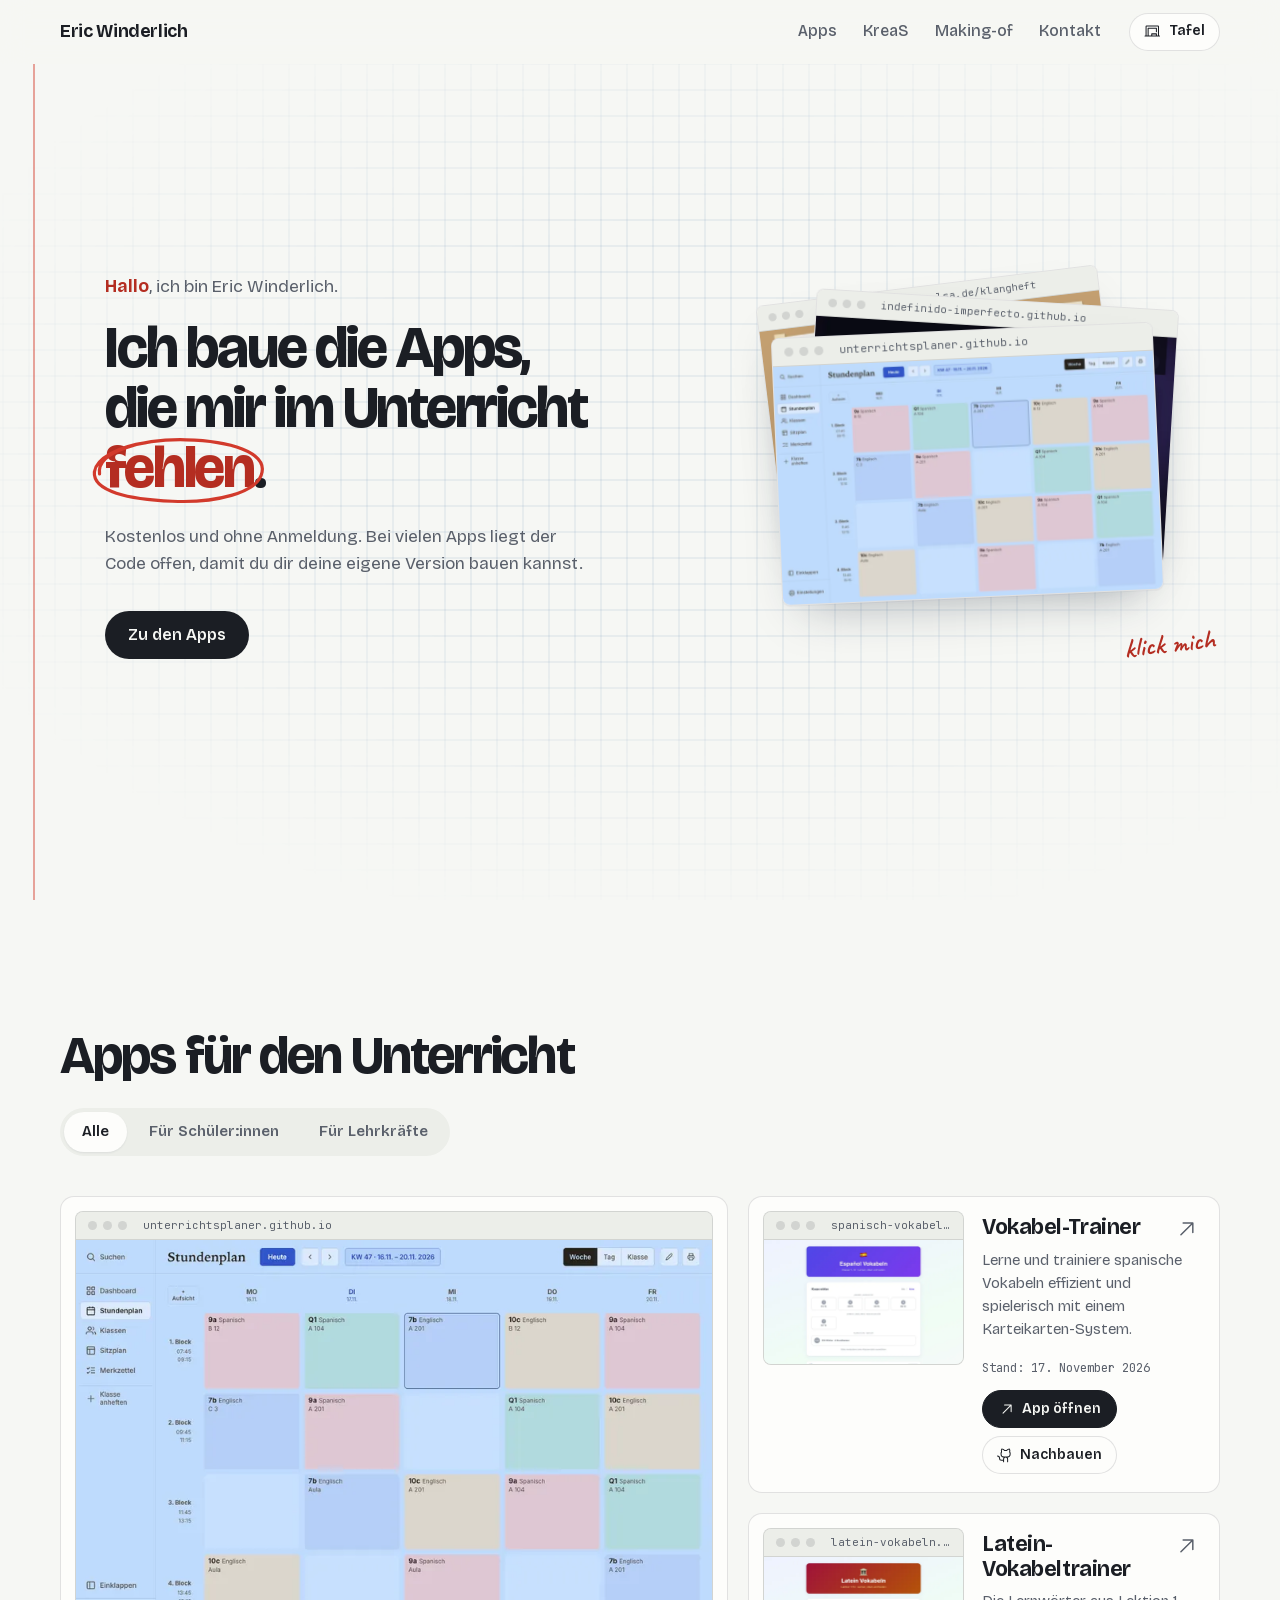
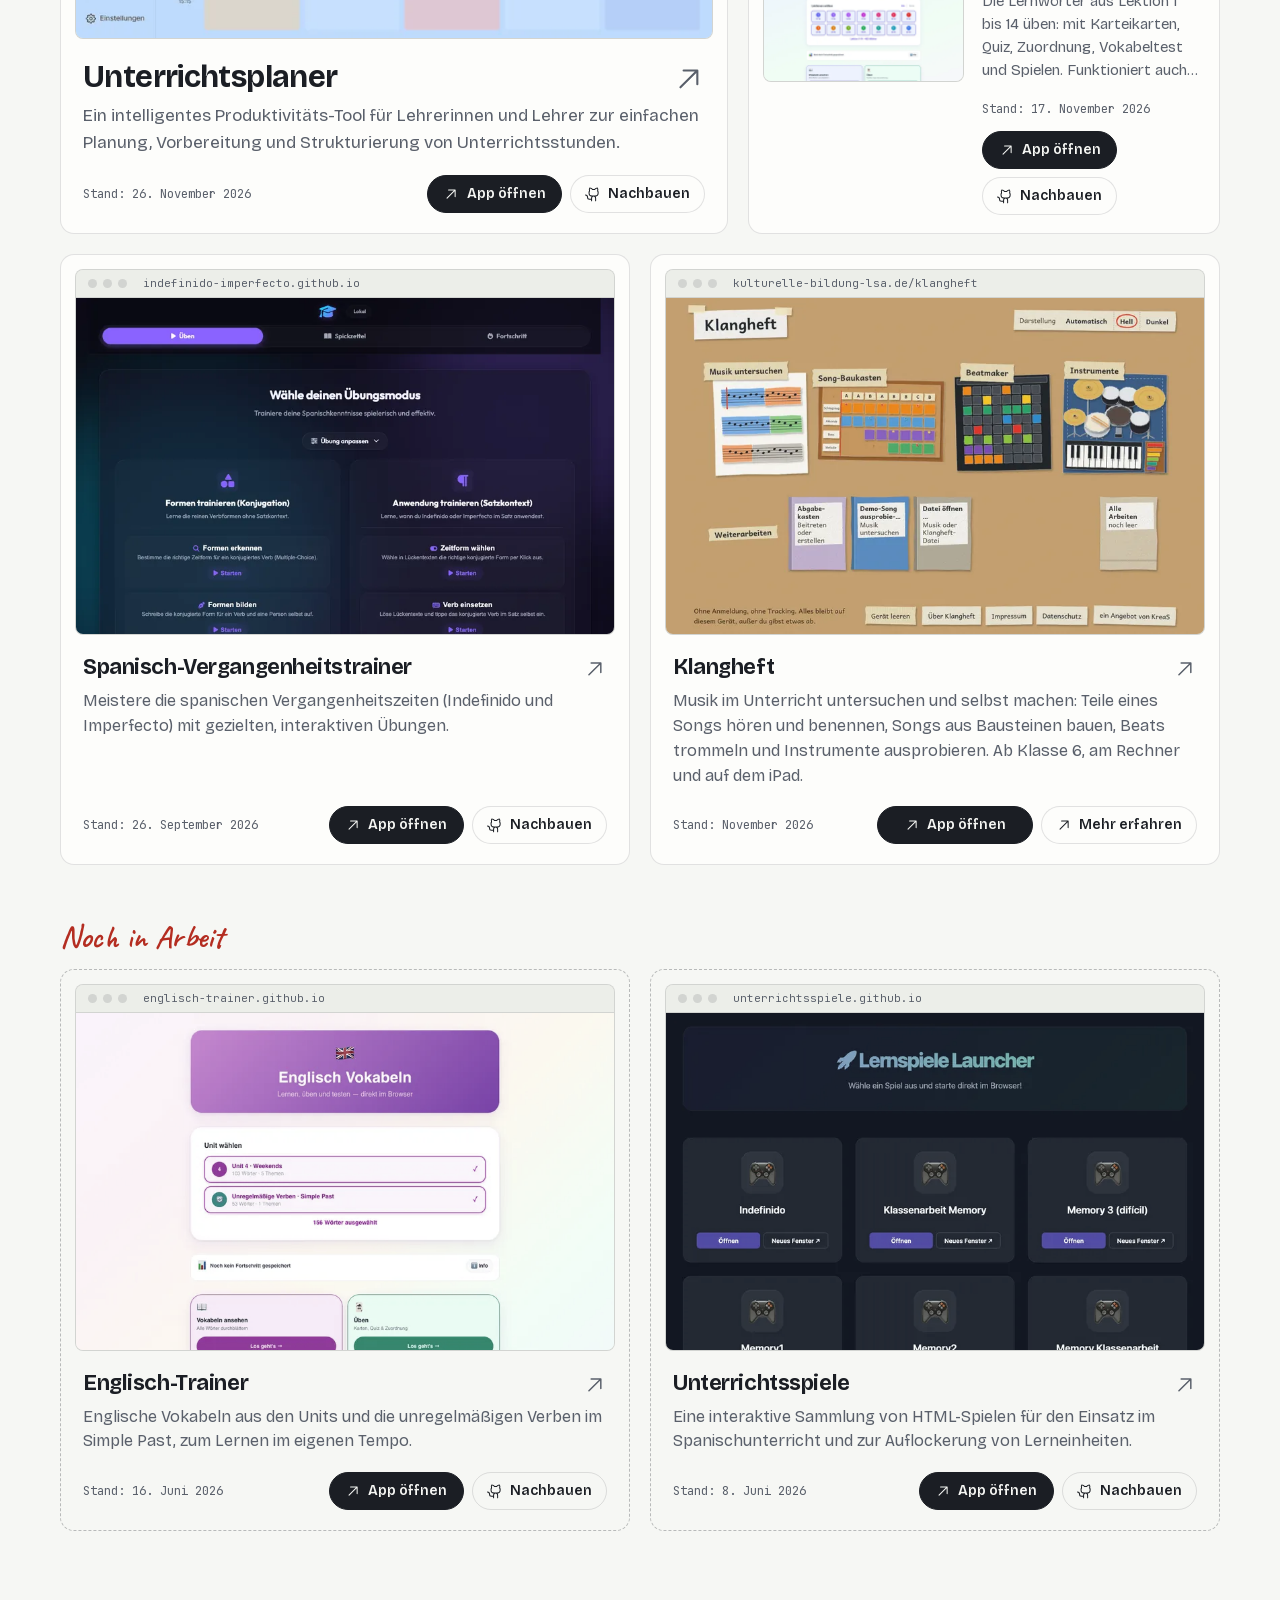
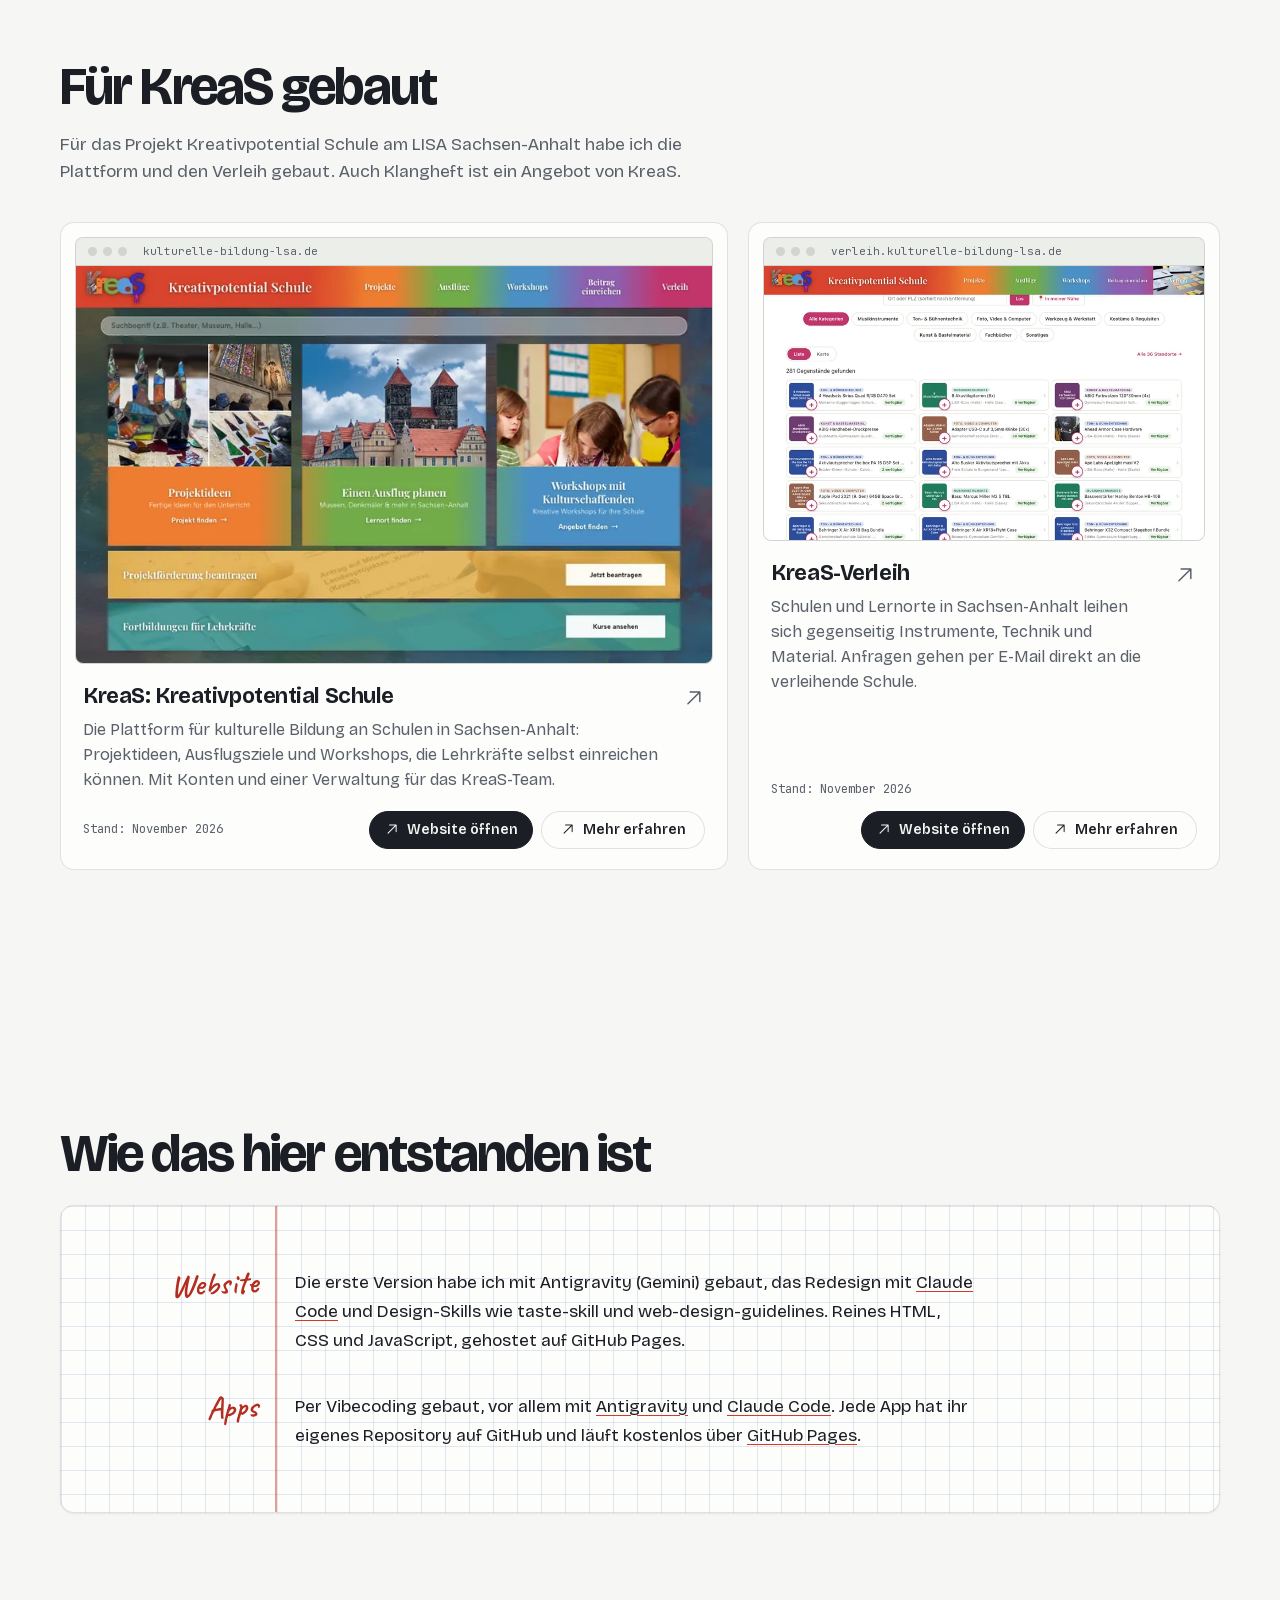
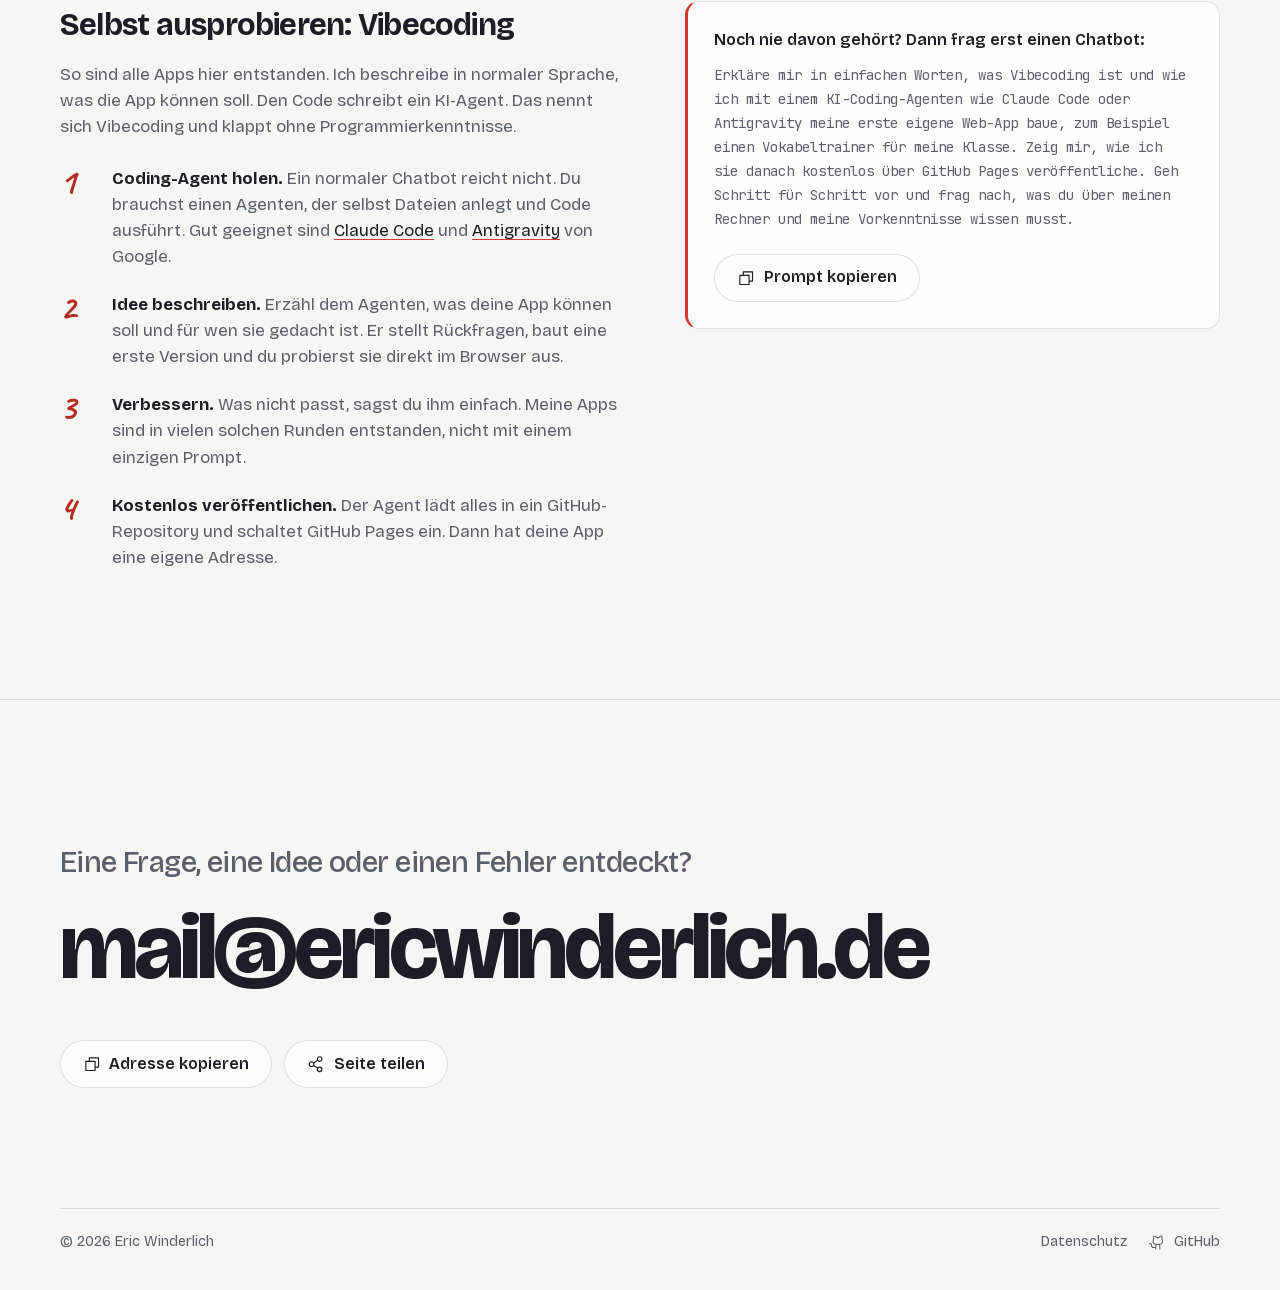
<file: index.html>
<!DOCTYPE html>
<html lang="de">
<head>
  <meta charset="UTF-8">
  <meta name="viewport" content="width=device-width, initial-scale=1.0">
  <title>Eric Winderlich | Apps für den Unterricht</title>
  <meta name="description" content="Lern-Apps für Spanisch und Englisch sowie ein Unterrichtsplaner für Lehrkräfte. Kostenlos und Open Source.">
  <meta name="theme-color" content="#f6f7f4">
  <meta property="og:type" content="website">
  <meta property="og:url" content="https://www.ericwinderlich.de/">
  <meta property="og:title" content="Eric Winderlich | Apps für den Unterricht">
  <meta property="og:description" content="Lern-Apps für Spanisch und Englisch sowie ein Unterrichtsplaner für Lehrkräfte. Kostenlos und Open Source.">
  <meta property="og:image" content="https://www.ericwinderlich.de/img/og.png">
  <link rel="icon" href="/img/favicon.svg" type="image/svg+xml">

  <link rel="preload" href="/fonts/bricolage-grotesque.woff2" as="font" type="font/woff2" crossorigin>
  <link rel="stylesheet" href="/fonts/fonts.css">
  <link rel="stylesheet" href="/style.css?v=57">

  <script>
    // Theme vor dem ersten Rendern setzen, damit nichts aufblitzt
    (function () {
      document.documentElement.classList.add('js');
      var t = null;
      try { t = localStorage.getItem('theme'); } catch (e) {}
      if (t === 'light' || t === 'dark') document.documentElement.dataset.theme = t;
    })();
  </script>
  <!-- Besucherzählung ohne Cookies (GoatCounter), siehe Datenschutz -->
  <script data-goatcounter="https://winderlich.goatcounter.com/count" async src="/js/count.js?v=1"></script>
</head>
<body data-page="home">
<svg xmlns="http://www.w3.org/2000/svg" style="display:none" aria-hidden="true">
  <symbol id="i-arrow-up-right" viewBox="0 0 256 256"><path d="M200,64V168a8,8,0,0,1-16,0V83.31L69.66,197.66a8,8,0,0,1-11.32-11.32L172.69,72H88a8,8,0,0,1,0-16H192A8,8,0,0,1,200,64Z"/></symbol>
  <symbol id="i-github-logo" viewBox="0 0 256 256"><path d="M208.31,75.68A59.78,59.78,0,0,0,202.93,28,8,8,0,0,0,196,24a59.75,59.75,0,0,0-48,24H124A59.75,59.75,0,0,0,76,24a8,8,0,0,0-6.93,4,59.78,59.78,0,0,0-5.38,47.68A58.14,58.14,0,0,0,56,104v8a56.06,56.06,0,0,0,48.44,55.47A39.8,39.8,0,0,0,96,192v8H72a24,24,0,0,1-24-24A40,40,0,0,0,8,136a8,8,0,0,0,0,16,24,24,0,0,1,24,24,40,40,0,0,0,40,40H96v16a8,8,0,0,0,16,0V192a24,24,0,0,1,48,0v40a8,8,0,0,0,16,0V192a39.8,39.8,0,0,0-8.44-24.53A56.06,56.06,0,0,0,216,112v-8A58.14,58.14,0,0,0,208.31,75.68ZM200,112a40,40,0,0,1-40,40H112a40,40,0,0,1-40-40v-8a41.74,41.74,0,0,1,6.9-22.48A8,8,0,0,0,80,73.83a43.81,43.81,0,0,1,.79-33.58,43.88,43.88,0,0,1,32.32,20.06A8,8,0,0,0,119.82,64h32.35a8,8,0,0,0,6.74-3.69,43.87,43.87,0,0,1,32.32-20.06A43.81,43.81,0,0,1,192,73.83a8.09,8.09,0,0,0,1,7.65A41.72,41.72,0,0,1,200,104Z"/></symbol>
  <symbol id="i-play" viewBox="0 0 256 256"><path d="M240,128a15.74,15.74,0,0,1-7.6,13.51L88.32,229.65a16,16,0,0,1-16.2.3A15.86,15.86,0,0,1,64,216.13V39.87a15.86,15.86,0,0,1,8.12-13.82,16,16,0,0,1,16.2.3L232.4,114.49A15.74,15.74,0,0,1,240,128Z"/></symbol>
  <symbol id="i-pause" viewBox="0 0 256 256"><path d="M216,48V208a16,16,0,0,1-16,16H160a16,16,0,0,1-16-16V48a16,16,0,0,1,16-16h40A16,16,0,0,1,216,48ZM96,32H56A16,16,0,0,0,40,48V208a16,16,0,0,0,16,16H96a16,16,0,0,0,16-16V48A16,16,0,0,0,96,32Z"/></symbol>
  <symbol id="i-skip-back" viewBox="0 0 256 256"><path d="M208,47.88V208.12a16,16,0,0,1-24.43,13.43L64,146.77V216a8,8,0,0,1-16,0V40a8,8,0,0,1,16,0v69.23L183.57,34.45A15.95,15.95,0,0,1,208,47.88Z"/></symbol>
  <symbol id="i-skip-forward" viewBox="0 0 256 256"><path d="M208,40V216a8,8,0,0,1-16,0V146.77L72.43,221.55A15.95,15.95,0,0,1,48,208.12V47.88A15.95,15.95,0,0,1,72.43,34.45L192,109.23V40a8,8,0,0,1,16,0Z"/></symbol>
  <symbol id="i-spotify-logo" viewBox="0 0 256 256"><path d="M128,24A104,104,0,1,0,232,128,104.11,104.11,0,0,0,128,24Zm0,192a88,88,0,1,1,88-88A88.1,88.1,0,0,1,128,216Zm31.07-46.26a8,8,0,0,1-10.81,3.33,42.79,42.79,0,0,0-40.52,0,8,8,0,0,1-7.48-14.14,59.33,59.33,0,0,1,55.48,0A8,8,0,0,1,159.07,169.74Zm32-56a8,8,0,0,1-10.83,3.29,110.62,110.62,0,0,0-104.46,0,8,8,0,0,1-7.54-14.12,126.67,126.67,0,0,1,119.54,0A8,8,0,0,1,191.06,113.76Zm-16,28a8,8,0,0,1-10.82,3.3,77,77,0,0,0-72.48,0,8,8,0,0,1-7.52-14.12,93,93,0,0,1,87.52,0A8,8,0,0,1,175.06,141.76Z"/></symbol>
  <symbol id="i-music-notes" viewBox="0 0 256 256"><path d="M212.92,17.69a8,8,0,0,0-6.86-1.45l-128,32A8,8,0,0,0,72,56V166.08A36,36,0,1,0,88,196V110.25l112-28v51.83A36,36,0,1,0,216,164V24A8,8,0,0,0,212.92,17.69ZM52,216a20,20,0,1,1,20-20A20,20,0,0,1,52,216ZM88,93.75V62.25l112-28v31.5ZM180,184a20,20,0,1,1,20-20A20,20,0,0,1,180,184Z"/></symbol>
  <symbol id="i-youtube-logo" viewBox="0 0 256 256"><path d="M164.44,121.34l-48-32A8,8,0,0,0,104,96v64a8,8,0,0,0,12.44,6.66l48-32a8,8,0,0,0,0-13.32ZM120,145.05V111l25.58,17ZM234.33,69.52a24,24,0,0,0-14.49-16.4C185.56,39.88,131,40,128,40s-57.56-.12-91.84,13.12a24,24,0,0,0-14.49,16.4C19.08,79.5,16,97.74,16,128s3.08,48.5,5.67,58.48a24,24,0,0,0,14.49,16.41C69,215.56,120.4,216,127.34,216h1.32c6.94,0,58.37-.44,91.18-13.11a24,24,0,0,0,14.49-16.41c2.59-10,5.67-28.22,5.67-58.48S236.92,79.5,234.33,69.52Zm-15.49,113a8,8,0,0,1-4.77,5.49c-31.65,12.22-85.48,12-86,12H128c-.54,0-54.33.2-86-12a8,8,0,0,1-4.77-5.49C34.8,173.39,32,156.57,32,128s2.8-45.39,5.16-54.47A8,8,0,0,1,41.93,68c30.52-11.79,81.66-12,85.85-12h.27c.54,0,54.38-.18,86,12a8,8,0,0,1,4.77,5.49C221.2,82.61,224,99.43,224,128S221.2,173.39,218.84,182.47Z"/></symbol>
  <symbol id="i-copy" viewBox="0 0 256 256"><path d="M216,32H88a8,8,0,0,0-8,8V80H40a8,8,0,0,0-8,8V216a8,8,0,0,0,8,8H168a8,8,0,0,0,8-8V176h40a8,8,0,0,0,8-8V40A8,8,0,0,0,216,32ZM160,208H48V96H160Zm48-48H176V88a8,8,0,0,0-8-8H96V48H208Z"/></symbol>
  <symbol id="i-share-network" viewBox="0 0 256 256"><path d="M176,160a39.89,39.89,0,0,0-28.62,12.09l-46.1-29.63a39.8,39.8,0,0,0,0-28.92l46.1-29.63a40,40,0,1,0-8.66-13.45l-46.1,29.63a40,40,0,1,0,0,55.82l46.1,29.63A40,40,0,1,0,176,160Zm0-128a24,24,0,1,1-24,24A24,24,0,0,1,176,32ZM64,152a24,24,0,1,1,24-24A24,24,0,0,1,64,152Zm112,72a24,24,0,1,1,24-24A24,24,0,0,1,176,224Z"/></symbol>
  <symbol id="i-envelope-simple" viewBox="0 0 256 256"><path d="M224,48H32a8,8,0,0,0-8,8V192a16,16,0,0,0,16,16H216a16,16,0,0,0,16-16V56A8,8,0,0,0,224,48ZM203.43,64,128,133.15,52.57,64ZM216,192H40V74.19l82.59,75.71a8,8,0,0,0,10.82,0L216,74.19V192Z"/></symbol>
  <symbol id="i-check" viewBox="0 0 256 256"><path d="M229.66,77.66l-128,128a8,8,0,0,1-11.32,0l-56-56a8,8,0,0,1,11.32-11.32L96,188.69,218.34,66.34a8,8,0,0,1,11.32,11.32Z"/></symbol>
  <symbol id="i-chalkboard" viewBox="0 0 256 256"><path d="M240,192h-8V56a16,16,0,0,0-16-16H40A16,16,0,0,0,24,56V192H16a8,8,0,0,0,0,16H240a8,8,0,0,0,0-16ZM40,56H216V192H200V168a8,8,0,0,0-8-8H120a8,8,0,0,0-8,8v24H72V88H184v48a8,8,0,0,0,16,0V80a8,8,0,0,0-8-8H64a8,8,0,0,0-8,8V192H40ZM184,192H128V176h56Z"/></symbol>
  <symbol id="i-notebook" viewBox="0 0 256 256"><path d="M184,112a8,8,0,0,1-8,8H112a8,8,0,0,1,0-16h64A8,8,0,0,1,184,112Zm-8,24H112a8,8,0,0,0,0,16h64a8,8,0,0,0,0-16Zm48-88V208a16,16,0,0,1-16,16H48a16,16,0,0,1-16-16V48A16,16,0,0,1,48,32H208A16,16,0,0,1,224,48ZM48,208H72V48H48Zm160,0V48H88V208H208Z"/></symbol>
  <symbol id="i-x" viewBox="0 0 256 256"><path d="M205.66,194.34a8,8,0,0,1-11.32,11.32L128,139.31,61.66,205.66a8,8,0,0,1-11.32-11.32L116.69,128,50.34,61.66A8,8,0,0,1,61.66,50.34L128,116.69l66.34-66.35a8,8,0,0,1,11.32,11.32L139.31,128Z"/></symbol>

  <symbol id="i-calendar-blank" viewBox="0 0 256 256"><path d="M208,32H184V24a8,8,0,0,0-16,0v8H88V24a8,8,0,0,0-16,0v8H48A16,16,0,0,0,32,48V208a16,16,0,0,0,16,16H208a16,16,0,0,0,16-16V48A16,16,0,0,0,208,32ZM72,48v8a8,8,0,0,0,16,0V48h80v8a8,8,0,0,0,16,0V48h24V80H48V48ZM208,208H48V96H208V208Z"/></symbol>
  <symbol id="i-chart-bar" viewBox="0 0 256 256"><path d="M224,200h-8V40a8,8,0,0,0-8-8H152a8,8,0,0,0-8,8V80H96a8,8,0,0,0-8,8v40H48a8,8,0,0,0-8,8v64H32a8,8,0,0,0,0,16H224a8,8,0,0,0,0-16ZM160,48h40V200H160ZM104,96h40V200H104ZM56,144H88v56H56Z"/></symbol>
  <symbol id="i-armchair" viewBox="0 0 256 256"><path d="M216,88.8V72a40,40,0,0,0-40-40H80A40,40,0,0,0,40,72V88.8a40,40,0,0,0,0,78.4V200a16,16,0,0,0,16,16H200a16,16,0,0,0,16-16V167.2a40,40,0,0,0,0-78.4ZM80,48h96a24,24,0,0,1,24,24V88.8A40.07,40.07,0,0,0,168,128H88A40.07,40.07,0,0,0,56,88.8V72A24,24,0,0,1,80,48ZM208.39,152H208a8,8,0,0,0-8,8v40H56V160a8,8,0,0,0-8-8h-.39A24,24,0,1,1,72,128v40a8,8,0,0,0,16,0V144h80v24a8,8,0,0,0,16,0V128a24,24,0,1,1,24.39,24Z"/></symbol>
  <symbol id="i-lock-key" viewBox="0 0 256 256"><path d="M128,112a28,28,0,0,0-8,54.83V184a8,8,0,0,0,16,0V166.83A28,28,0,0,0,128,112Zm0,40a12,12,0,1,1,12-12A12,12,0,0,1,128,152Zm80-72H176V56a48,48,0,0,0-96,0V80H48A16,16,0,0,0,32,96V208a16,16,0,0,0,16,16H208a16,16,0,0,0,16-16V96A16,16,0,0,0,208,80ZM96,56a32,32,0,0,1,64,0V80H96ZM208,208H48V96H208V208Z"/></symbol>
  <symbol id="i-book-open" viewBox="0 0 256 256"><path d="M232,48H160a40,40,0,0,0-32,16A40,40,0,0,0,96,48H24a8,8,0,0,0-8,8V200a8,8,0,0,0,8,8H96a24,24,0,0,1,24,24,8,8,0,0,0,16,0,24,24,0,0,1,24-24h72a8,8,0,0,0,8-8V56A8,8,0,0,0,232,48ZM96,192H32V64H96a24,24,0,0,1,24,24V200A39.81,39.81,0,0,0,96,192Zm128,0H160a39.81,39.81,0,0,0-24,8V88a24,24,0,0,1,24-24h64Z"/></symbol>
  <symbol id="i-cards" viewBox="0 0 256 256"><path d="M184,72H40A16,16,0,0,0,24,88V200a16,16,0,0,0,16,16H184a16,16,0,0,0,16-16V88A16,16,0,0,0,184,72Zm0,128H40V88H184V200ZM232,56V176a8,8,0,0,1-16,0V56H64a8,8,0,0,1,0-16H216A16,16,0,0,1,232,56Z"/></symbol>
  <symbol id="i-game-controller" viewBox="0 0 256 256"><path d="M176,112H152a8,8,0,0,1,0-16h24a8,8,0,0,1,0,16ZM104,96H96V88a8,8,0,0,0-16,0v8H72a8,8,0,0,0,0,16h8v8a8,8,0,0,0,16,0v-8h8a8,8,0,0,0,0-16ZM241.48,200.65a36,36,0,0,1-54.94,4.81c-.12-.12-.24-.24-.35-.37L146.48,160h-37L69.81,205.09l-.35.37A36.08,36.08,0,0,1,44,216,36,36,0,0,1,8.56,173.75a.68.68,0,0,1,0-.14L24.93,89.52A59.88,59.88,0,0,1,83.89,40H172a60.08,60.08,0,0,1,59,49.25c0,.06,0,.12,0,.18l16.37,84.17a.68.68,0,0,1,0,.14A35.74,35.74,0,0,1,241.48,200.65ZM172,144a44,44,0,0,0,0-88H83.89A43.9,43.9,0,0,0,40.68,92.37l0,.13L24.3,176.59A20,20,0,0,0,58,194.3l41.92-47.59a8,8,0,0,1,6-2.71Zm59.7,32.59-8.74-45A60,60,0,0,1,172,160h-4.2L198,194.31a20.09,20.09,0,0,0,17.46,5.39,20,20,0,0,0,16.23-23.11Z"/></symbol>
  <symbol id="i-printer" viewBox="0 0 256 256"><path d="M214.67,72H200V40a8,8,0,0,0-8-8H64a8,8,0,0,0-8,8V72H41.33C27.36,72,16,82.77,16,96v80a8,8,0,0,0,8,8H56v32a8,8,0,0,0,8,8H192a8,8,0,0,0,8-8V184h32a8,8,0,0,0,8-8V96C240,82.77,228.64,72,214.67,72ZM72,48H184V72H72ZM184,208H72V160H184Zm40-40H200V152a8,8,0,0,0-8-8H64a8,8,0,0,0-8,8v16H32V96c0-4.41,4.19-8,9.33-8H214.67c5.14,0,9.33,3.59,9.33,8Zm-24-52a12,12,0,1,1-12-12A12,12,0,0,1,200,116Z"/></symbol>
  <symbol id="i-pencil-simple" viewBox="0 0 256 256"><path d="M227.31,73.37,182.63,28.68a16,16,0,0,0-22.63,0L36.69,152A15.86,15.86,0,0,0,32,163.31V208a16,16,0,0,0,16,16H92.69A15.86,15.86,0,0,0,104,219.31L227.31,96a16,16,0,0,0,0-22.63ZM92.69,208H48V163.31l88-88L180.69,120ZM192,108.68,147.31,64l24-24L216,84.68Z"/></symbol>
  <symbol id="i-text-aa" viewBox="0 0 256 256"><path d="M87.24,52.59a8,8,0,0,0-14.48,0l-64,136a8,8,0,1,0,14.48,6.81L39.9,160h80.2l16.66,35.4a8,8,0,1,0,14.48-6.81ZM47.43,144,80,74.79,112.57,144ZM200,96c-12.76,0-22.73,3.47-29.63,10.32a8,8,0,0,0,11.26,11.36c3.8-3.77,10-5.68,18.37-5.68,13.23,0,24,9,24,20v3.22A42.76,42.76,0,0,0,200,128c-22.06,0-40,16.15-40,36s17.94,36,40,36a42.73,42.73,0,0,0,24-7.25,8,8,0,0,0,16-.75V132C240,112.15,222.06,96,200,96Zm0,88c-13.23,0-24-9-24-20s10.77-20,24-20,24,9,24,20S213.23,184,200,184Z"/></symbol>
  <symbol id="i-lightbulb" viewBox="0 0 256 256"><path d="M176,232a8,8,0,0,1-8,8H88a8,8,0,0,1,0-16h80A8,8,0,0,1,176,232Zm40-128a87.55,87.55,0,0,1-33.64,69.21A16.24,16.24,0,0,0,176,186v6a16,16,0,0,1-16,16H96a16,16,0,0,1-16-16v-6a16,16,0,0,0-6.23-12.66A87.59,87.59,0,0,1,40,104.49C39.74,56.83,78.26,17.14,125.88,16A88,88,0,0,1,216,104Zm-16,0a72,72,0,0,0-73.74-72c-39,.92-70.47,33.39-70.26,72.39a71.65,71.65,0,0,0,27.64,56.3A32,32,0,0,1,96,186v6h64v-6a32.15,32.15,0,0,1,12.47-25.35A71.65,71.65,0,0,0,200,104Zm-16.11-9.34a57.6,57.6,0,0,0-46.56-46.55,8,8,0,0,0-2.66,15.78c16.57,2.79,30.63,16.85,33.44,33.45A8,8,0,0,0,176,104a9,9,0,0,0,1.35-.11A8,8,0,0,0,183.89,94.66Z"/></symbol>
  <symbol id="i-note" viewBox="0 0 256 256"><path d="M88,96a8,8,0,0,1,8-8h64a8,8,0,0,1,0,16H96A8,8,0,0,1,88,96Zm8,40h64a8,8,0,0,0,0-16H96a8,8,0,0,0,0,16Zm32,16H96a8,8,0,0,0,0,16h32a8,8,0,0,0,0-16ZM224,48V156.69A15.86,15.86,0,0,1,219.31,168L168,219.31A15.86,15.86,0,0,1,156.69,224H48a16,16,0,0,1-16-16V48A16,16,0,0,1,48,32H208A16,16,0,0,1,224,48ZM48,208H152V160a8,8,0,0,1,8-8h48V48H48Zm120-40v28.7L196.69,168Z"/></symbol>
  <symbol id="i-arrows-clockwise" viewBox="0 0 256 256"><path d="M224,48V96a8,8,0,0,1-8,8H168a8,8,0,0,1,0-16h28.69L182.06,73.37a79.56,79.56,0,0,0-56.13-23.43h-.45A79.52,79.52,0,0,0,69.59,72.71,8,8,0,0,1,58.41,61.27a96,96,0,0,1,135,.79L208,76.69V48a8,8,0,0,1,16,0ZM186.41,183.29a80,80,0,0,1-112.47-.66L59.31,168H88a8,8,0,0,0,0-16H40a8,8,0,0,0-8,8v48a8,8,0,0,0,16,0V179.31l14.63,14.63A95.43,95.43,0,0,0,130,222.06h.53a95.36,95.36,0,0,0,67.07-27.33,8,8,0,0,0-11.18-11.44Z"/></symbol>
  <symbol id="i-puzzle-piece" viewBox="0 0 256 256"><path d="M220.27,158.54a8,8,0,0,0-7.7-.46,20,20,0,1,1,0-36.16A8,8,0,0,0,224,114.69V72a16,16,0,0,0-16-16H171.78a35.36,35.36,0,0,0,.22-4,36.11,36.11,0,0,0-11.36-26.24,36,36,0,0,0-60.55,23.62,36.56,36.56,0,0,0,.14,6.62H64A16,16,0,0,0,48,72v32.22a35.36,35.36,0,0,0-4-.22,36.12,36.12,0,0,0-26.24,11.36,35.7,35.7,0,0,0-9.69,27,36.08,36.08,0,0,0,33.31,33.6,35.68,35.68,0,0,0,6.62-.14V208a16,16,0,0,0,16,16H208a16,16,0,0,0,16-16V165.31A8,8,0,0,0,220.27,158.54ZM208,208H64V165.31a8,8,0,0,0-11.43-7.23,20,20,0,1,1,0-36.16A8,8,0,0,0,64,114.69V72h46.69a8,8,0,0,0,7.23-11.43,20,20,0,1,1,36.16,0A8,8,0,0,0,161.31,72H208v32.23a35.68,35.68,0,0,0-6.62-.14A36,36,0,0,0,204,176a35.36,35.36,0,0,0,4-.22Z"/></symbol>
  <symbol id="i-cursor-click" viewBox="0 0 256 256"><path d="M88,24V16a8,8,0,0,1,16,0v8a8,8,0,0,1-16,0ZM16,104h8a8,8,0,0,0,0-16H16a8,8,0,0,0,0,16ZM124.42,39.16a8,8,0,0,0,10.74-3.58l8-16a8,8,0,0,0-14.31-7.16l-8,16A8,8,0,0,0,124.42,39.16Zm-96,81.69-16,8a8,8,0,0,0,7.16,14.31l16-8a8,8,0,1,0-7.16-14.31ZM219.31,184a16,16,0,0,1,0,22.63l-12.68,12.68a16,16,0,0,1-22.63,0L132.7,168,115,214.09c0,.1-.08.21-.13.32a15.83,15.83,0,0,1-14.6,9.59l-.79,0a15.83,15.83,0,0,1-14.41-11L32.8,52.92A16,16,0,0,1,52.92,32.8L213,85.07a16,16,0,0,1,1.41,29.8l-.32.13L168,132.69ZM208,195.31,156.69,144h0a16,16,0,0,1,4.93-26l.32-.14,45.95-17.64L48,48l52.2,159.86,17.65-46c0-.11.08-.22.13-.33a16,16,0,0,1,11.69-9.34,16.72,16.72,0,0,1,3-.28,16,16,0,0,1,11.3,4.69L195.31,208Z"/></symbol>
  <symbol id="i-projector-screen" viewBox="0 0 256 256"><path d="M232,64V48a16,16,0,0,0-16-16H40A16,16,0,0,0,24,48V64A16,16,0,0,0,40,80v96H32a8,8,0,0,0,0,16h88v17.38a24,24,0,1,0,16,0V192h88a8,8,0,0,0,0-16h-8V80A16,16,0,0,0,232,64ZM128,240a8,8,0,1,1,8-8A8,8,0,0,1,128,240ZM40,48H216V64H40ZM200,176H56V80H200Z"/></symbol>
  <symbol id="i-folder-plus" viewBox="0 0 256 256"><path d="M216,72H131.31L104,44.69A15.86,15.86,0,0,0,92.69,40H40A16,16,0,0,0,24,56V200.62A15.4,15.4,0,0,0,39.38,216H216.89A15.13,15.13,0,0,0,232,200.89V88A16,16,0,0,0,216,72ZM92.69,56l16,16H40V56ZM216,200H40V88H216Zm-88-88a8,8,0,0,1,8,8v16h16a8,8,0,0,1,0,16H136v16a8,8,0,0,1-16,0V152H104a8,8,0,0,1,0-16h16V120A8,8,0,0,1,128,112Z"/></symbol>
  <symbol id="i-user-circle-dashed" viewBox="0 0 256 256"><path d="M96.26,37A8,8,0,0,1,102,27.29a104.11,104.11,0,0,1,52,0,8,8,0,0,1-2,15.75,8.15,8.15,0,0,1-2-.26,88,88,0,0,0-44,0A8,8,0,0,1,96.26,37ZM33.35,110a8,8,0,0,0,9.85-5.57,87.88,87.88,0,0,1,22-38.09A8,8,0,0,0,53.8,55.14a103.92,103.92,0,0,0-26,45A8,8,0,0,0,33.35,110ZM150,213.22a88,88,0,0,1-44,0,8,8,0,0,0-4,15.49,104.11,104.11,0,0,0,52,0,8,8,0,0,0-4-15.49Zm62.8-108.77a8,8,0,0,0,15.42-4.28,104,104,0,0,0-26-45,8,8,0,1,0-11.41,11.21A88.14,88.14,0,0,1,212.79,104.45Zm15.44,51.39a103.68,103.68,0,0,1-30.68,49.47A8,8,0,0,1,185.07,203a64,64,0,0,0-114.14,0,8,8,0,0,1-12.48,2.32,103.74,103.74,0,0,1-30.68-49.49,8,8,0,0,1,15.42-4.27,87.58,87.58,0,0,0,19,34.88,79.57,79.57,0,0,1,36.1-28.77,48,48,0,1,1,59.38,0,79.57,79.57,0,0,1,36.1,28.77,87.58,87.58,0,0,0,19-34.88,8,8,0,1,1,15.42,4.28ZM128,152a32,32,0,1,0-32-32A32,32,0,0,0,128,152Z"/></symbol>
  <symbol id="i-user-circle" viewBox="0 0 256 256"><path d="M128,24A104,104,0,1,0,232,128,104.11,104.11,0,0,0,128,24ZM74.08,197.5a64,64,0,0,1,107.84,0,87.83,87.83,0,0,1-107.84,0ZM96,120a32,32,0,1,1,32,32A32,32,0,0,1,96,120Zm97.76,66.41a79.66,79.66,0,0,0-36.06-28.75,48,48,0,1,0-59.4,0,79.66,79.66,0,0,0-36.06,28.75,88,88,0,1,1,131.52,0Z"/></symbol>
  <symbol id="i-eye-slash" viewBox="0 0 256 256"><path d="M53.92,34.62A8,8,0,1,0,42.08,45.38L61.32,66.55C25,88.84,9.38,123.2,8.69,124.76a8,8,0,0,0,0,6.5c.35.79,8.82,19.57,27.65,38.4C61.43,194.74,93.12,208,128,208a127.11,127.11,0,0,0,52.07-10.83l22,24.21a8,8,0,1,0,11.84-10.76Zm47.33,75.84,41.67,45.85a32,32,0,0,1-41.67-45.85ZM128,192c-30.78,0-57.67-11.19-79.93-33.25A133.16,133.16,0,0,1,25,128c4.69-8.79,19.66-33.39,47.35-49.38l18,19.75a48,48,0,0,0,63.66,70l14.73,16.2A112,112,0,0,1,128,192Zm6-95.43a8,8,0,0,1,3-15.72,48.16,48.16,0,0,1,38.77,42.64,8,8,0,0,1-7.22,8.71,6.39,6.39,0,0,1-.75,0,8,8,0,0,1-8-7.26A32.09,32.09,0,0,0,134,96.57Zm113.28,34.69c-.42.94-10.55,23.37-33.36,43.8a8,8,0,1,1-10.67-11.92A132.77,132.77,0,0,0,231.05,128a133.15,133.15,0,0,0-23.12-30.77C185.67,75.19,158.78,64,128,64a118.37,118.37,0,0,0-19.36,1.57A8,8,0,1,1,106,49.79,134,134,0,0,1,128,48c34.88,0,66.57,13.26,91.66,38.35,18.83,18.83,27.3,37.62,27.65,38.41A8,8,0,0,1,247.31,131.26Z"/></symbol>
  <symbol id="i-laptop" viewBox="0 0 256 256"><path d="M232,168h-8V72a24,24,0,0,0-24-24H56A24,24,0,0,0,32,72v96H24a8,8,0,0,0-8,8v16a24,24,0,0,0,24,24H216a24,24,0,0,0,24-24V176A8,8,0,0,0,232,168ZM48,72a8,8,0,0,1,8-8H200a8,8,0,0,1,8,8v96H48ZM224,192a8,8,0,0,1-8,8H40a8,8,0,0,1-8-8v-8H224ZM152,88a8,8,0,0,1-8,8H112a8,8,0,0,1,0-16h32A8,8,0,0,1,152,88Z"/></symbol>
  <symbol id="i-prohibit" viewBox="0 0 256 256"><path d="M128,24A104,104,0,1,0,232,128,104.11,104.11,0,0,0,128,24Zm88,104a87.56,87.56,0,0,1-20.41,56.28L71.72,60.4A88,88,0,0,1,216,128ZM40,128A87.56,87.56,0,0,1,60.41,71.72L184.28,195.6A88,88,0,0,1,40,128Z"/></symbol>
  <symbol id="i-play-circle" viewBox="0 0 256 256"><path d="M128,24A104,104,0,1,0,232,128,104.11,104.11,0,0,0,128,24Zm0,192a88,88,0,1,1,88-88A88.1,88.1,0,0,1,128,216Zm48.24-94.78-64-40A8,8,0,0,0,100,88v80a8,8,0,0,0,12.24,6.78l64-40a8,8,0,0,0,0-13.56ZM116,153.57V102.43L156.91,128Z"/></symbol>
  <symbol id="i-arrows-out" viewBox="0 0 256 256"><path d="M216,48V96a8,8,0,0,1-16,0V67.31l-42.34,42.35a8,8,0,0,1-11.32-11.32L188.69,56H160a8,8,0,0,1,0-16h48A8,8,0,0,1,216,48ZM98.34,146.34,56,188.69V160a8,8,0,0,0-16,0v48a8,8,0,0,0,8,8H96a8,8,0,0,0,0-16H67.31l42.35-42.34a8,8,0,0,0-11.32-11.32ZM208,152a8,8,0,0,0-8,8v28.69l-42.34-42.35a8,8,0,0,0-11.32,11.32L188.69,200H160a8,8,0,0,0,0,16h48a8,8,0,0,0,8-8V160A8,8,0,0,0,208,152ZM67.31,56H96a8,8,0,0,0,0-16H48a8,8,0,0,0-8,8V96a8,8,0,0,0,16,0V67.31l42.34,42.35a8,8,0,0,0,11.32-11.32Z"/></symbol>
  <symbol id="i-git-fork" viewBox="0 0 256 256"><path d="M224,64a32,32,0,1,0-40,31v17a8,8,0,0,1-8,8H80a8,8,0,0,1-8-8V95a32,32,0,1,0-16,0v17a24,24,0,0,0,24,24h40v25a32,32,0,1,0,16,0V136h40a24,24,0,0,0,24-24V95A32.06,32.06,0,0,0,224,64ZM48,64A16,16,0,1,1,64,80,16,16,0,0,1,48,64Zm96,128a16,16,0,1,1-16-16A16,16,0,0,1,144,192ZM192,80a16,16,0,1,1,16-16A16,16,0,0,1,192,80Z"/></symbol>
  <symbol id="i-sparkle" viewBox="0 0 256 256"><path d="M197.58,129.06,146,110l-19-51.62a15.92,15.92,0,0,0-29.88,0L78,110l-51.62,19a15.92,15.92,0,0,0,0,29.88L78,178l19,51.62a15.92,15.92,0,0,0,29.88,0L146,178l51.62-19a15.92,15.92,0,0,0,0-29.88ZM137,164.22a8,8,0,0,0-4.74,4.74L112,223.85,91.78,169A8,8,0,0,0,87,164.22L32.15,144,87,123.78A8,8,0,0,0,91.78,119L112,64.15,132.22,119a8,8,0,0,0,4.74,4.74L191.85,144ZM144,40a8,8,0,0,1,8-8h16V16a8,8,0,0,1,16,0V32h16a8,8,0,0,1,0,16H184V64a8,8,0,0,1-16,0V48H152A8,8,0,0,1,144,40ZM248,88a8,8,0,0,1-8,8h-8v8a8,8,0,0,1-16,0V96h-8a8,8,0,0,1,0-16h8V72a8,8,0,0,1,16,0v8h8A8,8,0,0,1,248,88Z"/></symbol>
</svg>

  <a class="skip-link" href="#apps">Zum Inhalt springen</a>

  <header class="nav" id="nav">
    <div class="nav-inner">
      <a class="nav-brand" href="#top" aria-label="Eric Winderlich, zum Seitenanfang">
        <span class="nav-brand-full" translate="no">Eric Winderlich</span>
        <span class="nav-brand-short" aria-hidden="true">EW</span>
      </a>
      <nav class="nav-links" aria-label="Hauptnavigation">
        <a href="#apps">Apps</a>
        <a href="#kreas">KreaS</a>
        <a class="nav-optional" href="#making-of">Making-of</a>
        <a href="#kontakt">Kontakt</a>
      </nav>
      <button class="theme-toggle" id="theme-toggle" type="button" aria-label="Tafel-Modus einschalten">
        <svg class="icon icon-board" aria-hidden="true"><use href="#i-chalkboard"/></svg>
        <svg class="icon icon-notebook" aria-hidden="true"><use href="#i-notebook"/></svg>
        <span class="theme-toggle-label">Tafel</span>
      </button>
    </div>
  </header>

  <main id="top">

    <!-- HERO -->
    <section class="hero" aria-labelledby="hero-title">
      <canvas class="hero-grid" id="hero-grid" aria-hidden="true"></canvas>
      <div class="hero-margin" aria-hidden="true"></div>

      <div class="container hero-inner">
        <div class="hero-copy">
          <p class="hero-hello"><span class="hello-word" id="hello-word">Hallo</span>, ich bin Eric Winderlich.</p>
          <h1 class="hero-title" id="hero-title">
            <span class="line"><span>Ich baue die Apps,</span></span>
            <span class="line"><span>die mir im Unterricht</span></span>
            <span class="line"><span><span class="circled">fehlen<svg class="pen-circle" viewBox="0 0 220 80" preserveAspectRatio="none" aria-hidden="true"><path pathLength="1" d="M18 44 C 14 20, 70 8, 118 9 C 170 10, 210 22, 206 42 C 202 64, 150 74, 102 72 C 52 70, 10 62, 12 42 C 14 28, 40 16, 72 12"/></svg></span>.</span></span>
          </h1>
          <p class="hero-sub">Kostenlos und ohne Anmeldung. Bei vielen Apps liegt der Code offen, damit du dir deine eigene Version bauen kannst.</p>
          <div class="hero-cta">
            <a class="btn btn-primary" href="#apps">Zu den Apps</a>
          </div>
        </div>

        <div class="hero-visual">
          <button class="stack" id="hero-stack" type="button" aria-label="Nächsten App-Screenshot nach vorne holen">
            <span class="stack-card" data-pos="0">
              <span class="frame-bar" aria-hidden="true"><i></i><i></i><i></i><span>unterrichtsplaner.github.io</span></span>
              <img src="/img/apps/unterrichtsplaner-800.webp" srcset="/img/apps/unterrichtsplaner-800.webp 800w, /img/apps/unterrichtsplaner.webp 1280w" sizes="(max-width: 960px) 90vw, 560px" fetchpriority="high" width="1280" height="800" alt="Screenshot des Unterrichtsplaners mit Wochen-Stundenplan">
            </span>
            <span class="stack-card" data-pos="1">
              <span class="frame-bar" aria-hidden="true"><i></i><i></i><i></i><span>indefinido-imperfecto.github.io</span></span>
              <img src="/img/apps/vergangenheitstrainer-spanisch-800.webp" srcset="/img/apps/vergangenheitstrainer-spanisch-800.webp 800w, /img/apps/vergangenheitstrainer-spanisch.webp 1280w" sizes="(max-width: 960px) 90vw, 560px" width="1280" height="800" alt="Screenshot des Spanisch-Vergangenheitstrainers mit Übungsmodi">
            </span>
            <span class="stack-card" data-pos="2">
              <span class="frame-bar" aria-hidden="true"><i></i><i></i><i></i><span>kulturelle-bildung-lsa.de/klangheft</span></span>
              <img src="/img/apps/klangheft-800.webp" srcset="/img/apps/klangheft-800.webp 800w, /img/apps/klangheft.webp 1280w" sizes="(max-width: 960px) 90vw, 560px" width="1280" height="800" alt="Screenshot von Klangheft mit den vier Werkzeugen auf dem Korktisch">
            </span>
          </button>
          <p class="stack-note" aria-hidden="true">klick mich</p>
        </div>
      </div>
    </section>

    <!-- APPS -->
    <section class="apps" id="apps" aria-labelledby="apps-title">
      <div class="container">
        <h2 class="section-title reveal" id="apps-title">Apps für den Unterricht</h2>
        <div class="tabs reveal" role="tablist" aria-label="Apps filtern">
          <button class="tab" role="tab" aria-controls="apps-grid" aria-selected="true" data-audience="all">Alle</button>
          <button class="tab" role="tab" aria-controls="apps-grid" aria-selected="false" data-audience="schueler"><span class="tab-long">Für </span>Schüler:innen</button>
          <button class="tab" role="tab" aria-controls="apps-grid" aria-selected="false" data-audience="lehrkraefte"><span class="tab-long">Für </span>Lehrkräfte</button>
        </div>

        <div class="bento" id="apps-grid" role="tabpanel" aria-live="polite" aria-busy="true">
          <div class="app-card skeleton slot-feature"></div>
          <div class="app-card skeleton slot-side"></div>
          <div class="app-card skeleton slot-side"></div>
        </div>
      </div>
    </section>

    <!-- KREAS -->
    <section class="apps kreas" id="kreas" aria-labelledby="kreas-title">
      <div class="container">
        <h2 class="section-title reveal" id="kreas-title">Für KreaS gebaut</h2>
        <p class="section-lead reveal">Für das Projekt Kreativpotential Schule am LISA Sachsen-Anhalt habe ich die Plattform und den Verleih gebaut. Auch Klangheft ist ein Angebot von KreaS.</p>
        <div class="bento" id="kreas-grid" aria-live="polite"></div>
      </div>
    </section>

    <!-- MAKING-OF -->
    <section class="making" id="making-of" aria-labelledby="making-title">
      <div class="container">
        <h2 class="section-title reveal" id="making-title">Wie das hier entstanden ist</h2>

        <div class="page reveal">
          <div class="page-row">
            <p class="page-margin">Website</p>
            <p>Die erste Version habe ich mit Antigravity (Gemini) gebaut, das Redesign mit <a href="https://code.claude.com/docs/de/desktop" target="_blank" rel="noopener">Claude Code</a> und Design-Skills wie taste-skill und web-design-guidelines. Reines HTML, CSS und JavaScript, gehostet auf GitHub Pages.</p>
          </div>
          <div class="page-row">
            <p class="page-margin">Apps</p>
            <p>Per Vibecoding gebaut, vor allem mit <a href="https://antigravity.google/" target="_blank" rel="noopener">Antigravity</a> und <a href="https://code.claude.com/docs/de/desktop" target="_blank" rel="noopener">Claude Code</a>. Jede App hat ihr eigenes Repository auf GitHub und läuft kostenlos über <a href="https://pages.github.com/" target="_blank" rel="noopener">GitHub Pages</a>.</p>
          </div>
        </div>

        <div class="diy">
          <div class="diy-steps reveal">
            <h3>Selbst ausprobieren: Vibecoding</h3>
            <p class="diy-lead">So sind alle Apps hier entstanden. Ich beschreibe in normaler Sprache, was die App können soll. Den Code schreibt ein KI-Agent. Das nennt sich Vibecoding und klappt ohne Programmierkenntnisse.</p>
            <ol>
              <li><span><strong>Coding-Agent holen.</strong> Ein normaler Chatbot reicht nicht. Du brauchst einen Agenten, der selbst Dateien anlegt und Code ausführt. Gut geeignet sind <a href="https://code.claude.com/docs/de/desktop" target="_blank" rel="noopener">Claude Code</a> und <a href="https://antigravity.google/" target="_blank" rel="noopener">Antigravity</a> von Google.</span></li>
              <li><span><strong>Idee beschreiben.</strong> Erzähl dem Agenten, was deine App können soll und für wen sie gedacht ist. Er stellt Rückfragen, baut eine erste Version und du probierst sie direkt im Browser aus.</span></li>
              <li><span><strong>Verbessern.</strong> Was nicht passt, sagst du ihm einfach. Meine Apps sind in vielen solchen Runden entstanden, nicht mit einem einzigen Prompt.</span></li>
              <li><span><strong>Kostenlos veröffentlichen.</strong> Der Agent lädt alles in ein GitHub-Repository und schaltet GitHub Pages ein. Dann hat deine App eine eigene Adresse.</span></li>
            </ol>
          </div>
          <div class="prompt reveal">
            <p class="prompt-label">Noch nie davon gehört? Dann frag erst einen Chatbot:</p>
            <p class="prompt-text" id="prompt-text">Erkläre mir in einfachen Worten, was Vibecoding ist und wie ich mit einem KI-Coding-Agenten wie Claude Code oder Antigravity meine erste eigene Web-App baue, zum Beispiel einen Vokabeltrainer für meine Klasse. Zeig mir, wie ich sie danach kostenlos über GitHub Pages veröffentliche. Geh Schritt für Schritt vor und frag nach, was du über meinen Rechner und meine Vorkenntnisse wissen musst.</p>
            <button class="btn btn-secondary" id="prompt-copy" type="button">
              <svg class="icon" aria-hidden="true"><use href="#i-copy"/></svg>
              Prompt kopieren
            </button>
          </div>
        </div>
      </div>
    </section>
  </main>

  <!-- KONTAKT -->
  <footer class="contact" id="kontakt" aria-labelledby="contact-title">
    <div class="container">
      <h2 class="contact-title reveal" id="contact-title">Eine Frage, eine Idee oder einen Fehler entdeckt?</h2>
      <a class="contact-mail reveal" translate="no" href="mailto:mail@ericwinderlich.de">mail@ericwinderlich.de</a>
      <div class="contact-actions reveal">
        <button class="btn btn-secondary" id="mail-copy" type="button">
          <svg class="icon" aria-hidden="true"><use href="#i-copy"/></svg>
          Adresse kopieren
        </button>
        <button class="btn btn-secondary" id="share-btn" type="button">
          <svg class="icon" aria-hidden="true"><use href="#i-share-network"/></svg>
          Seite teilen
        </button>
      </div>

      <div class="footer-bottom">
        <span>© 2026 Eric Winderlich</span>
        <nav class="footer-links" aria-label="Rechtliches und Links">
          <a class="footer-link" href="/datenschutz.html">Datenschutz</a>
          <a class="footer-link" href="https://github.com/ericwinderlich" target="_blank" rel="noopener">
            <svg class="icon" aria-hidden="true"><use href="#i-github-logo"/></svg>
            GitHub
          </a>
        </nav>
      </div>
    </div>
  </footer>

  <div class="toast" id="toast" role="status" aria-live="polite"></div>

  <script src="/app.js?v=57"></script>
</body>
</html>
</file>
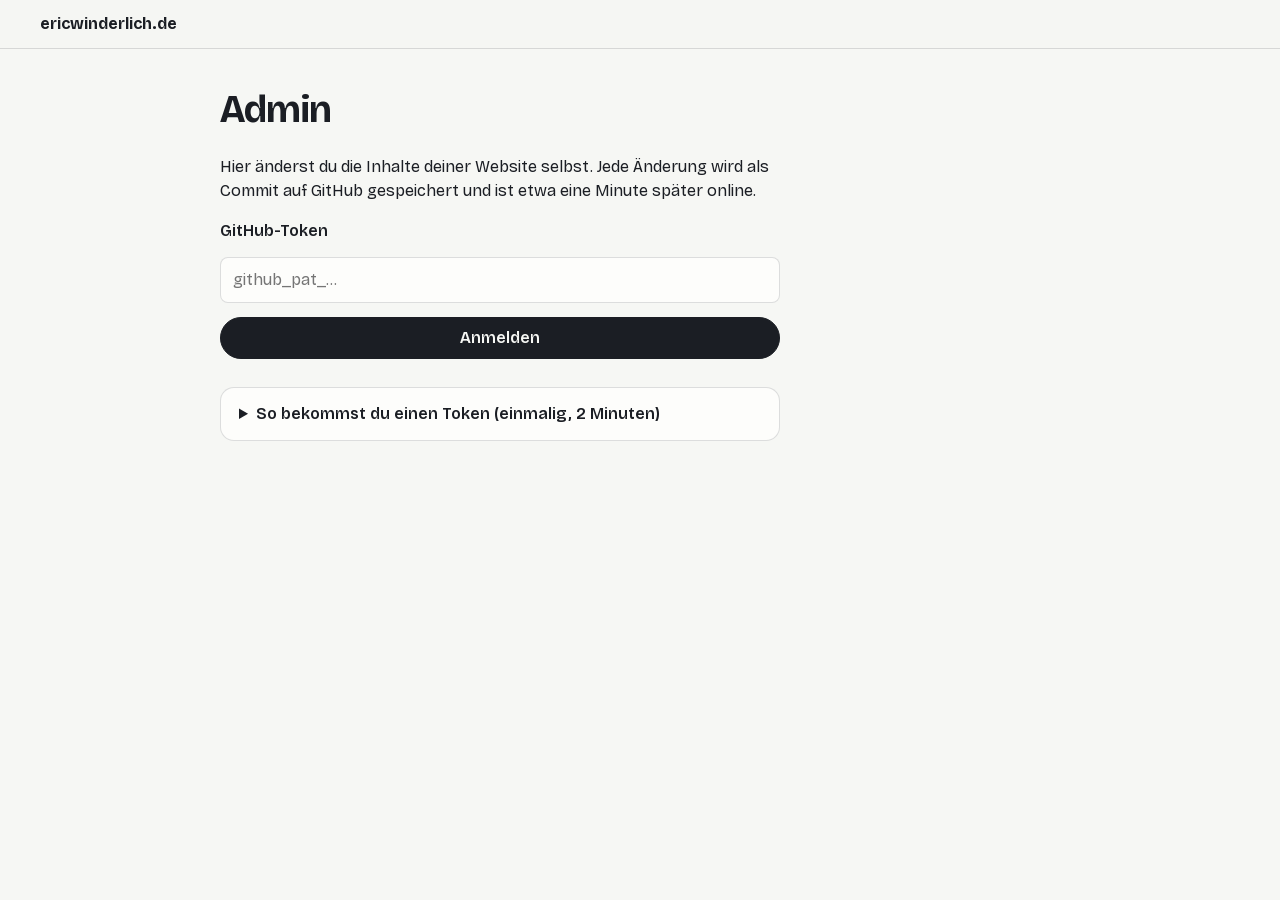
<file: admin/index.html>
<!DOCTYPE html>
<html lang="de">
<head>
  <meta charset="UTF-8">
  <meta name="viewport" content="width=device-width, initial-scale=1.0">
  <meta name="robots" content="noindex, nofollow">
  <meta http-equiv="Content-Security-Policy" content="default-src 'self'; script-src 'self'; style-src 'self'; img-src 'self' data: blob:; font-src 'self'; connect-src 'self' https://api.github.com https://*.goatcounter.com https://www.youtube.com https://i.ytimg.com; base-uri 'none'; form-action 'none'">
  <title>Admin | Eric Winderlich</title>
  <link rel="icon" href="/img/favicon.svg" type="image/svg+xml">
  <link rel="stylesheet" href="/fonts/fonts.css">
  <link rel="stylesheet" href="/admin/admin.css?v=3">
</head>
<body>
  <header class="a-top">
    <a class="a-brand" href="/" target="_blank" rel="noopener">ericwinderlich.de</a>
    <nav class="a-tabs" id="a-tabs" hidden>
      <button type="button" data-tab="apps" aria-current="true">Apps</button>
      <button type="button" data-tab="stats">Statistik</button>
      <button type="button" data-tab="settings">Einstellungen</button>
    </nav>
  </header>

  <main class="a-main" id="a-main">
    <!-- Login -->
    <section class="a-panel a-login" id="view-login" hidden>
      <h1>Admin</h1>
      <p>Hier änderst du die Inhalte deiner Website selbst. Jede Änderung wird als Commit auf GitHub gespeichert und ist etwa eine Minute später online.</p>
      <form id="login-form" class="a-form" autocomplete="off">
        <label for="login-token">GitHub-Token</label>
        <input id="login-token" type="password" required spellcheck="false" placeholder="github_pat_…">
        <p class="a-error" id="login-error" role="alert" hidden></p>
        <button class="a-btn a-btn-primary" type="submit">Anmelden</button>
      </form>
      <details class="a-help">
        <summary>So bekommst du einen Token (einmalig, 2 Minuten)</summary>
        <ol>
          <li>Auf GitHub <a href="https://github.com/settings/personal-access-tokens/new" target="_blank" rel="noopener">einen neuen Fine-grained Token anlegen</a>.</li>
          <li>Name zum Beispiel „Website-Admin“, Ablauf: 1 Jahr.</li>
          <li>Unter <strong>Repository access</strong> „Only select repositories“ wählen und nur <strong>ericwinderlich/website</strong> auswählen.</li>
          <li>Unter <strong>Permissions</strong> bei <strong>Contents</strong> „Read and write“ einstellen. Sonst nichts.</li>
          <li>Token erzeugen, kopieren und hier einfügen. Dein Browser merkt ihn sich, auf einem neuen Gerät fügst du ihn einmal neu ein.</li>
        </ol>
        <p>Der Token bleibt nur in diesem Browser gespeichert und wird nirgendwohin geschickt außer an GitHub.</p>
      </details>
    </section>

    <!-- Apps-Liste -->
    <section class="a-panel" id="view-apps" hidden>
      <div class="a-head">
        <h1>Apps und Projekte</h1>
        <button class="a-btn a-btn-primary" type="button" id="btn-new">+ Neue App</button>
      </div>
      <p class="a-note" id="apps-note"></p>
      <div id="apps-list"></div>
    </section>

    <!-- Bearbeiten -->
    <section class="a-panel" id="view-edit" hidden>
      <div class="a-head">
        <button class="a-btn" type="button" id="btn-back">‹ Zur Liste</button>
        <a class="a-btn" id="edit-preview" href="#" target="_blank" rel="noopener">Seite ansehen</a>
      </div>
      <form id="edit-form" class="a-form" autocomplete="off"></form>
    </section>

    <!-- Statistik -->
    <section class="a-panel" id="view-stats" hidden>
      <h1>Statistik</h1>
      <div id="stats-body"></div>
    </section>

    <!-- Einstellungen -->
    <section class="a-panel" id="view-settings" hidden>
      <h1>Einstellungen</h1>
      <form id="gc-form" class="a-form" autocomplete="off">
        <h2>GoatCounter</h2>
        <p>Für die Statistik im Admin. Den Code siehst du in der Adresse deines Dashboards (<code>CODE.goatcounter.com</code>), den API-Schlüssel legst du bei GoatCounter unter deinem Namen, dann „API“ an.</p>
        <label for="gc-code">Code</label>
        <input id="gc-code" type="text" spellcheck="false" placeholder="ericwinderlich">
        <label for="gc-key">API-Schlüssel</label>
        <input id="gc-key" type="password" spellcheck="false">
        <button class="a-btn a-btn-primary" type="submit">Speichern</button>
        <p class="a-ok" id="gc-saved" hidden>Gespeichert.</p>
      </form>
      <div class="a-form">
        <h2>Abmelden</h2>
        <p>Entfernt Token und GoatCounter-Schlüssel aus diesem Browser.</p>
        <button class="a-btn" type="button" id="btn-logout">Abmelden</button>
      </div>
    </section>
  </main>

  <div class="a-savebar" id="savebar" hidden>
    <span id="savebar-text">Ungespeicherte Änderungen</span>
    <button class="a-btn" type="button" id="btn-discard">Verwerfen</button>
    <button class="a-btn a-btn-primary" type="button" id="btn-save">Speichern und veröffentlichen</button>
  </div>

  <div class="a-toast" id="a-toast" role="status" aria-live="polite"></div>
  <script src="/admin/admin.js?v=4"></script>
</body>
</html>
</file>
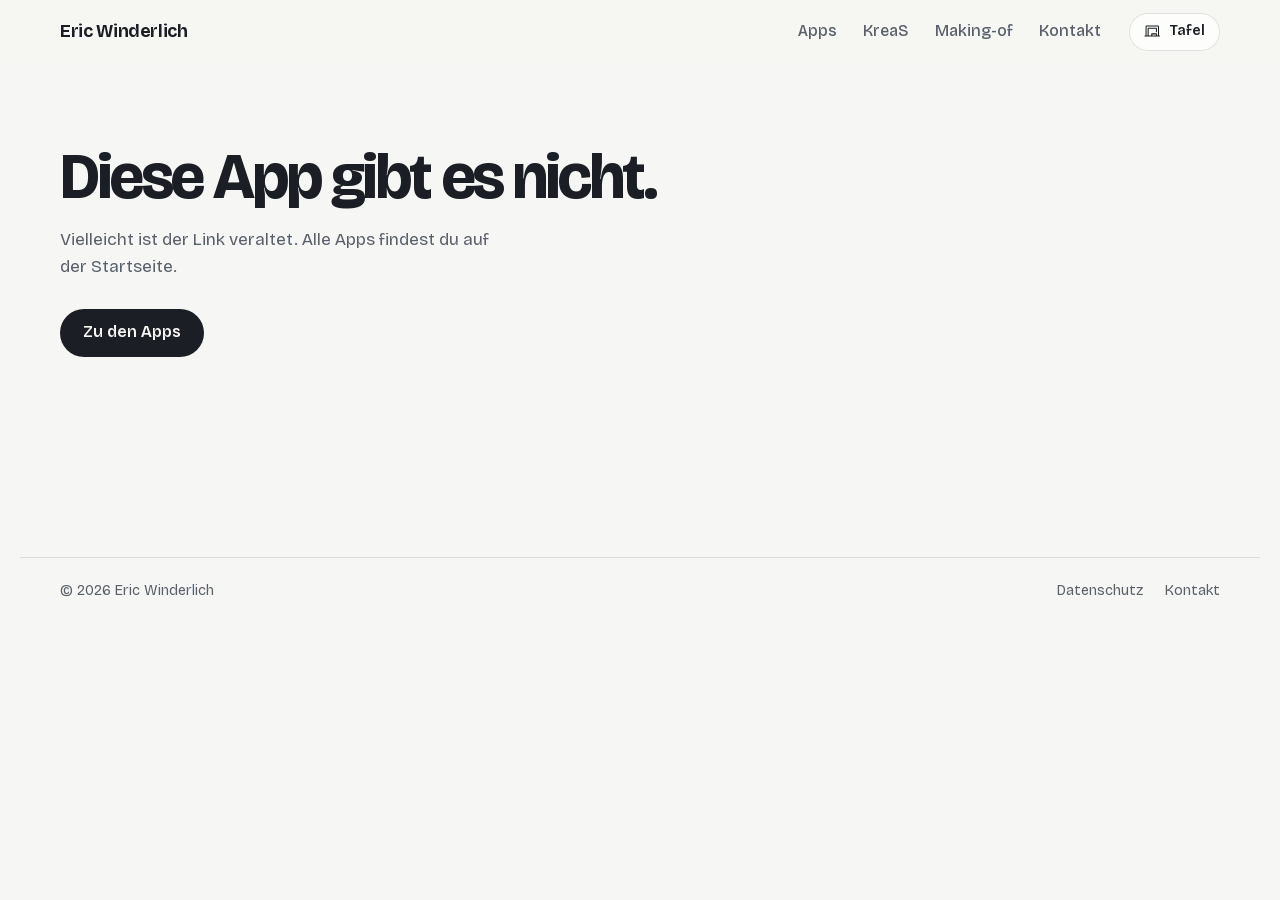
<file: app.html>
<!DOCTYPE html>
<html lang="de">
<head>
  <meta charset="UTF-8">
  <meta name="viewport" content="width=device-width, initial-scale=1.0">
  <title>App | Eric Winderlich</title>
  <meta name="description" content="Eine App von Eric Winderlich: was sie kann, wie sie mit Daten umgeht und wie du sie nachbauen kannst.">
  <meta name="theme-color" content="#f6f7f4">
  <meta property="og:type" content="website">
  <meta property="og:url" content="https://www.ericwinderlich.de/">
  <meta property="og:title" content="App | Eric Winderlich">
  <meta property="og:description" content="Lern-Apps für Spanisch und Englisch, ein Unterrichtsplaner für Lehrkräfte und Musik von GenEric.">
  <meta property="og:image" content="https://www.ericwinderlich.de/img/og.png">
  <link rel="icon" href="/img/favicon.svg" type="image/svg+xml">

  <link rel="preload" href="/fonts/bricolage-grotesque.woff2" as="font" type="font/woff2" crossorigin>
  <link rel="stylesheet" href="/fonts/fonts.css">
  <link rel="stylesheet" href="/style.css?v=57">

  <script>
    // Theme vor dem ersten Rendern setzen, damit nichts aufblitzt
    (function () {
      document.documentElement.classList.add('js');
      var t = null;
      try { t = localStorage.getItem('theme'); } catch (e) {}
      if (t === 'light' || t === 'dark') document.documentElement.dataset.theme = t;
    })();
  </script>
  <!-- Besucherzählung ohne Cookies (GoatCounter), siehe Datenschutz -->
  <script data-goatcounter="https://winderlich.goatcounter.com/count" async src="/js/count.js?v=1"></script>
</head>
<body data-page="app">
<svg xmlns="http://www.w3.org/2000/svg" style="display:none" aria-hidden="true">
  <symbol id="i-arrow-up-right" viewBox="0 0 256 256"><path d="M200,64V168a8,8,0,0,1-16,0V83.31L69.66,197.66a8,8,0,0,1-11.32-11.32L172.69,72H88a8,8,0,0,1,0-16H192A8,8,0,0,1,200,64Z"/></symbol>
  <symbol id="i-github-logo" viewBox="0 0 256 256"><path d="M208.31,75.68A59.78,59.78,0,0,0,202.93,28,8,8,0,0,0,196,24a59.75,59.75,0,0,0-48,24H124A59.75,59.75,0,0,0,76,24a8,8,0,0,0-6.93,4,59.78,59.78,0,0,0-5.38,47.68A58.14,58.14,0,0,0,56,104v8a56.06,56.06,0,0,0,48.44,55.47A39.8,39.8,0,0,0,96,192v8H72a24,24,0,0,1-24-24A40,40,0,0,0,8,136a8,8,0,0,0,0,16,24,24,0,0,1,24,24,40,40,0,0,0,40,40H96v16a8,8,0,0,0,16,0V192a24,24,0,0,1,48,0v40a8,8,0,0,0,16,0V192a39.8,39.8,0,0,0-8.44-24.53A56.06,56.06,0,0,0,216,112v-8A58.14,58.14,0,0,0,208.31,75.68ZM200,112a40,40,0,0,1-40,40H112a40,40,0,0,1-40-40v-8a41.74,41.74,0,0,1,6.9-22.48A8,8,0,0,0,80,73.83a43.81,43.81,0,0,1,.79-33.58,43.88,43.88,0,0,1,32.32,20.06A8,8,0,0,0,119.82,64h32.35a8,8,0,0,0,6.74-3.69,43.87,43.87,0,0,1,32.32-20.06A43.81,43.81,0,0,1,192,73.83a8.09,8.09,0,0,0,1,7.65A41.72,41.72,0,0,1,200,104Z"/></symbol>
  <symbol id="i-play" viewBox="0 0 256 256"><path d="M240,128a15.74,15.74,0,0,1-7.6,13.51L88.32,229.65a16,16,0,0,1-16.2.3A15.86,15.86,0,0,1,64,216.13V39.87a15.86,15.86,0,0,1,8.12-13.82,16,16,0,0,1,16.2.3L232.4,114.49A15.74,15.74,0,0,1,240,128Z"/></symbol>
  <symbol id="i-pause" viewBox="0 0 256 256"><path d="M216,48V208a16,16,0,0,1-16,16H160a16,16,0,0,1-16-16V48a16,16,0,0,1,16-16h40A16,16,0,0,1,216,48ZM96,32H56A16,16,0,0,0,40,48V208a16,16,0,0,0,16,16H96a16,16,0,0,0,16-16V48A16,16,0,0,0,96,32Z"/></symbol>
  <symbol id="i-skip-back" viewBox="0 0 256 256"><path d="M208,47.88V208.12a16,16,0,0,1-24.43,13.43L64,146.77V216a8,8,0,0,1-16,0V40a8,8,0,0,1,16,0v69.23L183.57,34.45A15.95,15.95,0,0,1,208,47.88Z"/></symbol>
  <symbol id="i-skip-forward" viewBox="0 0 256 256"><path d="M208,40V216a8,8,0,0,1-16,0V146.77L72.43,221.55A15.95,15.95,0,0,1,48,208.12V47.88A15.95,15.95,0,0,1,72.43,34.45L192,109.23V40a8,8,0,0,1,16,0Z"/></symbol>
  <symbol id="i-spotify-logo" viewBox="0 0 256 256"><path d="M128,24A104,104,0,1,0,232,128,104.11,104.11,0,0,0,128,24Zm0,192a88,88,0,1,1,88-88A88.1,88.1,0,0,1,128,216Zm31.07-46.26a8,8,0,0,1-10.81,3.33,42.79,42.79,0,0,0-40.52,0,8,8,0,0,1-7.48-14.14,59.33,59.33,0,0,1,55.48,0A8,8,0,0,1,159.07,169.74Zm32-56a8,8,0,0,1-10.83,3.29,110.62,110.62,0,0,0-104.46,0,8,8,0,0,1-7.54-14.12,126.67,126.67,0,0,1,119.54,0A8,8,0,0,1,191.06,113.76Zm-16,28a8,8,0,0,1-10.82,3.3,77,77,0,0,0-72.48,0,8,8,0,0,1-7.52-14.12,93,93,0,0,1,87.52,0A8,8,0,0,1,175.06,141.76Z"/></symbol>
  <symbol id="i-music-notes" viewBox="0 0 256 256"><path d="M212.92,17.69a8,8,0,0,0-6.86-1.45l-128,32A8,8,0,0,0,72,56V166.08A36,36,0,1,0,88,196V110.25l112-28v51.83A36,36,0,1,0,216,164V24A8,8,0,0,0,212.92,17.69ZM52,216a20,20,0,1,1,20-20A20,20,0,0,1,52,216ZM88,93.75V62.25l112-28v31.5ZM180,184a20,20,0,1,1,20-20A20,20,0,0,1,180,184Z"/></symbol>
  <symbol id="i-youtube-logo" viewBox="0 0 256 256"><path d="M164.44,121.34l-48-32A8,8,0,0,0,104,96v64a8,8,0,0,0,12.44,6.66l48-32a8,8,0,0,0,0-13.32ZM120,145.05V111l25.58,17ZM234.33,69.52a24,24,0,0,0-14.49-16.4C185.56,39.88,131,40,128,40s-57.56-.12-91.84,13.12a24,24,0,0,0-14.49,16.4C19.08,79.5,16,97.74,16,128s3.08,48.5,5.67,58.48a24,24,0,0,0,14.49,16.41C69,215.56,120.4,216,127.34,216h1.32c6.94,0,58.37-.44,91.18-13.11a24,24,0,0,0,14.49-16.41c2.59-10,5.67-28.22,5.67-58.48S236.92,79.5,234.33,69.52Zm-15.49,113a8,8,0,0,1-4.77,5.49c-31.65,12.22-85.48,12-86,12H128c-.54,0-54.33.2-86-12a8,8,0,0,1-4.77-5.49C34.8,173.39,32,156.57,32,128s2.8-45.39,5.16-54.47A8,8,0,0,1,41.93,68c30.52-11.79,81.66-12,85.85-12h.27c.54,0,54.38-.18,86,12a8,8,0,0,1,4.77,5.49C221.2,82.61,224,99.43,224,128S221.2,173.39,218.84,182.47Z"/></symbol>
  <symbol id="i-copy" viewBox="0 0 256 256"><path d="M216,32H88a8,8,0,0,0-8,8V80H40a8,8,0,0,0-8,8V216a8,8,0,0,0,8,8H168a8,8,0,0,0,8-8V176h40a8,8,0,0,0,8-8V40A8,8,0,0,0,216,32ZM160,208H48V96H160Zm48-48H176V88a8,8,0,0,0-8-8H96V48H208Z"/></symbol>
  <symbol id="i-share-network" viewBox="0 0 256 256"><path d="M176,160a39.89,39.89,0,0,0-28.62,12.09l-46.1-29.63a39.8,39.8,0,0,0,0-28.92l46.1-29.63a40,40,0,1,0-8.66-13.45l-46.1,29.63a40,40,0,1,0,0,55.82l46.1,29.63A40,40,0,1,0,176,160Zm0-128a24,24,0,1,1-24,24A24,24,0,0,1,176,32ZM64,152a24,24,0,1,1,24-24A24,24,0,0,1,64,152Zm112,72a24,24,0,1,1,24-24A24,24,0,0,1,176,224Z"/></symbol>
  <symbol id="i-envelope-simple" viewBox="0 0 256 256"><path d="M224,48H32a8,8,0,0,0-8,8V192a16,16,0,0,0,16,16H216a16,16,0,0,0,16-16V56A8,8,0,0,0,224,48ZM203.43,64,128,133.15,52.57,64ZM216,192H40V74.19l82.59,75.71a8,8,0,0,0,10.82,0L216,74.19V192Z"/></symbol>
  <symbol id="i-check" viewBox="0 0 256 256"><path d="M229.66,77.66l-128,128a8,8,0,0,1-11.32,0l-56-56a8,8,0,0,1,11.32-11.32L96,188.69,218.34,66.34a8,8,0,0,1,11.32,11.32Z"/></symbol>
  <symbol id="i-chalkboard" viewBox="0 0 256 256"><path d="M240,192h-8V56a16,16,0,0,0-16-16H40A16,16,0,0,0,24,56V192H16a8,8,0,0,0,0,16H240a8,8,0,0,0,0-16ZM40,56H216V192H200V168a8,8,0,0,0-8-8H120a8,8,0,0,0-8,8v24H72V88H184v48a8,8,0,0,0,16,0V80a8,8,0,0,0-8-8H64a8,8,0,0,0-8,8V192H40ZM184,192H128V176h56Z"/></symbol>
  <symbol id="i-notebook" viewBox="0 0 256 256"><path d="M184,112a8,8,0,0,1-8,8H112a8,8,0,0,1,0-16h64A8,8,0,0,1,184,112Zm-8,24H112a8,8,0,0,0,0,16h64a8,8,0,0,0,0-16Zm48-88V208a16,16,0,0,1-16,16H48a16,16,0,0,1-16-16V48A16,16,0,0,1,48,32H208A16,16,0,0,1,224,48ZM48,208H72V48H48Zm160,0V48H88V208H208Z"/></symbol>
  <symbol id="i-x" viewBox="0 0 256 256"><path d="M205.66,194.34a8,8,0,0,1-11.32,11.32L128,139.31,61.66,205.66a8,8,0,0,1-11.32-11.32L116.69,128,50.34,61.66A8,8,0,0,1,61.66,50.34L128,116.69l66.34-66.35a8,8,0,0,1,11.32,11.32L139.31,128Z"/></symbol>

  <symbol id="i-calendar-blank" viewBox="0 0 256 256"><path d="M208,32H184V24a8,8,0,0,0-16,0v8H88V24a8,8,0,0,0-16,0v8H48A16,16,0,0,0,32,48V208a16,16,0,0,0,16,16H208a16,16,0,0,0,16-16V48A16,16,0,0,0,208,32ZM72,48v8a8,8,0,0,0,16,0V48h80v8a8,8,0,0,0,16,0V48h24V80H48V48ZM208,208H48V96H208V208Z"/></symbol>
  <symbol id="i-chart-bar" viewBox="0 0 256 256"><path d="M224,200h-8V40a8,8,0,0,0-8-8H152a8,8,0,0,0-8,8V80H96a8,8,0,0,0-8,8v40H48a8,8,0,0,0-8,8v64H32a8,8,0,0,0,0,16H224a8,8,0,0,0,0-16ZM160,48h40V200H160ZM104,96h40V200H104ZM56,144H88v56H56Z"/></symbol>
  <symbol id="i-armchair" viewBox="0 0 256 256"><path d="M216,88.8V72a40,40,0,0,0-40-40H80A40,40,0,0,0,40,72V88.8a40,40,0,0,0,0,78.4V200a16,16,0,0,0,16,16H200a16,16,0,0,0,16-16V167.2a40,40,0,0,0,0-78.4ZM80,48h96a24,24,0,0,1,24,24V88.8A40.07,40.07,0,0,0,168,128H88A40.07,40.07,0,0,0,56,88.8V72A24,24,0,0,1,80,48ZM208.39,152H208a8,8,0,0,0-8,8v40H56V160a8,8,0,0,0-8-8h-.39A24,24,0,1,1,72,128v40a8,8,0,0,0,16,0V144h80v24a8,8,0,0,0,16,0V128a24,24,0,1,1,24.39,24Z"/></symbol>
  <symbol id="i-lock-key" viewBox="0 0 256 256"><path d="M128,112a28,28,0,0,0-8,54.83V184a8,8,0,0,0,16,0V166.83A28,28,0,0,0,128,112Zm0,40a12,12,0,1,1,12-12A12,12,0,0,1,128,152Zm80-72H176V56a48,48,0,0,0-96,0V80H48A16,16,0,0,0,32,96V208a16,16,0,0,0,16,16H208a16,16,0,0,0,16-16V96A16,16,0,0,0,208,80ZM96,56a32,32,0,0,1,64,0V80H96ZM208,208H48V96H208V208Z"/></symbol>
  <symbol id="i-book-open" viewBox="0 0 256 256"><path d="M232,48H160a40,40,0,0,0-32,16A40,40,0,0,0,96,48H24a8,8,0,0,0-8,8V200a8,8,0,0,0,8,8H96a24,24,0,0,1,24,24,8,8,0,0,0,16,0,24,24,0,0,1,24-24h72a8,8,0,0,0,8-8V56A8,8,0,0,0,232,48ZM96,192H32V64H96a24,24,0,0,1,24,24V200A39.81,39.81,0,0,0,96,192Zm128,0H160a39.81,39.81,0,0,0-24,8V88a24,24,0,0,1,24-24h64Z"/></symbol>
  <symbol id="i-cards" viewBox="0 0 256 256"><path d="M184,72H40A16,16,0,0,0,24,88V200a16,16,0,0,0,16,16H184a16,16,0,0,0,16-16V88A16,16,0,0,0,184,72Zm0,128H40V88H184V200ZM232,56V176a8,8,0,0,1-16,0V56H64a8,8,0,0,1,0-16H216A16,16,0,0,1,232,56Z"/></symbol>
  <symbol id="i-game-controller" viewBox="0 0 256 256"><path d="M176,112H152a8,8,0,0,1,0-16h24a8,8,0,0,1,0,16ZM104,96H96V88a8,8,0,0,0-16,0v8H72a8,8,0,0,0,0,16h8v8a8,8,0,0,0,16,0v-8h8a8,8,0,0,0,0-16ZM241.48,200.65a36,36,0,0,1-54.94,4.81c-.12-.12-.24-.24-.35-.37L146.48,160h-37L69.81,205.09l-.35.37A36.08,36.08,0,0,1,44,216,36,36,0,0,1,8.56,173.75a.68.68,0,0,1,0-.14L24.93,89.52A59.88,59.88,0,0,1,83.89,40H172a60.08,60.08,0,0,1,59,49.25c0,.06,0,.12,0,.18l16.37,84.17a.68.68,0,0,1,0,.14A35.74,35.74,0,0,1,241.48,200.65ZM172,144a44,44,0,0,0,0-88H83.89A43.9,43.9,0,0,0,40.68,92.37l0,.13L24.3,176.59A20,20,0,0,0,58,194.3l41.92-47.59a8,8,0,0,1,6-2.71Zm59.7,32.59-8.74-45A60,60,0,0,1,172,160h-4.2L198,194.31a20.09,20.09,0,0,0,17.46,5.39,20,20,0,0,0,16.23-23.11Z"/></symbol>
  <symbol id="i-printer" viewBox="0 0 256 256"><path d="M214.67,72H200V40a8,8,0,0,0-8-8H64a8,8,0,0,0-8,8V72H41.33C27.36,72,16,82.77,16,96v80a8,8,0,0,0,8,8H56v32a8,8,0,0,0,8,8H192a8,8,0,0,0,8-8V184h32a8,8,0,0,0,8-8V96C240,82.77,228.64,72,214.67,72ZM72,48H184V72H72ZM184,208H72V160H184Zm40-40H200V152a8,8,0,0,0-8-8H64a8,8,0,0,0-8,8v16H32V96c0-4.41,4.19-8,9.33-8H214.67c5.14,0,9.33,3.59,9.33,8Zm-24-52a12,12,0,1,1-12-12A12,12,0,0,1,200,116Z"/></symbol>
  <symbol id="i-pencil-simple" viewBox="0 0 256 256"><path d="M227.31,73.37,182.63,28.68a16,16,0,0,0-22.63,0L36.69,152A15.86,15.86,0,0,0,32,163.31V208a16,16,0,0,0,16,16H92.69A15.86,15.86,0,0,0,104,219.31L227.31,96a16,16,0,0,0,0-22.63ZM92.69,208H48V163.31l88-88L180.69,120ZM192,108.68,147.31,64l24-24L216,84.68Z"/></symbol>
  <symbol id="i-text-aa" viewBox="0 0 256 256"><path d="M87.24,52.59a8,8,0,0,0-14.48,0l-64,136a8,8,0,1,0,14.48,6.81L39.9,160h80.2l16.66,35.4a8,8,0,1,0,14.48-6.81ZM47.43,144,80,74.79,112.57,144ZM200,96c-12.76,0-22.73,3.47-29.63,10.32a8,8,0,0,0,11.26,11.36c3.8-3.77,10-5.68,18.37-5.68,13.23,0,24,9,24,20v3.22A42.76,42.76,0,0,0,200,128c-22.06,0-40,16.15-40,36s17.94,36,40,36a42.73,42.73,0,0,0,24-7.25,8,8,0,0,0,16-.75V132C240,112.15,222.06,96,200,96Zm0,88c-13.23,0-24-9-24-20s10.77-20,24-20,24,9,24,20S213.23,184,200,184Z"/></symbol>
  <symbol id="i-lightbulb" viewBox="0 0 256 256"><path d="M176,232a8,8,0,0,1-8,8H88a8,8,0,0,1,0-16h80A8,8,0,0,1,176,232Zm40-128a87.55,87.55,0,0,1-33.64,69.21A16.24,16.24,0,0,0,176,186v6a16,16,0,0,1-16,16H96a16,16,0,0,1-16-16v-6a16,16,0,0,0-6.23-12.66A87.59,87.59,0,0,1,40,104.49C39.74,56.83,78.26,17.14,125.88,16A88,88,0,0,1,216,104Zm-16,0a72,72,0,0,0-73.74-72c-39,.92-70.47,33.39-70.26,72.39a71.65,71.65,0,0,0,27.64,56.3A32,32,0,0,1,96,186v6h64v-6a32.15,32.15,0,0,1,12.47-25.35A71.65,71.65,0,0,0,200,104Zm-16.11-9.34a57.6,57.6,0,0,0-46.56-46.55,8,8,0,0,0-2.66,15.78c16.57,2.79,30.63,16.85,33.44,33.45A8,8,0,0,0,176,104a9,9,0,0,0,1.35-.11A8,8,0,0,0,183.89,94.66Z"/></symbol>
  <symbol id="i-note" viewBox="0 0 256 256"><path d="M88,96a8,8,0,0,1,8-8h64a8,8,0,0,1,0,16H96A8,8,0,0,1,88,96Zm8,40h64a8,8,0,0,0,0-16H96a8,8,0,0,0,0,16Zm32,16H96a8,8,0,0,0,0,16h32a8,8,0,0,0,0-16ZM224,48V156.69A15.86,15.86,0,0,1,219.31,168L168,219.31A15.86,15.86,0,0,1,156.69,224H48a16,16,0,0,1-16-16V48A16,16,0,0,1,48,32H208A16,16,0,0,1,224,48ZM48,208H152V160a8,8,0,0,1,8-8h48V48H48Zm120-40v28.7L196.69,168Z"/></symbol>
  <symbol id="i-arrows-clockwise" viewBox="0 0 256 256"><path d="M224,48V96a8,8,0,0,1-8,8H168a8,8,0,0,1,0-16h28.69L182.06,73.37a79.56,79.56,0,0,0-56.13-23.43h-.45A79.52,79.52,0,0,0,69.59,72.71,8,8,0,0,1,58.41,61.27a96,96,0,0,1,135,.79L208,76.69V48a8,8,0,0,1,16,0ZM186.41,183.29a80,80,0,0,1-112.47-.66L59.31,168H88a8,8,0,0,0,0-16H40a8,8,0,0,0-8,8v48a8,8,0,0,0,16,0V179.31l14.63,14.63A95.43,95.43,0,0,0,130,222.06h.53a95.36,95.36,0,0,0,67.07-27.33,8,8,0,0,0-11.18-11.44Z"/></symbol>
  <symbol id="i-puzzle-piece" viewBox="0 0 256 256"><path d="M220.27,158.54a8,8,0,0,0-7.7-.46,20,20,0,1,1,0-36.16A8,8,0,0,0,224,114.69V72a16,16,0,0,0-16-16H171.78a35.36,35.36,0,0,0,.22-4,36.11,36.11,0,0,0-11.36-26.24,36,36,0,0,0-60.55,23.62,36.56,36.56,0,0,0,.14,6.62H64A16,16,0,0,0,48,72v32.22a35.36,35.36,0,0,0-4-.22,36.12,36.12,0,0,0-26.24,11.36,35.7,35.7,0,0,0-9.69,27,36.08,36.08,0,0,0,33.31,33.6,35.68,35.68,0,0,0,6.62-.14V208a16,16,0,0,0,16,16H208a16,16,0,0,0,16-16V165.31A8,8,0,0,0,220.27,158.54ZM208,208H64V165.31a8,8,0,0,0-11.43-7.23,20,20,0,1,1,0-36.16A8,8,0,0,0,64,114.69V72h46.69a8,8,0,0,0,7.23-11.43,20,20,0,1,1,36.16,0A8,8,0,0,0,161.31,72H208v32.23a35.68,35.68,0,0,0-6.62-.14A36,36,0,0,0,204,176a35.36,35.36,0,0,0,4-.22Z"/></symbol>
  <symbol id="i-cursor-click" viewBox="0 0 256 256"><path d="M88,24V16a8,8,0,0,1,16,0v8a8,8,0,0,1-16,0ZM16,104h8a8,8,0,0,0,0-16H16a8,8,0,0,0,0,16ZM124.42,39.16a8,8,0,0,0,10.74-3.58l8-16a8,8,0,0,0-14.31-7.16l-8,16A8,8,0,0,0,124.42,39.16Zm-96,81.69-16,8a8,8,0,0,0,7.16,14.31l16-8a8,8,0,1,0-7.16-14.31ZM219.31,184a16,16,0,0,1,0,22.63l-12.68,12.68a16,16,0,0,1-22.63,0L132.7,168,115,214.09c0,.1-.08.21-.13.32a15.83,15.83,0,0,1-14.6,9.59l-.79,0a15.83,15.83,0,0,1-14.41-11L32.8,52.92A16,16,0,0,1,52.92,32.8L213,85.07a16,16,0,0,1,1.41,29.8l-.32.13L168,132.69ZM208,195.31,156.69,144h0a16,16,0,0,1,4.93-26l.32-.14,45.95-17.64L48,48l52.2,159.86,17.65-46c0-.11.08-.22.13-.33a16,16,0,0,1,11.69-9.34,16.72,16.72,0,0,1,3-.28,16,16,0,0,1,11.3,4.69L195.31,208Z"/></symbol>
  <symbol id="i-projector-screen" viewBox="0 0 256 256"><path d="M232,64V48a16,16,0,0,0-16-16H40A16,16,0,0,0,24,48V64A16,16,0,0,0,40,80v96H32a8,8,0,0,0,0,16h88v17.38a24,24,0,1,0,16,0V192h88a8,8,0,0,0,0-16h-8V80A16,16,0,0,0,232,64ZM128,240a8,8,0,1,1,8-8A8,8,0,0,1,128,240ZM40,48H216V64H40ZM200,176H56V80H200Z"/></symbol>
  <symbol id="i-folder-plus" viewBox="0 0 256 256"><path d="M216,72H131.31L104,44.69A15.86,15.86,0,0,0,92.69,40H40A16,16,0,0,0,24,56V200.62A15.4,15.4,0,0,0,39.38,216H216.89A15.13,15.13,0,0,0,232,200.89V88A16,16,0,0,0,216,72ZM92.69,56l16,16H40V56ZM216,200H40V88H216Zm-88-88a8,8,0,0,1,8,8v16h16a8,8,0,0,1,0,16H136v16a8,8,0,0,1-16,0V152H104a8,8,0,0,1,0-16h16V120A8,8,0,0,1,128,112Z"/></symbol>
  <symbol id="i-user-circle-dashed" viewBox="0 0 256 256"><path d="M96.26,37A8,8,0,0,1,102,27.29a104.11,104.11,0,0,1,52,0,8,8,0,0,1-2,15.75,8.15,8.15,0,0,1-2-.26,88,88,0,0,0-44,0A8,8,0,0,1,96.26,37ZM33.35,110a8,8,0,0,0,9.85-5.57,87.88,87.88,0,0,1,22-38.09A8,8,0,0,0,53.8,55.14a103.92,103.92,0,0,0-26,45A8,8,0,0,0,33.35,110ZM150,213.22a88,88,0,0,1-44,0,8,8,0,0,0-4,15.49,104.11,104.11,0,0,0,52,0,8,8,0,0,0-4-15.49Zm62.8-108.77a8,8,0,0,0,15.42-4.28,104,104,0,0,0-26-45,8,8,0,1,0-11.41,11.21A88.14,88.14,0,0,1,212.79,104.45Zm15.44,51.39a103.68,103.68,0,0,1-30.68,49.47A8,8,0,0,1,185.07,203a64,64,0,0,0-114.14,0,8,8,0,0,1-12.48,2.32,103.74,103.74,0,0,1-30.68-49.49,8,8,0,0,1,15.42-4.27,87.58,87.58,0,0,0,19,34.88,79.57,79.57,0,0,1,36.1-28.77,48,48,0,1,1,59.38,0,79.57,79.57,0,0,1,36.1,28.77,87.58,87.58,0,0,0,19-34.88,8,8,0,1,1,15.42,4.28ZM128,152a32,32,0,1,0-32-32A32,32,0,0,0,128,152Z"/></symbol>
  <symbol id="i-user-circle" viewBox="0 0 256 256"><path d="M128,24A104,104,0,1,0,232,128,104.11,104.11,0,0,0,128,24ZM74.08,197.5a64,64,0,0,1,107.84,0,87.83,87.83,0,0,1-107.84,0ZM96,120a32,32,0,1,1,32,32A32,32,0,0,1,96,120Zm97.76,66.41a79.66,79.66,0,0,0-36.06-28.75,48,48,0,1,0-59.4,0,79.66,79.66,0,0,0-36.06,28.75,88,88,0,1,1,131.52,0Z"/></symbol>
  <symbol id="i-eye-slash" viewBox="0 0 256 256"><path d="M53.92,34.62A8,8,0,1,0,42.08,45.38L61.32,66.55C25,88.84,9.38,123.2,8.69,124.76a8,8,0,0,0,0,6.5c.35.79,8.82,19.57,27.65,38.4C61.43,194.74,93.12,208,128,208a127.11,127.11,0,0,0,52.07-10.83l22,24.21a8,8,0,1,0,11.84-10.76Zm47.33,75.84,41.67,45.85a32,32,0,0,1-41.67-45.85ZM128,192c-30.78,0-57.67-11.19-79.93-33.25A133.16,133.16,0,0,1,25,128c4.69-8.79,19.66-33.39,47.35-49.38l18,19.75a48,48,0,0,0,63.66,70l14.73,16.2A112,112,0,0,1,128,192Zm6-95.43a8,8,0,0,1,3-15.72,48.16,48.16,0,0,1,38.77,42.64,8,8,0,0,1-7.22,8.71,6.39,6.39,0,0,1-.75,0,8,8,0,0,1-8-7.26A32.09,32.09,0,0,0,134,96.57Zm113.28,34.69c-.42.94-10.55,23.37-33.36,43.8a8,8,0,1,1-10.67-11.92A132.77,132.77,0,0,0,231.05,128a133.15,133.15,0,0,0-23.12-30.77C185.67,75.19,158.78,64,128,64a118.37,118.37,0,0,0-19.36,1.57A8,8,0,1,1,106,49.79,134,134,0,0,1,128,48c34.88,0,66.57,13.26,91.66,38.35,18.83,18.83,27.3,37.62,27.65,38.41A8,8,0,0,1,247.31,131.26Z"/></symbol>
  <symbol id="i-laptop" viewBox="0 0 256 256"><path d="M232,168h-8V72a24,24,0,0,0-24-24H56A24,24,0,0,0,32,72v96H24a8,8,0,0,0-8,8v16a24,24,0,0,0,24,24H216a24,24,0,0,0,24-24V176A8,8,0,0,0,232,168ZM48,72a8,8,0,0,1,8-8H200a8,8,0,0,1,8,8v96H48ZM224,192a8,8,0,0,1-8,8H40a8,8,0,0,1-8-8v-8H224ZM152,88a8,8,0,0,1-8,8H112a8,8,0,0,1,0-16h32A8,8,0,0,1,152,88Z"/></symbol>
  <symbol id="i-prohibit" viewBox="0 0 256 256"><path d="M128,24A104,104,0,1,0,232,128,104.11,104.11,0,0,0,128,24Zm88,104a87.56,87.56,0,0,1-20.41,56.28L71.72,60.4A88,88,0,0,1,216,128ZM40,128A87.56,87.56,0,0,1,60.41,71.72L184.28,195.6A88,88,0,0,1,40,128Z"/></symbol>
  <symbol id="i-play-circle" viewBox="0 0 256 256"><path d="M128,24A104,104,0,1,0,232,128,104.11,104.11,0,0,0,128,24Zm0,192a88,88,0,1,1,88-88A88.1,88.1,0,0,1,128,216Zm48.24-94.78-64-40A8,8,0,0,0,100,88v80a8,8,0,0,0,12.24,6.78l64-40a8,8,0,0,0,0-13.56ZM116,153.57V102.43L156.91,128Z"/></symbol>
  <symbol id="i-arrows-out" viewBox="0 0 256 256"><path d="M216,48V96a8,8,0,0,1-16,0V67.31l-42.34,42.35a8,8,0,0,1-11.32-11.32L188.69,56H160a8,8,0,0,1,0-16h48A8,8,0,0,1,216,48ZM98.34,146.34,56,188.69V160a8,8,0,0,0-16,0v48a8,8,0,0,0,8,8H96a8,8,0,0,0,0-16H67.31l42.35-42.34a8,8,0,0,0-11.32-11.32ZM208,152a8,8,0,0,0-8,8v28.69l-42.34-42.35a8,8,0,0,0-11.32,11.32L188.69,200H160a8,8,0,0,0,0,16h48a8,8,0,0,0,8-8V160A8,8,0,0,0,208,152ZM67.31,56H96a8,8,0,0,0,0-16H48a8,8,0,0,0-8,8V96a8,8,0,0,0,16,0V67.31l42.34,42.35a8,8,0,0,0,11.32-11.32Z"/></symbol>
  <symbol id="i-git-fork" viewBox="0 0 256 256"><path d="M224,64a32,32,0,1,0-40,31v17a8,8,0,0,1-8,8H80a8,8,0,0,1-8-8V95a32,32,0,1,0-16,0v17a24,24,0,0,0,24,24h40v25a32,32,0,1,0,16,0V136h40a24,24,0,0,0,24-24V95A32.06,32.06,0,0,0,224,64ZM48,64A16,16,0,1,1,64,80,16,16,0,0,1,48,64Zm96,128a16,16,0,1,1-16-16A16,16,0,0,1,144,192ZM192,80a16,16,0,1,1,16-16A16,16,0,0,1,192,80Z"/></symbol>
  <symbol id="i-sparkle" viewBox="0 0 256 256"><path d="M197.58,129.06,146,110l-19-51.62a15.92,15.92,0,0,0-29.88,0L78,110l-51.62,19a15.92,15.92,0,0,0,0,29.88L78,178l19,51.62a15.92,15.92,0,0,0,29.88,0L146,178l51.62-19a15.92,15.92,0,0,0,0-29.88ZM137,164.22a8,8,0,0,0-4.74,4.74L112,223.85,91.78,169A8,8,0,0,0,87,164.22L32.15,144,87,123.78A8,8,0,0,0,91.78,119L112,64.15,132.22,119a8,8,0,0,0,4.74,4.74L191.85,144ZM144,40a8,8,0,0,1,8-8h16V16a8,8,0,0,1,16,0V32h16a8,8,0,0,1,0,16H184V64a8,8,0,0,1-16,0V48H152A8,8,0,0,1,144,40ZM248,88a8,8,0,0,1-8,8h-8v8a8,8,0,0,1-16,0V96h-8a8,8,0,0,1,0-16h8V72a8,8,0,0,1,16,0v8h8A8,8,0,0,1,248,88Z"/></symbol>
</svg>

  <a class="skip-link" href="#main">Zum Inhalt springen</a>

  <header class="nav" id="nav">
    <div class="nav-inner">
      <a class="nav-brand" href="/" aria-label="Eric Winderlich, zur Startseite">
        <span class="nav-brand-full" translate="no">Eric Winderlich</span>
        <span class="nav-brand-short" aria-hidden="true">EW</span>
      </a>
      <nav class="nav-links" aria-label="Hauptnavigation">
        <a href="/#apps">Apps</a>
        <a href="/#kreas">KreaS</a>
        <a class="nav-optional" href="/#making-of">Making-of</a>
        <a href="/#kontakt">Kontakt</a>
      </nav>
      <button class="theme-toggle" id="theme-toggle" type="button" aria-label="Tafel-Modus einschalten">
        <svg class="icon icon-board" aria-hidden="true"><use href="#i-chalkboard"/></svg>
        <svg class="icon icon-notebook" aria-hidden="true"><use href="#i-notebook"/></svg>
        <span class="theme-toggle-label">Tafel</span>
      </button>
    </div>
  </header>

  <main id="main">
    <div id="detail" aria-busy="true">
      <section class="container detail-hero">
        <div class="skeleton" style="min-height:420px;border-radius:14px"></div>
      </section>
    </div>
  </main>

  <footer class="site-footer">
    <div class="container footer-bottom">
      <span>© 2026 Eric Winderlich</span>
      <nav class="footer-links" aria-label="Rechtliches und Links">
        <a class="footer-link" href="/datenschutz.html">Datenschutz</a>
        <a class="footer-link" href="mailto:mail@ericwinderlich.de">Kontakt</a>
      </nav>
    </div>
  </footer>

  <div class="toast" id="toast" role="status" aria-live="polite"></div>
  <script src="/app.js?v=57"></script>
</body>
</html>
</file>
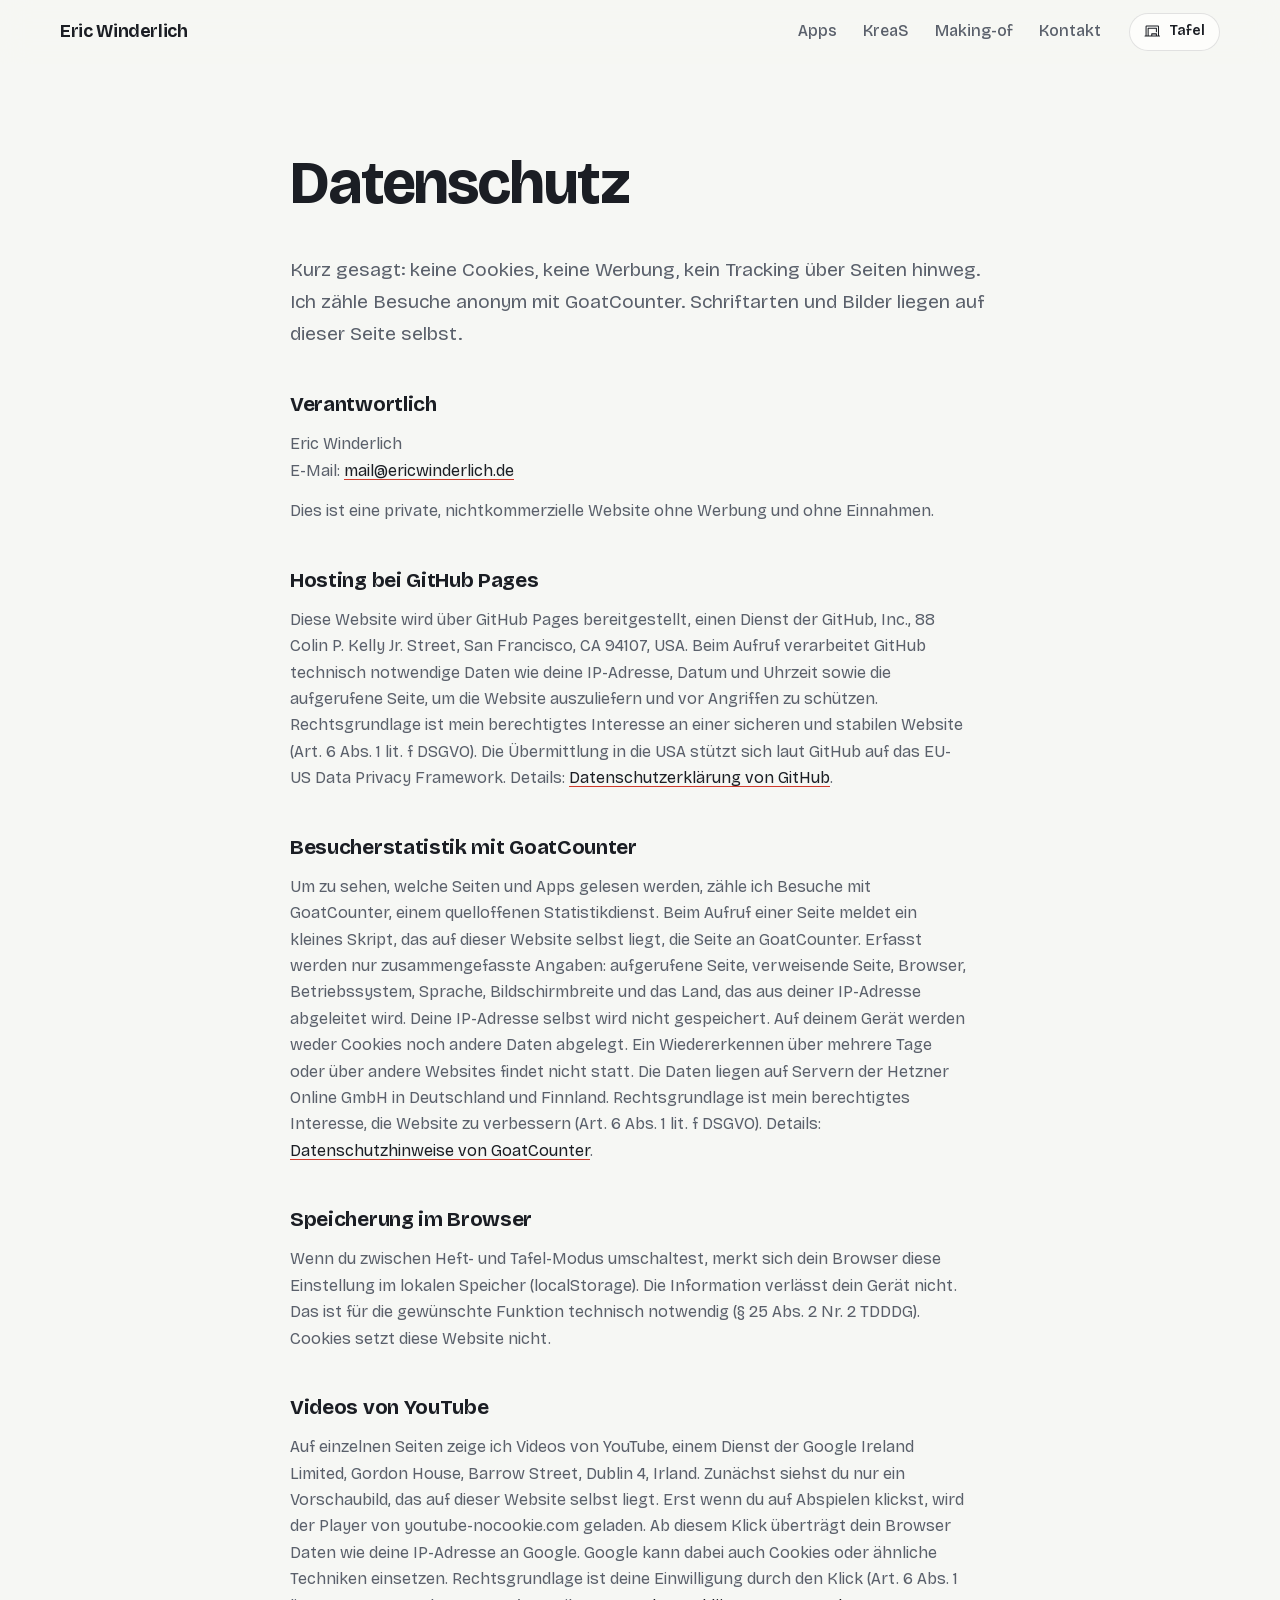
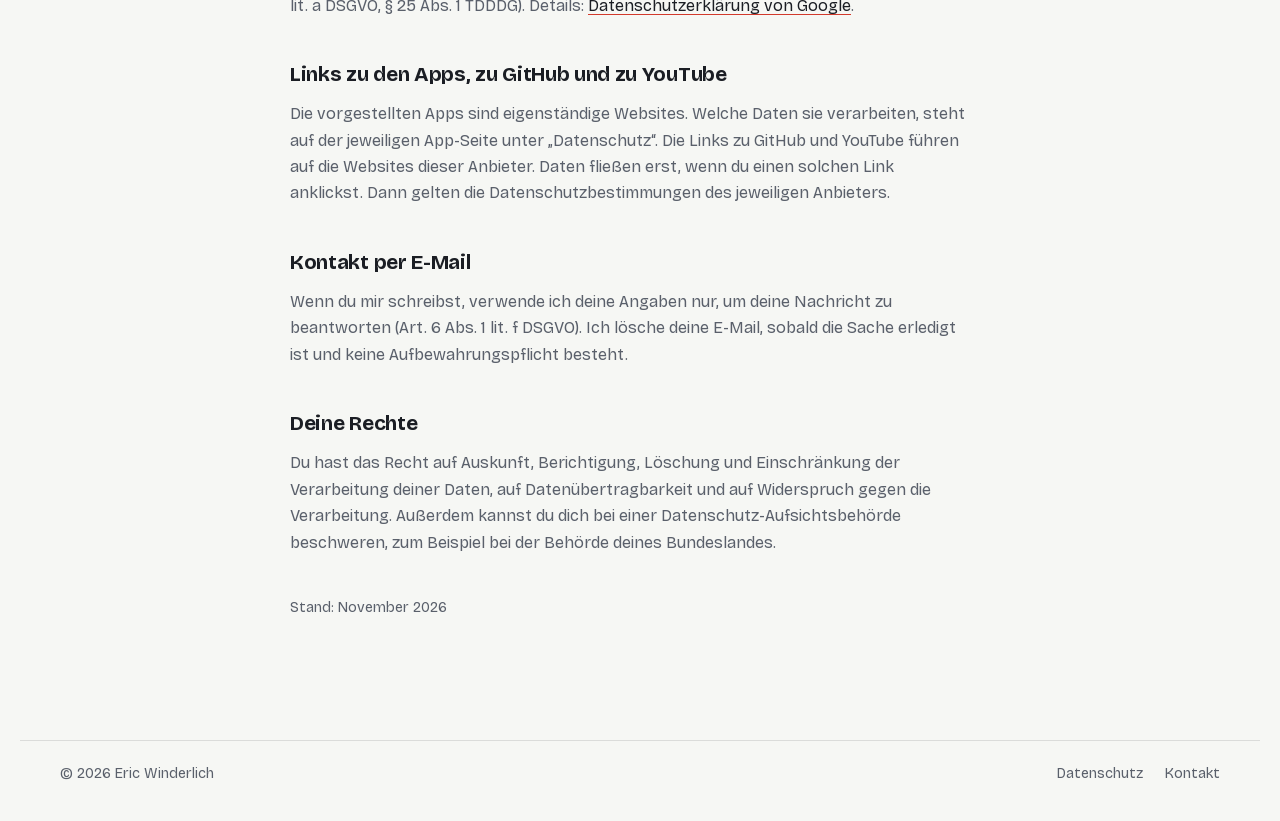
<file: datenschutz.html>
<!DOCTYPE html>
<html lang="de">
<head>
  <meta charset="UTF-8">
  <meta name="viewport" content="width=device-width, initial-scale=1.0">
  <title>Datenschutz | Eric Winderlich</title>
  <meta name="description" content="Datenschutzerklärung von ericwinderlich.de">
  <meta name="theme-color" content="#f6f7f4">
  <meta property="og:type" content="website">
  <meta property="og:url" content="https://www.ericwinderlich.de/">
  <meta property="og:title" content="Datenschutz | Eric Winderlich">
  <meta property="og:description" content="Lern-Apps für Spanisch und Englisch, ein Unterrichtsplaner für Lehrkräfte und Musik von GenEric.">
  <meta property="og:image" content="https://www.ericwinderlich.de/img/og.png">
  <link rel="icon" href="/img/favicon.svg" type="image/svg+xml">

  <link rel="preload" href="/fonts/bricolage-grotesque.woff2" as="font" type="font/woff2" crossorigin>
  <link rel="stylesheet" href="/fonts/fonts.css">
  <link rel="stylesheet" href="/style.css?v=57">

  <script>
    // Theme vor dem ersten Rendern setzen, damit nichts aufblitzt
    (function () {
      document.documentElement.classList.add('js');
      var t = null;
      try { t = localStorage.getItem('theme'); } catch (e) {}
      if (t === 'light' || t === 'dark') document.documentElement.dataset.theme = t;
    })();
  </script>
  <!-- Besucherzählung ohne Cookies (GoatCounter), siehe Datenschutz -->
  <script data-goatcounter="https://winderlich.goatcounter.com/count" async src="/js/count.js?v=1"></script>
</head>
<body data-page="legal">
<svg xmlns="http://www.w3.org/2000/svg" style="display:none" aria-hidden="true">
  <symbol id="i-arrow-up-right" viewBox="0 0 256 256"><path d="M200,64V168a8,8,0,0,1-16,0V83.31L69.66,197.66a8,8,0,0,1-11.32-11.32L172.69,72H88a8,8,0,0,1,0-16H192A8,8,0,0,1,200,64Z"/></symbol>
  <symbol id="i-github-logo" viewBox="0 0 256 256"><path d="M208.31,75.68A59.78,59.78,0,0,0,202.93,28,8,8,0,0,0,196,24a59.75,59.75,0,0,0-48,24H124A59.75,59.75,0,0,0,76,24a8,8,0,0,0-6.93,4,59.78,59.78,0,0,0-5.38,47.68A58.14,58.14,0,0,0,56,104v8a56.06,56.06,0,0,0,48.44,55.47A39.8,39.8,0,0,0,96,192v8H72a24,24,0,0,1-24-24A40,40,0,0,0,8,136a8,8,0,0,0,0,16,24,24,0,0,1,24,24,40,40,0,0,0,40,40H96v16a8,8,0,0,0,16,0V192a24,24,0,0,1,48,0v40a8,8,0,0,0,16,0V192a39.8,39.8,0,0,0-8.44-24.53A56.06,56.06,0,0,0,216,112v-8A58.14,58.14,0,0,0,208.31,75.68ZM200,112a40,40,0,0,1-40,40H112a40,40,0,0,1-40-40v-8a41.74,41.74,0,0,1,6.9-22.48A8,8,0,0,0,80,73.83a43.81,43.81,0,0,1,.79-33.58,43.88,43.88,0,0,1,32.32,20.06A8,8,0,0,0,119.82,64h32.35a8,8,0,0,0,6.74-3.69,43.87,43.87,0,0,1,32.32-20.06A43.81,43.81,0,0,1,192,73.83a8.09,8.09,0,0,0,1,7.65A41.72,41.72,0,0,1,200,104Z"/></symbol>
  <symbol id="i-play" viewBox="0 0 256 256"><path d="M240,128a15.74,15.74,0,0,1-7.6,13.51L88.32,229.65a16,16,0,0,1-16.2.3A15.86,15.86,0,0,1,64,216.13V39.87a15.86,15.86,0,0,1,8.12-13.82,16,16,0,0,1,16.2.3L232.4,114.49A15.74,15.74,0,0,1,240,128Z"/></symbol>
  <symbol id="i-pause" viewBox="0 0 256 256"><path d="M216,48V208a16,16,0,0,1-16,16H160a16,16,0,0,1-16-16V48a16,16,0,0,1,16-16h40A16,16,0,0,1,216,48ZM96,32H56A16,16,0,0,0,40,48V208a16,16,0,0,0,16,16H96a16,16,0,0,0,16-16V48A16,16,0,0,0,96,32Z"/></symbol>
  <symbol id="i-skip-back" viewBox="0 0 256 256"><path d="M208,47.88V208.12a16,16,0,0,1-24.43,13.43L64,146.77V216a8,8,0,0,1-16,0V40a8,8,0,0,1,16,0v69.23L183.57,34.45A15.95,15.95,0,0,1,208,47.88Z"/></symbol>
  <symbol id="i-skip-forward" viewBox="0 0 256 256"><path d="M208,40V216a8,8,0,0,1-16,0V146.77L72.43,221.55A15.95,15.95,0,0,1,48,208.12V47.88A15.95,15.95,0,0,1,72.43,34.45L192,109.23V40a8,8,0,0,1,16,0Z"/></symbol>
  <symbol id="i-spotify-logo" viewBox="0 0 256 256"><path d="M128,24A104,104,0,1,0,232,128,104.11,104.11,0,0,0,128,24Zm0,192a88,88,0,1,1,88-88A88.1,88.1,0,0,1,128,216Zm31.07-46.26a8,8,0,0,1-10.81,3.33,42.79,42.79,0,0,0-40.52,0,8,8,0,0,1-7.48-14.14,59.33,59.33,0,0,1,55.48,0A8,8,0,0,1,159.07,169.74Zm32-56a8,8,0,0,1-10.83,3.29,110.62,110.62,0,0,0-104.46,0,8,8,0,0,1-7.54-14.12,126.67,126.67,0,0,1,119.54,0A8,8,0,0,1,191.06,113.76Zm-16,28a8,8,0,0,1-10.82,3.3,77,77,0,0,0-72.48,0,8,8,0,0,1-7.52-14.12,93,93,0,0,1,87.52,0A8,8,0,0,1,175.06,141.76Z"/></symbol>
  <symbol id="i-music-notes" viewBox="0 0 256 256"><path d="M212.92,17.69a8,8,0,0,0-6.86-1.45l-128,32A8,8,0,0,0,72,56V166.08A36,36,0,1,0,88,196V110.25l112-28v51.83A36,36,0,1,0,216,164V24A8,8,0,0,0,212.92,17.69ZM52,216a20,20,0,1,1,20-20A20,20,0,0,1,52,216ZM88,93.75V62.25l112-28v31.5ZM180,184a20,20,0,1,1,20-20A20,20,0,0,1,180,184Z"/></symbol>
  <symbol id="i-youtube-logo" viewBox="0 0 256 256"><path d="M164.44,121.34l-48-32A8,8,0,0,0,104,96v64a8,8,0,0,0,12.44,6.66l48-32a8,8,0,0,0,0-13.32ZM120,145.05V111l25.58,17ZM234.33,69.52a24,24,0,0,0-14.49-16.4C185.56,39.88,131,40,128,40s-57.56-.12-91.84,13.12a24,24,0,0,0-14.49,16.4C19.08,79.5,16,97.74,16,128s3.08,48.5,5.67,58.48a24,24,0,0,0,14.49,16.41C69,215.56,120.4,216,127.34,216h1.32c6.94,0,58.37-.44,91.18-13.11a24,24,0,0,0,14.49-16.41c2.59-10,5.67-28.22,5.67-58.48S236.92,79.5,234.33,69.52Zm-15.49,113a8,8,0,0,1-4.77,5.49c-31.65,12.22-85.48,12-86,12H128c-.54,0-54.33.2-86-12a8,8,0,0,1-4.77-5.49C34.8,173.39,32,156.57,32,128s2.8-45.39,5.16-54.47A8,8,0,0,1,41.93,68c30.52-11.79,81.66-12,85.85-12h.27c.54,0,54.38-.18,86,12a8,8,0,0,1,4.77,5.49C221.2,82.61,224,99.43,224,128S221.2,173.39,218.84,182.47Z"/></symbol>
  <symbol id="i-copy" viewBox="0 0 256 256"><path d="M216,32H88a8,8,0,0,0-8,8V80H40a8,8,0,0,0-8,8V216a8,8,0,0,0,8,8H168a8,8,0,0,0,8-8V176h40a8,8,0,0,0,8-8V40A8,8,0,0,0,216,32ZM160,208H48V96H160Zm48-48H176V88a8,8,0,0,0-8-8H96V48H208Z"/></symbol>
  <symbol id="i-share-network" viewBox="0 0 256 256"><path d="M176,160a39.89,39.89,0,0,0-28.62,12.09l-46.1-29.63a39.8,39.8,0,0,0,0-28.92l46.1-29.63a40,40,0,1,0-8.66-13.45l-46.1,29.63a40,40,0,1,0,0,55.82l46.1,29.63A40,40,0,1,0,176,160Zm0-128a24,24,0,1,1-24,24A24,24,0,0,1,176,32ZM64,152a24,24,0,1,1,24-24A24,24,0,0,1,64,152Zm112,72a24,24,0,1,1,24-24A24,24,0,0,1,176,224Z"/></symbol>
  <symbol id="i-envelope-simple" viewBox="0 0 256 256"><path d="M224,48H32a8,8,0,0,0-8,8V192a16,16,0,0,0,16,16H216a16,16,0,0,0,16-16V56A8,8,0,0,0,224,48ZM203.43,64,128,133.15,52.57,64ZM216,192H40V74.19l82.59,75.71a8,8,0,0,0,10.82,0L216,74.19V192Z"/></symbol>
  <symbol id="i-check" viewBox="0 0 256 256"><path d="M229.66,77.66l-128,128a8,8,0,0,1-11.32,0l-56-56a8,8,0,0,1,11.32-11.32L96,188.69,218.34,66.34a8,8,0,0,1,11.32,11.32Z"/></symbol>
  <symbol id="i-chalkboard" viewBox="0 0 256 256"><path d="M240,192h-8V56a16,16,0,0,0-16-16H40A16,16,0,0,0,24,56V192H16a8,8,0,0,0,0,16H240a8,8,0,0,0,0-16ZM40,56H216V192H200V168a8,8,0,0,0-8-8H120a8,8,0,0,0-8,8v24H72V88H184v48a8,8,0,0,0,16,0V80a8,8,0,0,0-8-8H64a8,8,0,0,0-8,8V192H40ZM184,192H128V176h56Z"/></symbol>
  <symbol id="i-notebook" viewBox="0 0 256 256"><path d="M184,112a8,8,0,0,1-8,8H112a8,8,0,0,1,0-16h64A8,8,0,0,1,184,112Zm-8,24H112a8,8,0,0,0,0,16h64a8,8,0,0,0,0-16Zm48-88V208a16,16,0,0,1-16,16H48a16,16,0,0,1-16-16V48A16,16,0,0,1,48,32H208A16,16,0,0,1,224,48ZM48,208H72V48H48Zm160,0V48H88V208H208Z"/></symbol>
  <symbol id="i-x" viewBox="0 0 256 256"><path d="M205.66,194.34a8,8,0,0,1-11.32,11.32L128,139.31,61.66,205.66a8,8,0,0,1-11.32-11.32L116.69,128,50.34,61.66A8,8,0,0,1,61.66,50.34L128,116.69l66.34-66.35a8,8,0,0,1,11.32,11.32L139.31,128Z"/></symbol>

  <symbol id="i-calendar-blank" viewBox="0 0 256 256"><path d="M208,32H184V24a8,8,0,0,0-16,0v8H88V24a8,8,0,0,0-16,0v8H48A16,16,0,0,0,32,48V208a16,16,0,0,0,16,16H208a16,16,0,0,0,16-16V48A16,16,0,0,0,208,32ZM72,48v8a8,8,0,0,0,16,0V48h80v8a8,8,0,0,0,16,0V48h24V80H48V48ZM208,208H48V96H208V208Z"/></symbol>
  <symbol id="i-chart-bar" viewBox="0 0 256 256"><path d="M224,200h-8V40a8,8,0,0,0-8-8H152a8,8,0,0,0-8,8V80H96a8,8,0,0,0-8,8v40H48a8,8,0,0,0-8,8v64H32a8,8,0,0,0,0,16H224a8,8,0,0,0,0-16ZM160,48h40V200H160ZM104,96h40V200H104ZM56,144H88v56H56Z"/></symbol>
  <symbol id="i-armchair" viewBox="0 0 256 256"><path d="M216,88.8V72a40,40,0,0,0-40-40H80A40,40,0,0,0,40,72V88.8a40,40,0,0,0,0,78.4V200a16,16,0,0,0,16,16H200a16,16,0,0,0,16-16V167.2a40,40,0,0,0,0-78.4ZM80,48h96a24,24,0,0,1,24,24V88.8A40.07,40.07,0,0,0,168,128H88A40.07,40.07,0,0,0,56,88.8V72A24,24,0,0,1,80,48ZM208.39,152H208a8,8,0,0,0-8,8v40H56V160a8,8,0,0,0-8-8h-.39A24,24,0,1,1,72,128v40a8,8,0,0,0,16,0V144h80v24a8,8,0,0,0,16,0V128a24,24,0,1,1,24.39,24Z"/></symbol>
  <symbol id="i-lock-key" viewBox="0 0 256 256"><path d="M128,112a28,28,0,0,0-8,54.83V184a8,8,0,0,0,16,0V166.83A28,28,0,0,0,128,112Zm0,40a12,12,0,1,1,12-12A12,12,0,0,1,128,152Zm80-72H176V56a48,48,0,0,0-96,0V80H48A16,16,0,0,0,32,96V208a16,16,0,0,0,16,16H208a16,16,0,0,0,16-16V96A16,16,0,0,0,208,80ZM96,56a32,32,0,0,1,64,0V80H96ZM208,208H48V96H208V208Z"/></symbol>
  <symbol id="i-book-open" viewBox="0 0 256 256"><path d="M232,48H160a40,40,0,0,0-32,16A40,40,0,0,0,96,48H24a8,8,0,0,0-8,8V200a8,8,0,0,0,8,8H96a24,24,0,0,1,24,24,8,8,0,0,0,16,0,24,24,0,0,1,24-24h72a8,8,0,0,0,8-8V56A8,8,0,0,0,232,48ZM96,192H32V64H96a24,24,0,0,1,24,24V200A39.81,39.81,0,0,0,96,192Zm128,0H160a39.81,39.81,0,0,0-24,8V88a24,24,0,0,1,24-24h64Z"/></symbol>
  <symbol id="i-cards" viewBox="0 0 256 256"><path d="M184,72H40A16,16,0,0,0,24,88V200a16,16,0,0,0,16,16H184a16,16,0,0,0,16-16V88A16,16,0,0,0,184,72Zm0,128H40V88H184V200ZM232,56V176a8,8,0,0,1-16,0V56H64a8,8,0,0,1,0-16H216A16,16,0,0,1,232,56Z"/></symbol>
  <symbol id="i-game-controller" viewBox="0 0 256 256"><path d="M176,112H152a8,8,0,0,1,0-16h24a8,8,0,0,1,0,16ZM104,96H96V88a8,8,0,0,0-16,0v8H72a8,8,0,0,0,0,16h8v8a8,8,0,0,0,16,0v-8h8a8,8,0,0,0,0-16ZM241.48,200.65a36,36,0,0,1-54.94,4.81c-.12-.12-.24-.24-.35-.37L146.48,160h-37L69.81,205.09l-.35.37A36.08,36.08,0,0,1,44,216,36,36,0,0,1,8.56,173.75a.68.68,0,0,1,0-.14L24.93,89.52A59.88,59.88,0,0,1,83.89,40H172a60.08,60.08,0,0,1,59,49.25c0,.06,0,.12,0,.18l16.37,84.17a.68.68,0,0,1,0,.14A35.74,35.74,0,0,1,241.48,200.65ZM172,144a44,44,0,0,0,0-88H83.89A43.9,43.9,0,0,0,40.68,92.37l0,.13L24.3,176.59A20,20,0,0,0,58,194.3l41.92-47.59a8,8,0,0,1,6-2.71Zm59.7,32.59-8.74-45A60,60,0,0,1,172,160h-4.2L198,194.31a20.09,20.09,0,0,0,17.46,5.39,20,20,0,0,0,16.23-23.11Z"/></symbol>
  <symbol id="i-printer" viewBox="0 0 256 256"><path d="M214.67,72H200V40a8,8,0,0,0-8-8H64a8,8,0,0,0-8,8V72H41.33C27.36,72,16,82.77,16,96v80a8,8,0,0,0,8,8H56v32a8,8,0,0,0,8,8H192a8,8,0,0,0,8-8V184h32a8,8,0,0,0,8-8V96C240,82.77,228.64,72,214.67,72ZM72,48H184V72H72ZM184,208H72V160H184Zm40-40H200V152a8,8,0,0,0-8-8H64a8,8,0,0,0-8,8v16H32V96c0-4.41,4.19-8,9.33-8H214.67c5.14,0,9.33,3.59,9.33,8Zm-24-52a12,12,0,1,1-12-12A12,12,0,0,1,200,116Z"/></symbol>
  <symbol id="i-pencil-simple" viewBox="0 0 256 256"><path d="M227.31,73.37,182.63,28.68a16,16,0,0,0-22.63,0L36.69,152A15.86,15.86,0,0,0,32,163.31V208a16,16,0,0,0,16,16H92.69A15.86,15.86,0,0,0,104,219.31L227.31,96a16,16,0,0,0,0-22.63ZM92.69,208H48V163.31l88-88L180.69,120ZM192,108.68,147.31,64l24-24L216,84.68Z"/></symbol>
  <symbol id="i-text-aa" viewBox="0 0 256 256"><path d="M87.24,52.59a8,8,0,0,0-14.48,0l-64,136a8,8,0,1,0,14.48,6.81L39.9,160h80.2l16.66,35.4a8,8,0,1,0,14.48-6.81ZM47.43,144,80,74.79,112.57,144ZM200,96c-12.76,0-22.73,3.47-29.63,10.32a8,8,0,0,0,11.26,11.36c3.8-3.77,10-5.68,18.37-5.68,13.23,0,24,9,24,20v3.22A42.76,42.76,0,0,0,200,128c-22.06,0-40,16.15-40,36s17.94,36,40,36a42.73,42.73,0,0,0,24-7.25,8,8,0,0,0,16-.75V132C240,112.15,222.06,96,200,96Zm0,88c-13.23,0-24-9-24-20s10.77-20,24-20,24,9,24,20S213.23,184,200,184Z"/></symbol>
  <symbol id="i-lightbulb" viewBox="0 0 256 256"><path d="M176,232a8,8,0,0,1-8,8H88a8,8,0,0,1,0-16h80A8,8,0,0,1,176,232Zm40-128a87.55,87.55,0,0,1-33.64,69.21A16.24,16.24,0,0,0,176,186v6a16,16,0,0,1-16,16H96a16,16,0,0,1-16-16v-6a16,16,0,0,0-6.23-12.66A87.59,87.59,0,0,1,40,104.49C39.74,56.83,78.26,17.14,125.88,16A88,88,0,0,1,216,104Zm-16,0a72,72,0,0,0-73.74-72c-39,.92-70.47,33.39-70.26,72.39a71.65,71.65,0,0,0,27.64,56.3A32,32,0,0,1,96,186v6h64v-6a32.15,32.15,0,0,1,12.47-25.35A71.65,71.65,0,0,0,200,104Zm-16.11-9.34a57.6,57.6,0,0,0-46.56-46.55,8,8,0,0,0-2.66,15.78c16.57,2.79,30.63,16.85,33.44,33.45A8,8,0,0,0,176,104a9,9,0,0,0,1.35-.11A8,8,0,0,0,183.89,94.66Z"/></symbol>
  <symbol id="i-note" viewBox="0 0 256 256"><path d="M88,96a8,8,0,0,1,8-8h64a8,8,0,0,1,0,16H96A8,8,0,0,1,88,96Zm8,40h64a8,8,0,0,0,0-16H96a8,8,0,0,0,0,16Zm32,16H96a8,8,0,0,0,0,16h32a8,8,0,0,0,0-16ZM224,48V156.69A15.86,15.86,0,0,1,219.31,168L168,219.31A15.86,15.86,0,0,1,156.69,224H48a16,16,0,0,1-16-16V48A16,16,0,0,1,48,32H208A16,16,0,0,1,224,48ZM48,208H152V160a8,8,0,0,1,8-8h48V48H48Zm120-40v28.7L196.69,168Z"/></symbol>
  <symbol id="i-arrows-clockwise" viewBox="0 0 256 256"><path d="M224,48V96a8,8,0,0,1-8,8H168a8,8,0,0,1,0-16h28.69L182.06,73.37a79.56,79.56,0,0,0-56.13-23.43h-.45A79.52,79.52,0,0,0,69.59,72.71,8,8,0,0,1,58.41,61.27a96,96,0,0,1,135,.79L208,76.69V48a8,8,0,0,1,16,0ZM186.41,183.29a80,80,0,0,1-112.47-.66L59.31,168H88a8,8,0,0,0,0-16H40a8,8,0,0,0-8,8v48a8,8,0,0,0,16,0V179.31l14.63,14.63A95.43,95.43,0,0,0,130,222.06h.53a95.36,95.36,0,0,0,67.07-27.33,8,8,0,0,0-11.18-11.44Z"/></symbol>
  <symbol id="i-puzzle-piece" viewBox="0 0 256 256"><path d="M220.27,158.54a8,8,0,0,0-7.7-.46,20,20,0,1,1,0-36.16A8,8,0,0,0,224,114.69V72a16,16,0,0,0-16-16H171.78a35.36,35.36,0,0,0,.22-4,36.11,36.11,0,0,0-11.36-26.24,36,36,0,0,0-60.55,23.62,36.56,36.56,0,0,0,.14,6.62H64A16,16,0,0,0,48,72v32.22a35.36,35.36,0,0,0-4-.22,36.12,36.12,0,0,0-26.24,11.36,35.7,35.7,0,0,0-9.69,27,36.08,36.08,0,0,0,33.31,33.6,35.68,35.68,0,0,0,6.62-.14V208a16,16,0,0,0,16,16H208a16,16,0,0,0,16-16V165.31A8,8,0,0,0,220.27,158.54ZM208,208H64V165.31a8,8,0,0,0-11.43-7.23,20,20,0,1,1,0-36.16A8,8,0,0,0,64,114.69V72h46.69a8,8,0,0,0,7.23-11.43,20,20,0,1,1,36.16,0A8,8,0,0,0,161.31,72H208v32.23a35.68,35.68,0,0,0-6.62-.14A36,36,0,0,0,204,176a35.36,35.36,0,0,0,4-.22Z"/></symbol>
  <symbol id="i-cursor-click" viewBox="0 0 256 256"><path d="M88,24V16a8,8,0,0,1,16,0v8a8,8,0,0,1-16,0ZM16,104h8a8,8,0,0,0,0-16H16a8,8,0,0,0,0,16ZM124.42,39.16a8,8,0,0,0,10.74-3.58l8-16a8,8,0,0,0-14.31-7.16l-8,16A8,8,0,0,0,124.42,39.16Zm-96,81.69-16,8a8,8,0,0,0,7.16,14.31l16-8a8,8,0,1,0-7.16-14.31ZM219.31,184a16,16,0,0,1,0,22.63l-12.68,12.68a16,16,0,0,1-22.63,0L132.7,168,115,214.09c0,.1-.08.21-.13.32a15.83,15.83,0,0,1-14.6,9.59l-.79,0a15.83,15.83,0,0,1-14.41-11L32.8,52.92A16,16,0,0,1,52.92,32.8L213,85.07a16,16,0,0,1,1.41,29.8l-.32.13L168,132.69ZM208,195.31,156.69,144h0a16,16,0,0,1,4.93-26l.32-.14,45.95-17.64L48,48l52.2,159.86,17.65-46c0-.11.08-.22.13-.33a16,16,0,0,1,11.69-9.34,16.72,16.72,0,0,1,3-.28,16,16,0,0,1,11.3,4.69L195.31,208Z"/></symbol>
  <symbol id="i-projector-screen" viewBox="0 0 256 256"><path d="M232,64V48a16,16,0,0,0-16-16H40A16,16,0,0,0,24,48V64A16,16,0,0,0,40,80v96H32a8,8,0,0,0,0,16h88v17.38a24,24,0,1,0,16,0V192h88a8,8,0,0,0,0-16h-8V80A16,16,0,0,0,232,64ZM128,240a8,8,0,1,1,8-8A8,8,0,0,1,128,240ZM40,48H216V64H40ZM200,176H56V80H200Z"/></symbol>
  <symbol id="i-folder-plus" viewBox="0 0 256 256"><path d="M216,72H131.31L104,44.69A15.86,15.86,0,0,0,92.69,40H40A16,16,0,0,0,24,56V200.62A15.4,15.4,0,0,0,39.38,216H216.89A15.13,15.13,0,0,0,232,200.89V88A16,16,0,0,0,216,72ZM92.69,56l16,16H40V56ZM216,200H40V88H216Zm-88-88a8,8,0,0,1,8,8v16h16a8,8,0,0,1,0,16H136v16a8,8,0,0,1-16,0V152H104a8,8,0,0,1,0-16h16V120A8,8,0,0,1,128,112Z"/></symbol>
  <symbol id="i-user-circle-dashed" viewBox="0 0 256 256"><path d="M96.26,37A8,8,0,0,1,102,27.29a104.11,104.11,0,0,1,52,0,8,8,0,0,1-2,15.75,8.15,8.15,0,0,1-2-.26,88,88,0,0,0-44,0A8,8,0,0,1,96.26,37ZM33.35,110a8,8,0,0,0,9.85-5.57,87.88,87.88,0,0,1,22-38.09A8,8,0,0,0,53.8,55.14a103.92,103.92,0,0,0-26,45A8,8,0,0,0,33.35,110ZM150,213.22a88,88,0,0,1-44,0,8,8,0,0,0-4,15.49,104.11,104.11,0,0,0,52,0,8,8,0,0,0-4-15.49Zm62.8-108.77a8,8,0,0,0,15.42-4.28,104,104,0,0,0-26-45,8,8,0,1,0-11.41,11.21A88.14,88.14,0,0,1,212.79,104.45Zm15.44,51.39a103.68,103.68,0,0,1-30.68,49.47A8,8,0,0,1,185.07,203a64,64,0,0,0-114.14,0,8,8,0,0,1-12.48,2.32,103.74,103.74,0,0,1-30.68-49.49,8,8,0,0,1,15.42-4.27,87.58,87.58,0,0,0,19,34.88,79.57,79.57,0,0,1,36.1-28.77,48,48,0,1,1,59.38,0,79.57,79.57,0,0,1,36.1,28.77,87.58,87.58,0,0,0,19-34.88,8,8,0,1,1,15.42,4.28ZM128,152a32,32,0,1,0-32-32A32,32,0,0,0,128,152Z"/></symbol>
  <symbol id="i-user-circle" viewBox="0 0 256 256"><path d="M128,24A104,104,0,1,0,232,128,104.11,104.11,0,0,0,128,24ZM74.08,197.5a64,64,0,0,1,107.84,0,87.83,87.83,0,0,1-107.84,0ZM96,120a32,32,0,1,1,32,32A32,32,0,0,1,96,120Zm97.76,66.41a79.66,79.66,0,0,0-36.06-28.75,48,48,0,1,0-59.4,0,79.66,79.66,0,0,0-36.06,28.75,88,88,0,1,1,131.52,0Z"/></symbol>
  <symbol id="i-eye-slash" viewBox="0 0 256 256"><path d="M53.92,34.62A8,8,0,1,0,42.08,45.38L61.32,66.55C25,88.84,9.38,123.2,8.69,124.76a8,8,0,0,0,0,6.5c.35.79,8.82,19.57,27.65,38.4C61.43,194.74,93.12,208,128,208a127.11,127.11,0,0,0,52.07-10.83l22,24.21a8,8,0,1,0,11.84-10.76Zm47.33,75.84,41.67,45.85a32,32,0,0,1-41.67-45.85ZM128,192c-30.78,0-57.67-11.19-79.93-33.25A133.16,133.16,0,0,1,25,128c4.69-8.79,19.66-33.39,47.35-49.38l18,19.75a48,48,0,0,0,63.66,70l14.73,16.2A112,112,0,0,1,128,192Zm6-95.43a8,8,0,0,1,3-15.72,48.16,48.16,0,0,1,38.77,42.64,8,8,0,0,1-7.22,8.71,6.39,6.39,0,0,1-.75,0,8,8,0,0,1-8-7.26A32.09,32.09,0,0,0,134,96.57Zm113.28,34.69c-.42.94-10.55,23.37-33.36,43.8a8,8,0,1,1-10.67-11.92A132.77,132.77,0,0,0,231.05,128a133.15,133.15,0,0,0-23.12-30.77C185.67,75.19,158.78,64,128,64a118.37,118.37,0,0,0-19.36,1.57A8,8,0,1,1,106,49.79,134,134,0,0,1,128,48c34.88,0,66.57,13.26,91.66,38.35,18.83,18.83,27.3,37.62,27.65,38.41A8,8,0,0,1,247.31,131.26Z"/></symbol>
  <symbol id="i-laptop" viewBox="0 0 256 256"><path d="M232,168h-8V72a24,24,0,0,0-24-24H56A24,24,0,0,0,32,72v96H24a8,8,0,0,0-8,8v16a24,24,0,0,0,24,24H216a24,24,0,0,0,24-24V176A8,8,0,0,0,232,168ZM48,72a8,8,0,0,1,8-8H200a8,8,0,0,1,8,8v96H48ZM224,192a8,8,0,0,1-8,8H40a8,8,0,0,1-8-8v-8H224ZM152,88a8,8,0,0,1-8,8H112a8,8,0,0,1,0-16h32A8,8,0,0,1,152,88Z"/></symbol>
  <symbol id="i-prohibit" viewBox="0 0 256 256"><path d="M128,24A104,104,0,1,0,232,128,104.11,104.11,0,0,0,128,24Zm88,104a87.56,87.56,0,0,1-20.41,56.28L71.72,60.4A88,88,0,0,1,216,128ZM40,128A87.56,87.56,0,0,1,60.41,71.72L184.28,195.6A88,88,0,0,1,40,128Z"/></symbol>
  <symbol id="i-play-circle" viewBox="0 0 256 256"><path d="M128,24A104,104,0,1,0,232,128,104.11,104.11,0,0,0,128,24Zm0,192a88,88,0,1,1,88-88A88.1,88.1,0,0,1,128,216Zm48.24-94.78-64-40A8,8,0,0,0,100,88v80a8,8,0,0,0,12.24,6.78l64-40a8,8,0,0,0,0-13.56ZM116,153.57V102.43L156.91,128Z"/></symbol>
  <symbol id="i-arrows-out" viewBox="0 0 256 256"><path d="M216,48V96a8,8,0,0,1-16,0V67.31l-42.34,42.35a8,8,0,0,1-11.32-11.32L188.69,56H160a8,8,0,0,1,0-16h48A8,8,0,0,1,216,48ZM98.34,146.34,56,188.69V160a8,8,0,0,0-16,0v48a8,8,0,0,0,8,8H96a8,8,0,0,0,0-16H67.31l42.35-42.34a8,8,0,0,0-11.32-11.32ZM208,152a8,8,0,0,0-8,8v28.69l-42.34-42.35a8,8,0,0,0-11.32,11.32L188.69,200H160a8,8,0,0,0,0,16h48a8,8,0,0,0,8-8V160A8,8,0,0,0,208,152ZM67.31,56H96a8,8,0,0,0,0-16H48a8,8,0,0,0-8,8V96a8,8,0,0,0,16,0V67.31l42.34,42.35a8,8,0,0,0,11.32-11.32Z"/></symbol>
  <symbol id="i-git-fork" viewBox="0 0 256 256"><path d="M224,64a32,32,0,1,0-40,31v17a8,8,0,0,1-8,8H80a8,8,0,0,1-8-8V95a32,32,0,1,0-16,0v17a24,24,0,0,0,24,24h40v25a32,32,0,1,0,16,0V136h40a24,24,0,0,0,24-24V95A32.06,32.06,0,0,0,224,64ZM48,64A16,16,0,1,1,64,80,16,16,0,0,1,48,64Zm96,128a16,16,0,1,1-16-16A16,16,0,0,1,144,192ZM192,80a16,16,0,1,1,16-16A16,16,0,0,1,192,80Z"/></symbol>
  <symbol id="i-sparkle" viewBox="0 0 256 256"><path d="M197.58,129.06,146,110l-19-51.62a15.92,15.92,0,0,0-29.88,0L78,110l-51.62,19a15.92,15.92,0,0,0,0,29.88L78,178l19,51.62a15.92,15.92,0,0,0,29.88,0L146,178l51.62-19a15.92,15.92,0,0,0,0-29.88ZM137,164.22a8,8,0,0,0-4.74,4.74L112,223.85,91.78,169A8,8,0,0,0,87,164.22L32.15,144,87,123.78A8,8,0,0,0,91.78,119L112,64.15,132.22,119a8,8,0,0,0,4.74,4.74L191.85,144ZM144,40a8,8,0,0,1,8-8h16V16a8,8,0,0,1,16,0V32h16a8,8,0,0,1,0,16H184V64a8,8,0,0,1-16,0V48H152A8,8,0,0,1,144,40ZM248,88a8,8,0,0,1-8,8h-8v8a8,8,0,0,1-16,0V96h-8a8,8,0,0,1,0-16h8V72a8,8,0,0,1,16,0v8h8A8,8,0,0,1,248,88Z"/></symbol>
</svg>

  <a class="skip-link" href="#main">Zum Inhalt springen</a>

  <header class="nav" id="nav">
    <div class="nav-inner">
      <a class="nav-brand" href="/" aria-label="Eric Winderlich, zur Startseite">
        <span class="nav-brand-full" translate="no">Eric Winderlich</span>
        <span class="nav-brand-short" aria-hidden="true">EW</span>
      </a>
      <nav class="nav-links" aria-label="Hauptnavigation">
        <a href="/#apps">Apps</a>
        <a href="/#kreas">KreaS</a>
        <a class="nav-optional" href="/#making-of">Making-of</a>
        <a href="/#kontakt">Kontakt</a>
      </nav>
      <button class="theme-toggle" id="theme-toggle" type="button" aria-label="Tafel-Modus einschalten">
        <svg class="icon icon-board" aria-hidden="true"><use href="#i-chalkboard"/></svg>
        <svg class="icon icon-notebook" aria-hidden="true"><use href="#i-notebook"/></svg>
        <span class="theme-toggle-label">Tafel</span>
      </button>
    </div>
  </header>

  <main id="main" class="legal container">
    <h1 class="legal-title">Datenschutz</h1>
    <p class="legal-lead">Kurz gesagt: keine Cookies, keine Werbung, kein Tracking über Seiten hinweg. Ich zähle Besuche anonym mit GoatCounter. Schriftarten und Bilder liegen auf dieser Seite selbst.</p>

    <h2>Verantwortlich</h2>
    <p>Eric Winderlich<br>
      E-Mail: <a href="mailto:mail@ericwinderlich.de">mail@ericwinderlich.de</a></p>
    <p>Dies ist eine private, nichtkommerzielle Website ohne Werbung und ohne Einnahmen.</p>

    <h2>Hosting bei GitHub Pages</h2>
    <p>Diese Website wird über GitHub Pages bereitgestellt, einen Dienst der GitHub, Inc., 88 Colin P. Kelly Jr. Street, San Francisco, CA 94107, USA. Beim Aufruf verarbeitet GitHub technisch notwendige Daten wie deine IP-Adresse, Datum und Uhrzeit sowie die aufgerufene Seite, um die Website auszuliefern und vor Angriffen zu schützen. Rechtsgrundlage ist mein berechtigtes Interesse an einer sicheren und stabilen Website (Art. 6 Abs. 1 lit. f DSGVO). Die Übermittlung in die USA stützt sich laut GitHub auf das EU-US Data Privacy Framework. Details: <a href="https://docs.github.com/de/site-policy/privacy-policies/github-general-privacy-statement" target="_blank" rel="noopener">Datenschutzerklärung von GitHub</a>.</p>

    <h2>Besucherstatistik mit GoatCounter</h2>
    <p>Um zu sehen, welche Seiten und Apps gelesen werden, zähle ich Besuche mit GoatCounter, einem quelloffenen Statistikdienst. Beim Aufruf einer Seite meldet ein kleines Skript, das auf dieser Website selbst liegt, die Seite an GoatCounter. Erfasst werden nur zusammengefasste Angaben: aufgerufene Seite, verweisende Seite, Browser, Betriebssystem, Sprache, Bildschirmbreite und das Land, das aus deiner IP-Adresse abgeleitet wird. Deine IP-Adresse selbst wird nicht gespeichert. Auf deinem Gerät werden weder Cookies noch andere Daten abgelegt. Ein Wiedererkennen über mehrere Tage oder über andere Websites findet nicht statt. Die Daten liegen auf Servern der Hetzner Online GmbH in Deutschland und Finnland. Rechtsgrundlage ist mein berechtigtes Interesse, die Website zu verbessern (Art. 6 Abs. 1 lit. f DSGVO). Details: <a href="https://www.goatcounter.com/help/privacy" target="_blank" rel="noopener">Datenschutzhinweise von GoatCounter</a>.</p>

    <h2>Speicherung im Browser</h2>
    <p>Wenn du zwischen Heft- und Tafel-Modus umschaltest, merkt sich dein Browser diese Einstellung im lokalen Speicher (localStorage). Die Information verlässt dein Gerät nicht. Das ist für die gewünschte Funktion technisch notwendig (§ 25 Abs. 2 Nr. 2 TDDDG). Cookies setzt diese Website nicht.</p>

    <h2>Videos von YouTube</h2>
    <p>Auf einzelnen Seiten zeige ich Videos von YouTube, einem Dienst der Google Ireland Limited, Gordon House, Barrow Street, Dublin 4, Irland. Zunächst siehst du nur ein Vorschaubild, das auf dieser Website selbst liegt. Erst wenn du auf Abspielen klickst, wird der Player von youtube-nocookie.com geladen. Ab diesem Klick überträgt dein Browser Daten wie deine IP-Adresse an Google. Google kann dabei auch Cookies oder ähnliche Techniken einsetzen. Rechtsgrundlage ist deine Einwilligung durch den Klick (Art. 6 Abs. 1 lit. a DSGVO, § 25 Abs. 1 TDDDG). Details: <a href="https://policies.google.com/privacy?hl=de" target="_blank" rel="noopener">Datenschutzerklärung von Google</a>.</p>

    <h2>Links zu den Apps, zu GitHub und zu YouTube</h2>
    <p>Die vorgestellten Apps sind eigenständige Websites. Welche Daten sie verarbeiten, steht auf der jeweiligen App-Seite unter „Datenschutz“. Die Links zu GitHub und YouTube führen auf die Websites dieser Anbieter. Daten fließen erst, wenn du einen solchen Link anklickst. Dann gelten die Datenschutzbestimmungen des jeweiligen Anbieters.</p>

    <h2>Kontakt per E-Mail</h2>
    <p>Wenn du mir schreibst, verwende ich deine Angaben nur, um deine Nachricht zu beantworten (Art. 6 Abs. 1 lit. f DSGVO). Ich lösche deine E-Mail, sobald die Sache erledigt ist und keine Aufbewahrungspflicht besteht.</p>

    <h2>Deine Rechte</h2>
    <p>Du hast das Recht auf Auskunft, Berichtigung, Löschung und Einschränkung der Verarbeitung deiner Daten, auf Datenübertragbarkeit und auf Widerspruch gegen die Verarbeitung. Außerdem kannst du dich bei einer Datenschutz-Aufsichtsbehörde beschweren, zum Beispiel bei der Behörde deines Bundeslandes.</p>

    <p class="legal-date">Stand: November 2026</p>
  </main>

  <footer class="site-footer">
    <div class="container footer-bottom">
      <span>© 2026 Eric Winderlich</span>
      <nav class="footer-links" aria-label="Rechtliches und Links">
        <a class="footer-link" href="/datenschutz.html">Datenschutz</a>
        <a class="footer-link" href="mailto:mail@ericwinderlich.de">Kontakt</a>
      </nav>
    </div>
  </footer>

  <div class="toast" id="toast" role="status" aria-live="polite"></div>
  <script src="/app.js?v=57"></script>
</body>
</html>
</file>
<file: fonts/fonts.css>
/* Selbst gehostet (latin), keine Verbindung zu Google */
@font-face {
  font-family: 'Bricolage Grotesque';
  font-style: normal;
  font-weight: 200 800;
  font-stretch: 100%;
  font-display: swap;
  src: url(bricolage-grotesque.woff2) format('woff2');
  unicode-range: U+0000-00FF, U+0131, U+0152-0153, U+02BB-02BC, U+02C6, U+02DA, U+02DC, U+0304, U+0308, U+0329, U+2000-206F, U+20AC, U+2122, U+2191, U+2193, U+2212, U+2215, U+FEFF, U+FFFD;
}
@font-face {
  font-family: 'Caveat';
  font-style: normal;
  font-weight: 500 700;
  font-display: swap;
  src: url(caveat.woff2) format('woff2');
  unicode-range: U+0000-00FF, U+0131, U+0152-0153, U+02BB-02BC, U+02C6, U+02DA, U+02DC, U+0304, U+0308, U+0329, U+2000-206F, U+20AC, U+2122, U+2191, U+2193, U+2212, U+2215, U+FEFF, U+FFFD;
}
@font-face {
  font-family: 'JetBrains Mono';
  font-style: normal;
  font-weight: 400 600;
  font-display: swap;
  src: url(jetbrains-mono.woff2) format('woff2');
  unicode-range: U+0000-00FF, U+0131, U+0152-0153, U+02BB-02BC, U+02C6, U+02DA, U+02DC, U+0304, U+0308, U+0329, U+2000-206F, U+20AC, U+2122, U+2191, U+2193, U+2212, U+2215, U+FEFF, U+FFFD;
}
</file>
<file: style.css>
/* ==========================================================================
   Heft & Rotstift
   Helles Heftpapier mit Korrekturrot als einzigem Akzent.
   Dunkle Variante: Tafel. Beide über dieselben Tokens.

   Formensprache: Karten 14px, Bildrahmen 8px, Buttons und Tabs rund (pill).
   Ebenen (z-index): Inhalt 1-3, Navigation 50, Toast 100.
   ========================================================================== */

:root {
  --bg: #f6f7f4;
  --surface: #fdfdfb;
  --surface-2: #eceee9;
  --ink: #1b1e24;
  --muted: #5a606b;
  --line: rgba(27, 30, 36, 0.12);
  --grid: rgba(64, 110, 170, 0.15);
  --red: #d23a2c;
  --red-ink: #b42d21;
  --on-red: #fdfdfb;
  --vinyl-a: #17191d;
  --vinyl-b: #22252b;
  --shadow: 0 1px 0 rgba(27, 40, 60, 0.04), 0 24px 48px -24px rgba(27, 40, 60, 0.35);
  --shadow-sm: 0 1px 2px rgba(27, 40, 60, 0.08);

  --radius-card: 14px;
  --radius-frame: 8px;
  --font: 'Bricolage Grotesque', ui-sans-serif, system-ui, sans-serif;
  --mono: 'JetBrains Mono', ui-monospace, 'SF Mono', monospace;
  --hand: 'Caveat', 'Bradley Hand', cursive;
  --ease: cubic-bezier(0.16, 1, 0.3, 1);
  --nav-h: 64px;

  color-scheme: light;
}

/* Tafel-Modus: folgt dem System, außer der Nutzer hat umgeschaltet */
@media (prefers-color-scheme: dark) {
  :root:not([data-theme="light"]) {
    --bg: #1f2b26;
    --surface: #25342e;
    --surface-2: #1a2520;
    --ink: #e8ece6;
    --muted: #a4b1aa;
    --line: rgba(232, 236, 230, 0.13);
    --grid: rgba(232, 236, 230, 0.07);
    --red: #ff8b76;
    --red-ink: #ff9d8b;
    --on-red: #1f2b26;
    --shadow: 0 1px 0 rgba(0, 0, 0, 0.2), 0 24px 48px -24px rgba(5, 12, 9, 0.7);
    --shadow-sm: 0 1px 2px rgba(5, 12, 9, 0.4);
    color-scheme: dark;
  }
}
:root[data-theme="dark"] {
  --bg: #1f2b26;
  --surface: #25342e;
  --surface-2: #1a2520;
  --ink: #e8ece6;
  --muted: #a4b1aa;
  --line: rgba(232, 236, 230, 0.13);
  --grid: rgba(232, 236, 230, 0.07);
  --red: #ff8b76;
  --red-ink: #ff9d8b;
  --on-red: #1f2b26;
  --shadow: 0 1px 0 rgba(0, 0, 0, 0.2), 0 24px 48px -24px rgba(5, 12, 9, 0.7);
  --shadow-sm: 0 1px 2px rgba(5, 12, 9, 0.4);
  color-scheme: dark;
}

/* ---------- Basis ---------- */

*, *::before, *::after { box-sizing: border-box; }

html {
  scroll-behavior: smooth;
  scroll-padding-top: calc(var(--nav-h) + 16px);
  -webkit-text-size-adjust: 100%;
}

body {
  margin: 0;
  background: var(--bg);
  color: var(--ink);
  font-family: var(--font);
  font-size: 1rem;
  line-height: 1.55;
  -webkit-font-smoothing: antialiased;
  text-rendering: optimizeLegibility;
  transition: background-color 0.4s ease, color 0.4s ease;
}

img { max-width: 100%; display: block; }
a { color: inherit; }
button { font: inherit; color: inherit; }
a, button { touch-action: manipulation; -webkit-tap-highlight-color: transparent; }
h1, h2, h3 { text-wrap: balance; }
p { text-wrap: pretty; }

:focus-visible {
  outline: 2px solid var(--red);
  outline-offset: 3px;
  border-radius: 6px;
}

.container {
  width: 100%;
  max-width: 1240px;
  margin-inline: auto;
  padding-inline: clamp(16px, 4vw, 40px);
}

.icon {
  width: 1.15em;
  height: 1.15em;
  fill: currentColor;
  flex-shrink: 0;
}

.skip-link {
  position: absolute;
  left: 16px;
  top: -60px;
  z-index: 100;
  padding: 10px 16px;
  border-radius: 999px;
  background: var(--ink);
  color: var(--bg);
  font-weight: 600;
  text-decoration: none;
  transition: top 0.2s;
}
.skip-link:focus { top: 12px; }

/* ---------- Buttons ---------- */

.btn {
  display: inline-flex;
  align-items: center;
  gap: 8px;
  height: 48px;
  padding: 0 22px;
  border-radius: 999px;
  border: 1px solid transparent;
  font-weight: 600;
  font-size: 1rem;
  white-space: nowrap;
  text-decoration: none;
  cursor: pointer;
  transition: transform 0.2s var(--ease), background-color 0.25s, border-color 0.25s, color 0.25s;
}
.btn:active { transform: translateY(1px) scale(0.98); }

.btn-primary { background: var(--ink); color: var(--bg); }
.btn-primary:hover { background: var(--red); color: var(--on-red); }

.btn-secondary {
  background: var(--surface);
  border-color: var(--line);
  color: var(--ink);
}
.btn-secondary:hover { border-color: var(--ink); }

.btn-text {
  display: inline-flex;
  align-items: center;
  gap: 8px;
  font-weight: 600;
  text-decoration: none;
  padding: 12px 4px;
  transition: color 0.2s;
}
.btn-text:hover { color: var(--red-ink); }

/* ---------- Navigation ---------- */

.nav {
  position: sticky;
  top: 0;
  z-index: 50;
  height: var(--nav-h);
  background: color-mix(in srgb, var(--bg) 84%, transparent);
  -webkit-backdrop-filter: blur(14px) saturate(1.4);
  backdrop-filter: blur(14px) saturate(1.4);
  border-bottom: 1px solid transparent;
  transition: border-color 0.3s, background-color 0.4s;
}
.nav.scrolled { border-bottom-color: var(--line); }

.nav-inner {
  height: 100%;
  max-width: 1240px;
  margin-inline: auto;
  padding-inline: clamp(16px, 4vw, 40px);
  display: flex;
  align-items: center;
  gap: 16px;
}

.nav-brand {
  font-weight: 700;
  font-size: 1.1rem;
  letter-spacing: -0.02em;
  text-decoration: none;
  margin-right: auto;
}
.nav-brand-short { display: none; }

.nav-links { display: flex; gap: 2px; }
.nav-links a {
  white-space: nowrap;
  padding: 8px 12px;
  border-radius: 999px;
  color: var(--muted);
  font-weight: 500;
  text-decoration: none;
  transition: color 0.2s;
}
.nav-links a:hover { color: var(--ink); }
.nav-links a[aria-current="true"] {
  color: var(--ink);
  text-decoration: underline 2px var(--red);
  text-underline-offset: 7px;
}

.theme-toggle {
  display: inline-flex;
  align-items: center;
  gap: 8px;
  height: 38px;
  padding: 0 14px;
  border-radius: 999px;
  border: 1px solid var(--line);
  background: var(--surface);
  font-weight: 600;
  font-size: 0.9rem;
  cursor: pointer;
  transition: border-color 0.2s, transform 0.2s var(--ease);
}
.theme-toggle:hover { border-color: var(--ink); }
.theme-toggle:active { transform: scale(0.97); }
.theme-toggle .icon-notebook { display: none; }
.is-dark .theme-toggle .icon-board { display: none; }
.is-dark .theme-toggle .icon-notebook { display: block; }

/* ---------- Hero ---------- */

.hero {
  position: relative;
  min-height: min(calc(100dvh - var(--nav-h)), 880px);
  display: grid;
  align-items: center;
  padding-block: 40px 72px;
  overflow: hidden;
}

.hero-grid {
  position: absolute;
  inset: 0;
  width: 100%;
  height: 100%;
  -webkit-mask-image: radial-gradient(ellipse 80% 75% at 55% 45%, #000 35%, transparent 80%);
  mask-image: radial-gradient(ellipse 80% 75% at 55% 45%, #000 35%, transparent 80%);
}

/* Rand-Linie wie im Schulheft */
.hero-margin {
  position: absolute;
  top: 0;
  bottom: 0;
  left: clamp(8px, 2.6vw, 44px);
  width: 2px;
  background: var(--red);
  opacity: 0.45;
}

.hero-inner {
  position: relative;
  z-index: 1;
  display: grid;
  grid-template-columns: minmax(0, 1.2fr) minmax(0, 1fr);
  gap: clamp(32px, 5vw, 72px);
  align-items: center;
}

.hero-hello {
  margin: 0 0 18px;
  font-size: 1.1rem;
  color: var(--muted);
}
.hello-word {
  display: inline-block;
  color: var(--red-ink);
  font-weight: 700;
  transition: opacity 0.3s, transform 0.3s var(--ease);
}
.hello-word.out { opacity: 0; transform: translateY(-40%); }

.hero-title {
  margin: 0 0 26px;
  font-size: clamp(2.4rem, 4.6vw, 4.4rem);
  line-height: 1.02;
  letter-spacing: -0.038em;
  font-weight: 750;
  font-variation-settings: "opsz" 96;
}
.hero-title .line {
  display: block;
  overflow: hidden;
  padding-bottom: 0.08em;
  margin-bottom: -0.08em;
}
.hero-title .line > span { display: inline-block; }
.hero-title .line:last-child { overflow: visible; }

.circled {
  position: relative;
  display: inline-block;
  color: var(--red-ink);
}
.pen-circle {
  position: absolute;
  left: -14%;
  top: -12%;
  width: 128%;
  height: 130%;
  overflow: visible;
  pointer-events: none;
}
.pen-circle path {
  fill: none;
  stroke: var(--red);
  stroke-width: 3.2;
  stroke-linecap: round;
  vector-effect: non-scaling-stroke;
  stroke-dasharray: 1;
  stroke-dashoffset: 0;
}

.hero-sub {
  margin: 0;
  max-width: 44ch;
  font-size: clamp(1.05rem, 1.35vw, 1.22rem);
  line-height: 1.55;
  color: var(--muted);
}

.hero-cta {
  display: flex;
  flex-wrap: wrap;
  align-items: center;
  gap: 12px 24px;
  margin-top: 34px;
}

/* Screenshot-Stapel */
/* Der Stapel bleibt in seiner Spalte, damit rechts immer etwas Rand bleibt */
.hero-visual { position: relative; padding-bottom: 1rem; }

.stack {
  position: relative;
  display: block;
  width: 100%;
  aspect-ratio: 16 / 12.5;
  padding: 0;
  border: 0;
  background: none;
  cursor: pointer;
  border-radius: var(--radius-card);
}

.stack-card {
  display: block;
  position: absolute;
  top: 0;
  left: 0;
  width: 80%;
  margin: 0;
  border-radius: var(--radius-frame);
  overflow: hidden;
  background: var(--surface);
  border: 1px solid var(--line);
  box-shadow: var(--shadow);
  transition: transform 0.8s var(--ease);
  will-change: transform;
}
.stack-card[data-pos="0"] { z-index: 3; transform: translate(9%, 22%) rotate(-2.5deg); }
.stack-card[data-pos="1"] { z-index: 2; transform: translate(15%, 8%) rotate(3.5deg) scale(0.95); }
.stack-card[data-pos="2"] { z-index: 1; transform: translate(2%, 0) rotate(-7deg) scale(0.9); }

.stack:hover .stack-card[data-pos="0"] { transform: translate(8%, 25%) rotate(-3.5deg); }
.stack:hover .stack-card[data-pos="1"] { transform: translate(19%, 6%) rotate(6deg) scale(0.95); }
.stack:hover .stack-card[data-pos="2"] { transform: translate(-2%, -2%) rotate(-10deg) scale(0.9); }

.frame-bar {
  display: flex;
  align-items: center;
  gap: 6px;
  height: 28px;
  padding: 0 12px;
  background: var(--surface-2);
  border-bottom: 1px solid var(--line);
  font-family: var(--mono);
  font-size: 0.68rem;
  color: var(--muted);
  white-space: nowrap;
  overflow: hidden;
}
.frame-bar i {
  width: 9px;
  height: 9px;
  border-radius: 50%;
  background: var(--line);
  flex-shrink: 0;
}
.frame-bar span { margin-left: 10px; overflow: hidden; text-overflow: ellipsis; }
.stack-card img { width: 100%; height: auto; }

.stack-note {
  position: absolute;
  right: 4px;
  bottom: 2%;
  margin: 0;
  font-family: var(--hand);
  font-size: 1.7rem;
  font-weight: 600;
  line-height: 1;
  color: var(--red-ink);
  transform: rotate(-6deg);
  transform-origin: right bottom;
  pointer-events: none;
}

/* ---------- Abschnitte allgemein ---------- */

.apps, .making { padding-block: clamp(80px, 10vw, 140px); }

.section-title {
  margin: 0 0 24px;
  font-size: clamp(2.1rem, 4.2vw, 3.5rem);
  line-height: 1.04;
  letter-spacing: -0.035em;
  font-weight: 720;
  font-variation-settings: "opsz" 96;
}

/* ---------- Apps ---------- */

.tabs {
  display: inline-flex;
  gap: 4px;
  max-width: 100%;
  padding: 4px;
  margin-bottom: 40px;
  border-radius: 999px;
  background: var(--surface-2);
  overflow-x: auto;
  scrollbar-width: none;
}
.tabs::-webkit-scrollbar { display: none; }

.tab {
  height: 40px;
  padding: 0 18px;
  border: 0;
  border-radius: 999px;
  background: transparent;
  color: var(--muted);
  font-weight: 600;
  font-size: 0.95rem;
  white-space: nowrap;
  cursor: pointer;
  transition: background-color 0.25s, color 0.25s;
}
.tab:hover { color: var(--ink); }
.tab[aria-selected="true"] {
  background: var(--surface);
  color: var(--ink);
  box-shadow: var(--shadow-sm);
}

.bento {
  display: grid;
  grid-template-columns: repeat(12, minmax(0, 1fr));
  gap: 20px;
}

.slot-feature { grid-column: span 7; grid-row: span 2; }
.slot-side    { grid-column: span 5; }
.slot-wide    { grid-column: span 12; }
.slot-major   { grid-column: span 7; }
.slot-minor   { grid-column: span 5; }
.slot-half    { grid-column: span 6; }

.app-card {
  position: relative;
  display: flex;
  flex-direction: column;
  gap: 18px;
  padding: 14px;
  background: var(--surface);
  border: 1px solid var(--line);
  border-radius: var(--radius-card);
  transition: transform 0.45s var(--ease), border-color 0.3s;
  isolation: isolate;
}
.app-card::before {
  content: "";
  position: absolute;
  inset: 0;
  z-index: -1;
  border-radius: inherit;
  box-shadow: var(--shadow);
  opacity: 0;
  transition: opacity 0.45s var(--ease);
  pointer-events: none;
}
.app-card:hover {
  transform: translateY(-4px);
  border-color: color-mix(in srgb, var(--ink) 22%, transparent);
}
.app-card:hover::before { opacity: 1; }
.app-card:has(.app-link:focus-visible) {
  outline: 2px solid var(--red);
  outline-offset: 3px;
}

.app-shot {
  margin: 0;
  border-radius: var(--radius-frame);
  overflow: hidden;
  border: 1px solid var(--line);
  background: var(--surface-2);
}
.app-shot img {
  width: 100%;
  height: auto;
  aspect-ratio: 16 / 10;
  object-fit: cover;
  object-position: top left;
  transition: transform 1.2s var(--ease);
}
.app-card:hover .app-shot img { transform: scale(1.035); }

.app-body {
  display: flex;
  flex-direction: column;
  flex: 1;
  padding: 2px 8px 6px;
}

.app-title {
  display: flex;
  align-items: flex-start;
  justify-content: space-between;
  gap: 12px;
  margin: 0 0 8px;
  font-size: 1.35rem;
  line-height: 1.15;
  letter-spacing: -0.02em;
  font-weight: 700;
  hyphens: auto;
  overflow-wrap: anywhere;
}
.app-link { text-decoration: none; min-width: 0; }
.app-link::after {
  content: "";
  position: absolute;
  inset: 0;
  z-index: 1;
  border-radius: var(--radius-card);
}
.app-link:focus-visible { outline: none; }
.app-arrow {
  width: 1.1em;
  height: 1.1em;
  margin-top: 0.1em;
  color: var(--muted);
  transition: transform 0.35s var(--ease), color 0.2s;
}
.app-card:hover .app-arrow { color: var(--red-ink); transform: translate(3px, -3px); }

.app-desc {
  margin: 0 0 18px;
  color: var(--muted);
  max-width: 58ch;
}

.app-meta {
  display: flex;
  flex-wrap: wrap;
  align-items: center;
  justify-content: space-between;
  gap: 12px;
  margin-top: auto;
  font-family: var(--mono);
  font-size: 0.76rem;
  color: var(--muted);
  font-variant-numeric: tabular-nums;
}
/* Großes Hauptprojekt */
.slot-feature .app-title { font-size: clamp(1.6rem, 2.4vw, 2.1rem); }
.slot-feature .app-desc { font-size: 1.08rem; }

/* Seitliche Karten: Bild links, Text rechts */
.slot-side {
  display: grid;
  grid-template-columns: minmax(0, 0.9fr) minmax(0, 1fr);
  align-items: stretch;
}
.slot-side .app-shot { align-self: start; }
.slot-side .app-body { padding: 4px 6px 4px 0; min-width: 0; }
.slot-side .app-desc {
  font-size: 0.93rem;
  display: -webkit-box;
  -webkit-line-clamp: 4;
  -webkit-box-orient: vertical;
  overflow: hidden;
}

/* Breite Karte: Text links, Bild rechts */
.slot-wide {
  display: grid;
  grid-template-columns: minmax(0, 1fr) minmax(0, 1.25fr);
  gap: 28px;
  align-items: center;
}
.slot-wide .app-body { order: -1; padding: 12px 8px 12px 18px; }
.slot-wide .app-title { font-size: clamp(1.5rem, 2.2vw, 1.9rem); }

/* In Arbeit: gestrichelt wie ein Entwurf */
.wip-heading {
  grid-column: 1 / -1;
  margin: 36px 0 -4px;
  font-family: var(--hand);
  font-size: 2rem;
  font-weight: 600;
  line-height: 1;
  color: var(--red-ink);
}
.app-card.is-wip {
  background: transparent;
  border: 1.5px dashed color-mix(in srgb, var(--ink) 28%, transparent);
}
.app-card.is-wip .app-shot img { filter: saturate(0.55); }
.app-card.is-wip:hover .app-shot img { filter: none; }

/* Laden, leer, Fehler */
.skeleton {
  min-height: 260px;
  border: 0;
  background:
    linear-gradient(100deg, transparent 30%, color-mix(in srgb, var(--surface) 70%, transparent) 50%, transparent 70%) var(--surface-2);
  background-size: 250% 100%;
  animation: shimmer 1.6s linear infinite;
}
.skeleton.slot-feature { min-height: 540px; }

.grid-msg {
  grid-column: 1 / -1;
  display: grid;
  justify-items: center;
  gap: 16px;
  padding: 56px 24px;
  border: 1.5px dashed var(--line);
  border-radius: var(--radius-card);
  color: var(--muted);
  text-align: center;
}
.grid-msg p { margin: 0; max-width: 40ch; }

/* ---------- Making-of ---------- */

.page {
  position: relative;
  margin-top: 16px;
  padding: clamp(20px, 4vw, 44px) clamp(20px, 4vw, 48px);
  background-color: var(--surface);
  background-image:
    linear-gradient(var(--grid) 1px, transparent 1px),
    linear-gradient(90deg, var(--grid) 1px, transparent 1px);
  background-size: 24px 24px;
  border: 1px solid var(--line);
  border-radius: var(--radius-card);
  box-shadow: var(--shadow-sm);
}
.page::before {
  content: "";
  position: absolute;
  top: 0;
  bottom: 0;
  left: calc(clamp(20px, 4vw, 48px) + 150px + 16px);
  width: 2px;
  background: var(--red);
  opacity: 0.5;
}

.page-row {
  display: grid;
  grid-template-columns: 150px minmax(0, 1fr);
  gap: 36px;
  padding-block: 18px;
}
.page-row p { margin: 0; max-width: 62ch; font-size: 1.1rem; line-height: 1.65; }
.page-row a { text-decoration-color: var(--red); text-underline-offset: 3px; }
.page-row a:hover { color: var(--red-ink); }
.page-margin {
  font-family: var(--hand);
  font-size: 2rem !important;
  font-weight: 600;
  line-height: 1 !important;
  color: var(--red-ink);
  text-align: right;
  transform: rotate(-3deg);
  padding-top: 2px;
}

.diy {
  display: grid;
  grid-template-columns: minmax(0, 1.05fr) minmax(0, 1fr);
  gap: clamp(32px, 5vw, 64px);
  margin-top: clamp(56px, 7vw, 88px);
  align-items: start;
}
.diy h3 {
  margin: 0 0 22px;
  font-size: clamp(1.5rem, 2.4vw, 2rem);
  letter-spacing: -0.025em;
}
.diy ol {
  list-style: none;
  counter-reset: step;
  margin: 0;
  padding: 0;
  display: grid;
  gap: 22px;
}
.diy li {
  counter-increment: step;
  display: grid;
  grid-template-columns: 44px 1fr;
  gap: 8px;
  color: var(--muted);
  font-size: 1.05rem;
}
.diy li::before {
  content: counter(step);
  font-family: var(--hand);
  font-size: 2.2rem;
  font-weight: 700;
  line-height: 0.9;
  color: var(--red-ink);
}
.diy li strong { color: var(--ink); }
.diy li a, .route p a { color: var(--ink); text-decoration-color: var(--red); text-underline-offset: 3px; }
.diy-lead { margin: -8px 0 26px; max-width: 52ch; color: var(--muted); font-size: 1.05rem; }

.prompt {
  padding: 26px;
  background: var(--surface);
  border: 1px solid var(--line);
  border-left: 3px solid var(--red);
  border-radius: var(--radius-card);
}
.prompt-label { margin: 0 0 12px; font-weight: 600; }
.prompt-note { margin: -4px 0 16px; font-size: 0.9rem; color: var(--muted); }
.prompt-text {
  white-space: pre-line;
  overflow-wrap: anywhere;
  margin: 0 0 22px;
  font-family: var(--mono);
  font-size: 0.88rem;
  line-height: 1.7;
  color: var(--muted);
}

/* ---------- Kontakt / Footer ---------- */

.contact {
  padding-block: clamp(90px, 11vw, 150px) 36px;
  border-top: 1px solid var(--line);
}
.contact-title {
  margin: 0 0 14px;
  font-size: clamp(1.3rem, 2.3vw, 1.9rem);
  font-weight: 500;
  letter-spacing: -0.02em;
  color: var(--muted);
}
.contact-mail {
  display: inline-block;
  max-width: 100%;
  font-size: clamp(2rem, 7.2vw, 6.4rem);
  font-weight: 750;
  letter-spacing: -0.045em;
  line-height: 1.05;
  font-variation-settings: "opsz" 96;
  text-decoration: none;
  overflow-wrap: anywhere;
  padding-bottom: 0.08em;
  background-image: linear-gradient(var(--red), var(--red));
  background-repeat: no-repeat;
  background-position: 0 100%;
  background-size: 0% 0.07em;
  transition: background-size 0.6s var(--ease), color 0.3s;
}
.contact-mail:hover { background-size: 100% 0.07em; }

.contact-actions {
  display: flex;
  flex-wrap: wrap;
  gap: 12px;
  margin-top: 36px;
}

.footer-bottom {
  display: flex;
  flex-wrap: wrap;
  justify-content: space-between;
  align-items: center;
  gap: 12px;
  margin-top: clamp(72px, 10vw, 120px);
  padding-top: 22px;
  border-top: 1px solid var(--line);
  font-size: 0.9rem;
  color: var(--muted);
}
.footer-link {
  display: inline-flex;
  align-items: center;
  gap: 8px;
  text-decoration: none;
  transition: color 0.2s;
}
.footer-link:hover { color: var(--ink); }

/* ---------- Toast ---------- */

.toast {
  position: fixed;
  left: 50%;
  bottom: 24px;
  z-index: 100;
  padding: 12px 20px;
  border-radius: 999px;
  background: var(--ink);
  color: var(--bg);
  font-weight: 600;
  font-size: 0.95rem;
  opacity: 0;
  transform: translate(-50%, 140%);
  transition: transform 0.45s var(--ease), opacity 0.3s;
  pointer-events: none;
}
.toast.show { opacity: 1; transform: translate(-50%, 0); }


/* ---------- App-Karten: Aktionen ---------- */

/* Beide Buttons immer exakt gleich breit: zwei gleiche Spalten, Breite richtet sich nach dem breiteren */
.app-actions {
  position: relative;
  z-index: 2;
  display: grid;
  grid-template-columns: repeat(2, minmax(0, 1fr));
  gap: 8px;
  margin-left: auto;
}
/* In den schmalen Seitenkarten übereinander, aber so breit wie überall sonst */
@media (min-width: 861px) {
  .slot-side .app-actions { grid-template-columns: minmax(0, 1fr); width: fit-content; margin-left: 0; }
}
.app-btn {
  display: inline-flex;
  align-items: center;
  justify-content: center;
  gap: 7px;
  height: 38px;
  padding: 0 14px;
  border-radius: 999px;
  border: 1px solid var(--line);
  background: var(--surface);
  color: var(--ink);
  font-family: var(--font);
  font-size: 0.88rem;
  font-weight: 600;
  white-space: nowrap;
  text-decoration: none;
  transition: border-color 0.2s, background-color 0.25s, color 0.25s, transform 0.2s var(--ease);
}
.app-btn:hover { border-color: var(--ink); }
.app-btn:active { transform: scale(0.97); }
.app-btn-open { background: var(--ink); border-color: var(--ink); color: var(--bg); }
.app-btn-open:hover { background: var(--red); border-color: var(--red); color: var(--on-red); }
.app-card.is-wip .app-btn:not(.app-btn-open) { background: transparent; }

/* ---------- Footer auf Unterseiten ---------- */

.footer-links { display: flex; flex-wrap: wrap; gap: 6px 22px; }
.site-footer { padding-block: 0 36px; margin-top: clamp(72px, 10vw, 120px); }
.site-footer .footer-bottom { margin-top: 0; }

/* ---------- App-Detailseite ---------- */

.detail-hero { padding-block: clamp(28px, 4vw, 48px) clamp(48px, 7vw, 88px); }

.back-link {
  display: inline-flex;
  align-items: center;
  gap: 8px;
  margin-bottom: clamp(24px, 4vw, 40px);
  color: var(--muted);
  font-weight: 600;
  text-decoration: none;
  transition: color 0.2s;
}
.back-link:hover { color: var(--ink); }
.back-icon { transform: rotate(-135deg); }

.detail-head {
  display: grid;
  grid-template-columns: minmax(0, 1fr) minmax(0, 1.15fr);
  gap: clamp(32px, 5vw, 72px);
  align-items: center;
}
.detail-wip {
  margin: 0 0 6px;
  font-family: var(--hand);
  font-size: 1.8rem;
  font-weight: 600;
  line-height: 1;
  color: var(--red-ink);
  transform: rotate(-3deg);
  transform-origin: left;
}
.detail-title {
  margin: 0 0 18px;
  font-size: clamp(2.4rem, 5vw, 4.2rem);
  line-height: 1.02;
  letter-spacing: -0.038em;
  font-weight: 750;
  font-variation-settings: "opsz" 96;
  hyphens: auto;
}
.detail-desc {
  margin: 0;
  max-width: 48ch;
  font-size: clamp(1.05rem, 1.35vw, 1.2rem);
  color: var(--muted);
}
.detail-cta { display: flex; flex-wrap: wrap; gap: 12px; margin-top: 30px; }

.facts {
  display: grid;
  grid-template-columns: repeat(auto-fit, minmax(130px, 1fr));
  gap: 18px 28px;
  margin: 36px 0 0;
  padding-top: 24px;
  border-top: 1px solid var(--line);
}
.facts div { min-width: 0; }
.facts dt { font-size: 0.85rem; color: var(--muted); margin-bottom: 4px; }
.facts dd { margin: 0; font-weight: 650; font-variant-numeric: tabular-nums; }

.detail-section { padding-block: clamp(48px, 7vw, 88px); border-top: 1px solid var(--line); }

.privacy { max-width: 820px; }
.privacy-summary {
  margin: 0 0 28px;
  font-size: clamp(1.25rem, 2vw, 1.6rem);
  line-height: 1.35;
  letter-spacing: -0.015em;
  font-weight: 600;
  text-wrap: balance;
}
.checklist { list-style: none; margin: 0; padding: 0; display: grid; gap: 14px; }
.checklist li {
  display: grid;
  grid-template-columns: 26px 1fr;
  gap: 12px;
  color: var(--muted);
  font-size: 1.05rem;
}
.checklist .icon { width: 22px; height: 22px; margin-top: 2px; color: var(--red); }

.remix-lead { margin: 0; max-width: 60ch; font-size: 1.12rem; color: var(--muted); }
.remix-note {
  margin: 20px 0 0;
  max-width: 60ch;
  padding: 14px 18px;
  border: 1.5px dashed color-mix(in srgb, var(--red) 55%, transparent);
  border-radius: var(--radius-card);
  color: var(--ink);
}
#nachbauen .diy { margin-top: 40px; }
#nachbauen .diy-steps ol { margin-bottom: 28px; }

.detail-more {
  display: grid;
  grid-template-columns: 1fr 1fr;
  gap: 16px;
  padding-block: clamp(32px, 5vw, 56px) 0;
  border-top: 1px solid var(--line);
}
.more-link {
  display: grid;
  gap: 4px;
  padding: 20px 22px;
  border: 1px solid var(--line);
  border-radius: var(--radius-card);
  background: var(--surface);
  text-decoration: none;
  transition: border-color 0.2s, transform 0.3s var(--ease);
}
.more-link:hover { border-color: var(--ink); transform: translateY(-2px); }
.more-link span { font-size: 0.85rem; color: var(--muted); }
.more-link strong { font-size: 1.2rem; letter-spacing: -0.015em; }
.more-next { text-align: right; }

.detail-missing { padding-block: 80px; }
.detail-missing .btn { margin-top: 28px; }


/* ---------- Detailseite ---------- */

.visually-hidden {
  position: absolute !important;
  width: 1px; height: 1px;
  overflow: hidden;
  clip: rect(0 0 0 0);
  white-space: nowrap;
}


/* ---------- Detailseite: Rahmen für Screenshots ---------- */

.browser {
  border-radius: var(--radius-frame);
  overflow: hidden;
  border: 1px solid var(--line);
  background: var(--surface);
  box-shadow: var(--shadow);
}
.browser img { width: 100%; height: auto; }

.phone {
  position: relative;
  padding: 7px;
  border-radius: 34px;
  background: #16181c;
  box-shadow: var(--shadow), inset 0 0 0 1.5px #3a3e46;
}
.phone img {
  width: 100%;
  height: auto;
  border-radius: 27px;
}
.phone::before {
  content: "";
  position: absolute;
  top: 13px;
  left: 50%;
  width: 26%;
  height: 16px;
  margin-left: -13%;
  border-radius: 10px;
  background: #16181c;
  z-index: 1;
}

/* Hero: Laptop-Fenster mit überlappendem Handy */
.hero-media { position: relative; min-width: 0; }
.hero-media.has-phone { padding: 0 11% 12% 0; }
.hero-media .browser { transform: rotate(-1deg); }
.hero-media .phone {
  position: absolute;
  right: 0;
  bottom: 0;
  width: 27%;
  transform: rotate(3deg);
}

.hl-list {
  list-style: none;
  margin: 34px 0 0;
  padding: 0;
  display: grid;
  grid-template-columns: 1fr 1fr;
  gap: 14px 22px;
}
.hl-list li {
  display: grid;
  grid-template-columns: 36px 1fr;
  gap: 12px;
  align-items: center;
  font-weight: 600;
  font-size: 0.97rem;
  line-height: 1.3;
}
.hl-list .icon {
  width: 36px;
  height: 36px;
  padding: 7px;
  border-radius: 10px;
  background: color-mix(in srgb, var(--red) 13%, transparent);
  color: var(--red-ink);
}
.detail-hero .facts { margin-top: clamp(40px, 6vw, 64px); }

/* ---------- Detailseite: So sieht sie aus ---------- */

.tour {
  padding-block: clamp(56px, 8vw, 96px);
  border-top: 1px solid var(--line);
}
.tour .section-title { margin-bottom: clamp(32px, 5vw, 56px); }

.step { margin: 0 0 clamp(64px, 9vw, 120px); }
.step:last-child { margin-bottom: 0; }
.step-copy h3 {
  margin: 0 0 10px;
  font-size: clamp(1.5rem, 2.6vw, 2.1rem);
  line-height: 1.1;
  letter-spacing: -0.03em;
  font-weight: 720;
}
.step-copy p { margin: 0; max-width: 44ch; font-size: 1.1rem; color: var(--muted); }

/* Breit: Text oben, großes Bild darunter */
.step-wide .step-copy { margin-bottom: 28px; }

/* Nebeneinander: Bild und Text, abwechselnd links und rechts */
.step-split {
  display: grid;
  grid-template-columns: minmax(0, 0.8fr) minmax(0, 1.4fr);
  gap: clamp(28px, 5vw, 72px);
  align-items: center;
}
.step-split.flip { grid-template-columns: minmax(0, 1.4fr) minmax(0, 0.8fr); }
.step-split.flip .step-copy { order: 2; }
.step-split.is-phone, .step-split.is-phone.flip { grid-template-columns: minmax(0, 1fr) minmax(0, 1fr); }
.step-split.is-phone .step-media { display: flex; justify-content: center; }
.step-split.is-phone .phone { width: min(300px, 80%); }

/* Mehrere Handys: Text oben, Handys gestaffelt nebeneinander */
.step-phones .step-copy, .step-duo .step-copy { margin-bottom: 32px; }
.step-phones .step-media {
  display: grid;
  grid-template-columns: repeat(var(--n, 3), minmax(0, 260px));
  justify-content: center;
  gap: clamp(16px, 3vw, 36px);
  align-items: start;
}
.step-phones.n-2 .step-media { --n: 2; }
.step-phones .phone:nth-child(2) { margin-top: 40px; }
.step-phones .phone:nth-child(3) { margin-top: 80px; }

/* Duo: Laptop-Fenster und Handy */
.step-duo .step-media {
  position: relative;
  padding-right: 12%;
}
.step-duo .phone {
  position: absolute;
  right: 0;
  bottom: -8%;
  width: 24%;
}

@media (max-width: 960px) {
  .hl-list { grid-template-columns: 1fr; }
  .step-split, .step-split.flip, .step-split.is-phone, .step-split.is-phone.flip { grid-template-columns: 1fr; }
  .step-split.flip .step-copy { order: 0; }
}
@media (max-width: 640px) {
  .step-phones .step-media { grid-template-columns: repeat(var(--n, 3), minmax(0, 1fr)); gap: 10px; }
  .step-phones .phone { padding: 4px; border-radius: 20px; }
  .step-phones .phone img { border-radius: 16px; }
  .step-phones .phone::before { display: none; }
  .step-phones .phone:nth-child(2) { margin-top: 20px; }
  .step-phones .phone:nth-child(3) { margin-top: 40px; }
}

/* ---------- Detailseite: Warum? ---------- */

.story {
  position: relative;
  margin: 0;
  display: grid;
  grid-template-columns: 150px minmax(0, 1fr);
  gap: 36px;
  align-items: start;
}
.story-label {
  margin: 0;
  font-family: var(--hand);
  font-size: 2.4rem;
  font-weight: 700;
  line-height: 1;
  color: var(--red-ink);
  text-align: right;
  transform: rotate(-4deg);
}
.story-text {
  margin: 0;
  padding-left: 32px;
  border-left: 2px solid var(--red);
  max-width: 44ch;
  font-size: clamp(1.3rem, 2.3vw, 1.9rem);
  line-height: 1.35;
  letter-spacing: -0.02em;
  font-weight: 600;
  text-wrap: pretty;
}

/* ---------- Detailseite: Datenschutz ---------- */

.badges {
  list-style: none;
  margin: 0 0 20px;
  padding: 0;
  display: flex;
  flex-wrap: wrap;
  gap: 12px;
}
.badges li {
  display: inline-flex;
  align-items: center;
  gap: 10px;
  padding: 12px 18px 12px 14px;
  border-radius: 999px;
  background: var(--surface);
  border: 1px solid var(--line);
  font-weight: 600;
}
.badges .icon { width: 24px; height: 24px; color: var(--red-ink); }

details.more summary {
  display: inline-flex;
  align-items: center;
  gap: 8px;
  padding: 8px 2px;
  font-weight: 600;
  color: var(--muted);
  cursor: pointer;
  list-style: none;
  transition: color 0.2s;
}
details.more summary::-webkit-details-marker { display: none; }
details.more summary::before {
  content: "+";
  display: grid;
  place-items: center;
  width: 22px;
  height: 22px;
  border-radius: 50%;
  border: 1.5px solid currentColor;
  font-size: 0.95rem;
  line-height: 1;
}
details.more[open] summary::before { content: "−"; }
details.more summary:hover { color: var(--ink); }
.badges + .checklist { margin-top: 28px; max-width: 760px; }

/* ---------- Detailseite: Nachbauen ---------- */

.route {
  list-style: none;
  counter-reset: route;
  margin: 40px 0 0;
  padding: 0;
  display: grid;
  grid-template-columns: minmax(0, 0.8fr) minmax(0, 1.4fr) minmax(0, 0.8fr);
  gap: 20px;
  align-items: start;
}
.route li {
  counter-increment: route;
  position: relative;
  padding: 26px 24px;
  border-radius: var(--radius-card);
  background: var(--surface);
  border: 1px solid var(--line);
}
.route li::after {
  content: counter(route);
  position: absolute;
  top: 14px;
  right: 20px;
  font-family: var(--hand);
  font-size: 2.4rem;
  font-weight: 700;
  line-height: 1;
  color: var(--red-ink);
}
.route-icon .icon {
  width: 44px;
  height: 44px;
  padding: 9px;
  border-radius: 12px;
  background: color-mix(in srgb, var(--red) 13%, transparent);
  color: var(--red-ink);
}
.route h3 { margin: 16px 0 8px; font-size: 1.25rem; letter-spacing: -0.015em; }
.route p { margin: 0 0 18px; color: var(--muted); }
/* Button zentriert unter dem Text, darf nie breiter als die Kachel werden */
.route li > .btn, .route .prompt .btn { display: flex; width: fit-content; max-width: 100%; margin-inline: auto; }
.route .prompt { padding: 18px; border-left-width: 3px; background: var(--bg); }
.route .prompt-text { font-size: 0.82rem; margin-bottom: 16px; }

.scratch { margin-top: 32px; }
.scratch-lead { margin: 12px 0 16px; max-width: 62ch; color: var(--muted); }
.scratch .prompt { max-width: 760px; }

@media (max-width: 960px) {
  .route { grid-template-columns: 1fr; }
}
@media (max-width: 640px) {
  .story { grid-template-columns: 1fr; gap: 10px; }
  .story-label { text-align: left; }
  .story-text { padding-left: 18px; }
}

/* ---------- Impressum und Datenschutz ---------- */

.legal { max-width: 780px; padding-block: clamp(40px, 6vw, 72px) 0; }
.legal-title {
  margin: 0 0 24px;
  font-size: clamp(2.4rem, 5vw, 3.8rem);
  letter-spacing: -0.035em;
  font-weight: 750;
}
.legal-lead { font-size: 1.2rem; line-height: 1.5; margin: 0 0 16px; }
.legal h2 { margin: 40px 0 10px; font-size: 1.3rem; letter-spacing: -0.015em; }
.legal p { margin: 0 0 14px; color: var(--muted); line-height: 1.65; max-width: 68ch; }
.legal a { color: var(--ink); text-decoration-color: var(--red); text-underline-offset: 3px; }
.legal-date { margin-top: 40px !important; font-size: 0.9rem; }
.todo {
  background: color-mix(in srgb, var(--red) 16%, transparent);
  color: var(--red-ink);
  padding: 0 4px;
  border-radius: 4px;
  font-weight: 600;
}

/* ---------- 404 mit Hamster ---------- */

.notfound {
  display: grid;
  grid-template-columns: minmax(0, 1fr) minmax(0, 1fr);
  gap: clamp(24px, 5vw, 64px);
  align-items: center;
  min-height: calc(100dvh - var(--nav-h) - 160px);
  padding-block: 40px;
}
.notfound-code {
  margin: 0;
  font-family: var(--hand);
  font-size: clamp(4rem, 10vw, 7rem);
  font-weight: 700;
  line-height: 0.9;
  color: var(--red-ink);
  transform: rotate(-4deg);
  transform-origin: left;
}
.notfound-title {
  margin: 10px 0 16px;
  font-size: clamp(2.2rem, 4.6vw, 3.8rem);
  line-height: 1.04;
  letter-spacing: -0.035em;
  font-weight: 750;
}
.notfound-text { margin: 0 0 30px; max-width: 40ch; font-size: 1.15rem; color: var(--muted); }

.notfound-visual { position: relative; display: grid; justify-items: center; }
.excuse {
  position: relative;
  min-height: 2.6em;
  max-width: 22ch;
  margin: 0 0 8px;
  padding: 10px 18px;
  background: var(--surface);
  border: 1.5px solid var(--ink);
  border-radius: 16px;
  font-family: var(--hand);
  font-size: 1.5rem;
  font-weight: 600;
  line-height: 1.15;
  text-align: center;
}
.excuse::after {
  content: "";
  position: absolute;
  left: 50%;
  bottom: -9px;
  width: 16px;
  height: 16px;
  margin-left: -8px;
  background: var(--surface);
  border-right: 1.5px solid var(--ink);
  border-bottom: 1.5px solid var(--ink);
  transform: rotate(45deg);
}
.excuse.pop { animation: pop 0.4s var(--ease); }

.hamster {
  --run: 1.4s;
  width: min(100%, 380px);
  padding: 0;
  border: 0;
  background: none;
  cursor: pointer;
  border-radius: 50%;
}
.hamster-svg { display: block; width: 100%; height: auto; overflow: visible; }
.hamster-svg .stand path { fill: none; stroke: var(--muted); stroke-width: 6; stroke-linecap: round; }
.hamster-svg .rim { fill: none; stroke: var(--ink); stroke-width: 6; stroke-dasharray: 14 8; }
.hamster-svg .rim-inner { fill: none; stroke: var(--line); stroke-width: 2; }
.hamster-svg .spokes { fill: none; stroke: var(--line); stroke-width: 3; }
.hamster-svg .hub { fill: var(--ink); }
.hamster-svg .fur { fill: #d9a066; }
.hamster-svg .belly { fill: #f6e7cf; }
.hamster-svg .ear-in, .hamster-svg .nose { fill: #ef9a92; }
.hamster-svg .eye { fill: #1b1e24; }
.hamster-svg .eye-shine { fill: #fff; }
.hamster-svg .whisker { fill: none; stroke: #1b1e24; stroke-width: 1.2; stroke-linecap: round; opacity: 0.6; }
.hamster-svg .leg ellipse { fill: #c98c52; }

.hamster-svg .wheel { transform-box: view-box; transform-origin: 160px 112px; }
.hamster-svg .leg { transform-box: fill-box; transform-origin: 50% 20%; }

@media (prefers-reduced-motion: no-preference) {
  .hamster-svg .wheel { animation: spin var(--run) linear infinite; }
  .hamster-svg .hamster-body { animation: bob calc(var(--run) / 4) ease-in-out infinite alternate; }
  .hamster-svg .leg-a { animation: leg calc(var(--run) / 3) ease-in-out infinite alternate; }
  .hamster-svg .leg-b { animation: leg calc(var(--run) / 3) ease-in-out infinite alternate-reverse; }
}

@keyframes bob { to { transform: translateY(-3px); } }
@keyframes leg { from { transform: rotate(35deg); } to { transform: rotate(-35deg); } }
@keyframes pop { 0% { transform: scale(0.85); opacity: 0; } 100% { transform: none; opacity: 1; } }

@media (max-width: 960px) {
  .detail-head { grid-template-columns: 1fr; }
}
@media (max-width: 760px) {
  .notfound { grid-template-columns: 1fr; text-align: left; }
  .notfound-visual { order: -1; }
  .hamster { width: min(80%, 300px); }
  .detail-more { grid-template-columns: 1fr; }
  .more-next { text-align: left; }
  .app-actions { margin-left: 0; }
}

/* ---------- Bewegung ---------- */

@keyframes shimmer { to { background-position: -150% 0; } }
@keyframes spin { to { transform: rotate(360deg); } }
@keyframes line-up { from { transform: translateY(105%); } to { transform: none; } }
@keyframes draw { from { stroke-dashoffset: 1; } to { stroke-dashoffset: 0; } }
@keyframes fade-up { from { opacity: 0; transform: translateY(16px); } to { opacity: 1; transform: none; } }

@media (prefers-reduced-motion: no-preference) {
  /* Headline Zeile für Zeile, dann der Rotstift-Kringel */
  .js .hero-title .line > span { animation: line-up 1s var(--ease) both; }
  .js .hero-title .line:nth-child(1) > span { animation-delay: 0.1s; }
  .js .hero-title .line:nth-child(2) > span { animation-delay: 0.2s; }
  .js .hero-title .line:nth-child(3) > span { animation-delay: 0.3s; }
  .js .pen-circle path { stroke-dashoffset: 1; animation: draw 0.9s 1s cubic-bezier(0.65, 0, 0.35, 1) forwards; }
  .js .hero-hello,
  .js .hero-sub,
  .js .hero-cta { animation: fade-up 0.9s var(--ease) both; }
  .js .hero-hello { animation-delay: 0s; }
  .js .hero-sub { animation-delay: 0.45s; }
  .js .hero-cta { animation-delay: 0.55s; }
  .js .hero-visual { animation: fade-up 1.2s 0.35s var(--ease) both; }

  /* Beim Scrollen einblenden */
  .js .reveal {
    opacity: 0;
    transform: translateY(24px);
    transition: opacity 0.9s var(--ease), transform 0.9s var(--ease);
  }
  .js .reveal.in { opacity: 1; transform: none; }

  .js .app-card.enter { animation: fade-up 0.7s var(--ease) both; animation-delay: calc(var(--i, 0) * 70ms); }

  ::view-transition-group(*) { animation-duration: 0.5s; animation-timing-function: cubic-bezier(0.16, 1, 0.3, 1); }
}

@media (prefers-reduced-motion: reduce) {
  html { scroll-behavior: auto; }
  *, *::before, *::after {
    animation-duration: 0.01ms !important;
    animation-iteration-count: 1 !important;
    transition-duration: 0.01ms !important;
  }
}

/* ---------- Responsive ---------- */

@media (max-width: 960px) {
  .hero-inner { grid-template-columns: 1fr; }
  .hero-visual { max-width: 560px; }
  .diy { grid-template-columns: 1fr; }
}

@media (max-width: 860px) {
  .slot-feature, .slot-side, .slot-wide, .slot-major, .slot-minor, .slot-half {
    grid-column: 1 / -1;
    grid-row: auto;
  }
  .slot-side, .slot-wide { display: flex; flex-direction: column; gap: 18px; }
  .slot-wide .app-body { order: 0; padding: 2px 8px 6px; }
  .slot-side .app-body { padding: 2px 8px 6px; }
  .skeleton.slot-feature { min-height: 360px; }
}

@media (max-width: 720px) {
  .page::before { display: none; }
  .page-row { grid-template-columns: 1fr; gap: 6px; padding-block: 14px; }
  .page-margin { text-align: left; transform: rotate(-2deg); }
}

@media (max-width: 640px) {
  :root { --nav-h: 58px; }
  .nav-brand-full { display: none; }
  .nav-brand-short { display: inline; }
  .nav-links a { padding: 8px 8px; font-size: 0.92rem; }
  .theme-toggle { width: 38px; padding: 0; justify-content: center; }
  .theme-toggle-label { display: none; }
  .hero { padding-block: 28px 64px; }
  .hero-margin { display: none; }
  .stack-note { font-size: 1.4rem; }
}

@media (max-width: 440px) {
  .nav-optional { display: none; }
  .tab-long { display: none; }
}

@media (max-width: 380px) {
  .nav-links a { padding: 8px 5px; font-size: 0.86rem; }
}

/* ---------- Handy: Blickfang zentriert, Fließtext bleibt linksbündig ---------- */

@media (max-width: 760px) {
  /* Startseite */
  .hero-margin { display: none; }
  .hero-copy { text-align: center; }
  .hero-sub { margin-inline: auto; }
  .hero-cta { justify-content: center; }
  .hero-visual { width: 100%; max-width: 560px; margin-inline: auto; }
  .apps .section-title, .making .section-title { text-align: center; }
  .apps .container > .tabs { display: flex; width: fit-content; margin-inline: auto; }
  .wip-heading { text-align: center; }
  .app-body { text-align: center; }
  .app-title { justify-content: center; }
  .app-title .app-arrow { display: none; }
  .app-desc { margin-inline: auto; }
  .app-meta { flex-direction: column; justify-content: center; gap: 14px; }
  .app-actions { margin-inline: auto; }
  .diy h3, .prompt-label, .diy-lead { text-align: center; }
  .diy-lead { margin-inline: auto; }
  .diy .prompt .btn { display: flex; width: fit-content; margin-inline: auto; }

  /* Kontakt und Footer */
  .contact { text-align: center; }
  .contact-actions { justify-content: center; }
  .footer-bottom { flex-direction: column; justify-content: center; text-align: center; }
  .footer-links { justify-content: center; }

  /* App-Seiten */
  .back-link { display: flex; width: fit-content; margin-inline: auto; }
  .detail-copy { text-align: center; }
  .detail-desc { margin-inline: auto; }
  .detail-cta { justify-content: center; }
  .detail-wip { transform-origin: center; }
  .hl-list { width: fit-content; max-width: 100%; margin-inline: auto; text-align: left; }
  .facts { text-align: center; }
  .section-title { text-align: center; }
  .step-copy { text-align: center; }
  .step-copy p { margin-inline: auto; }
  .story { text-align: center; }
  .story-label { text-align: center; transform: rotate(-3deg); }
  .story-text { padding-left: 0; border-left: 0; margin-inline: auto; }
  .badges { justify-content: center; }
  .remix-lead { text-align: center; margin-inline: auto; }
  .remix-note { margin-inline: auto; }
  .route .btn { display: flex; width: fit-content; margin-inline: auto; }
  .route h3, .route-icon { text-align: center; }
  .route-icon { display: block; }
  .scratch summary { display: flex; width: fit-content; margin-inline: auto; }
  .more-link, .more-next { text-align: center; }
  .detail-missing { text-align: center; }

  /* Rechtliches und 404 */
  .legal-title { text-align: center; }
  .notfound-copy { text-align: center; }
  .notfound-code { transform-origin: center; }
  .notfound-text { margin-inline: auto; }
}

/* Hero: immer Luft zwischen roter Randlinie und Text (inkl. Kringel).
   Der Abstand gilt ab der Linie; wo der Seitenrand schon breit genug ist, ändert sich nichts. */
@media (min-width: 761px) {
  .hero-inner {
    padding-left: max(
      clamp(16px, 4vw, 40px),
      calc(clamp(8px, 2.6vw, 44px) + 72px - max(0px, (100vw - 1240px) / 2))
    );
  }
}

/* Nachbauen-Kacheln: unter 1100 px untereinander, sonst wird die erste zu schmal */
@media (max-width: 1100px) {
  .route { grid-template-columns: 1fr; }
}

/* KreaS-Bereich und Projekte ohne offenen Code */
.kreas { padding-top: 0; }
.section-lead { margin: -8px 0 36px; max-width: 58ch; font-size: 1.1rem; color: var(--muted); }
.detail-partner { margin: 12px 0 0; font-weight: 600; color: var(--red-ink); }
.privacy-link { margin: 22px 0 0; }
.privacy-link a { color: var(--ink); font-weight: 600; text-decoration-color: var(--red); text-underline-offset: 3px; }
@media (max-width: 760px) {
  .section-lead { text-align: center; margin-inline: auto; }
  .detail-partner, .privacy-link { text-align: center; }
}

/* Videos auf Projektseiten: nur Verlinkung zu YouTube, Vorschaubilder liegen lokal */
.videos { display: grid; grid-template-columns: repeat(2, minmax(0, 1fr)); gap: 24px; margin-top: 32px; }
.video-card { display: grid; gap: 14px; align-content: start; }
.video-thumb { position: relative; display: block; aspect-ratio: 16 / 9; border-radius: var(--radius-frame); overflow: hidden; border: 1px solid var(--line); box-shadow: var(--shadow); background: #111; }
.video-thumb iframe { position: absolute; inset: 0; width: 100%; height: 100%; border: 0; }
.video-thumb img { width: 100%; height: 100%; object-fit: cover; transition: transform 0.8s var(--ease); }
.video-thumb:hover img { transform: scale(1.02); }
.video-play { border: 0; cursor: pointer; padding: 0; position: absolute; left: 50%; top: 50%; display: grid; place-items: center; width: 76px; height: 76px; margin: -38px 0 0 -38px; border-radius: 50%; background: var(--red); color: var(--on-red); box-shadow: 0 12px 30px -8px rgba(0, 0, 0, 0.45); transition: transform 0.35s var(--ease); }
.video-play .icon { width: 30px; height: 30px; margin-left: 4px; }
.video-thumb:hover .video-play { transform: scale(1.08); }
.video-text { display: grid; gap: 6px; }
.video-text strong { font-size: 1.3rem; letter-spacing: -0.015em; }
.video-text > span { color: var(--muted); }
.video-yt { text-decoration: none; width: fit-content; display: inline-flex; align-items: center; gap: 6px; font-weight: 600; color: var(--ink) !important; }
.video-yt .icon { width: 1em; height: 1em; }
.video-yt:hover { color: var(--red-ink) !important; }
.video-note { margin: 24px 0 0; font-size: 0.9rem; color: var(--muted); }
.video-note a { color: inherit; text-underline-offset: 2px; }
.video-credit { margin: 10px 0 0; font-weight: 600; color: var(--red-ink); }
@media (max-width: 760px) {
  .videos { grid-template-columns: 1fr; }
  .video-text, .video-credit, .video-note { text-align: center; }
  .video-yt { justify-content: center; margin-inline: auto; }
}
</file>
<file: admin/admin.css>
/* Admin: schlicht, im Stil der Website (Heftpapier, Korrekturrot) */

:root {
  --bg: #f6f7f4;
  --surface: #fdfdfb;
  --surface-2: #eceee9;
  --ink: #1b1e24;
  --muted: #5a606b;
  --line: rgba(27, 30, 36, 0.14);
  --red: #d23a2c;
  --red-ink: #b42d21;
  --ok: #1f7a45;
  --font: 'Bricolage Grotesque', ui-sans-serif, system-ui, sans-serif;
  --mono: 'JetBrains Mono', ui-monospace, monospace;
  color-scheme: light;
}

* { box-sizing: border-box; }
body { margin: 0; background: var(--bg); color: var(--ink); font: 16px/1.5 var(--font); }
a { color: var(--ink); text-decoration-color: var(--red); text-underline-offset: 3px; }
img { display: block; max-width: 100%; }
:focus-visible { outline: 2px solid var(--red); outline-offset: 2px; }
[hidden] { display: none !important; }

.a-top {
  position: sticky;
  top: 0;
  z-index: 10;
  display: flex;
  align-items: center;
  gap: 16px;
  padding: 12px clamp(16px, 4vw, 40px);
  background: rgba(246, 247, 244, 0.94);
  border-bottom: 1px solid var(--line);
}
.a-brand { font-weight: 700; text-decoration: none; margin-right: auto; }
.a-tabs { display: flex; gap: 4px; }
.a-tabs button {
  border: 0;
  background: none;
  font: inherit;
  font-weight: 600;
  color: var(--muted);
  padding: 8px 12px;
  border-radius: 999px;
  cursor: pointer;
}
.a-tabs button[aria-current] { color: var(--ink); background: var(--surface-2); }

.a-main { max-width: 920px; margin: 0 auto; padding: 32px clamp(16px, 4vw, 40px) 140px; }
h1 { font-size: clamp(1.8rem, 4vw, 2.4rem); letter-spacing: -0.03em; margin: 0 0 16px; }
h2 { font-size: 1.2rem; margin: 0 0 8px; }
.a-head { display: flex; align-items: center; justify-content: space-between; gap: 12px; flex-wrap: wrap; margin-bottom: 12px; }
.a-head h1 { margin: 0; }
.a-note { color: var(--muted); margin: 0 0 20px; }

.a-btn {
  display: inline-flex;
  align-items: center;
  justify-content: center;
  gap: 6px;
  min-height: 42px;
  padding: 0 16px;
  border-radius: 999px;
  border: 1px solid var(--line);
  background: var(--surface);
  color: var(--ink);
  font: inherit;
  font-weight: 600;
  text-decoration: none;
  cursor: pointer;
  white-space: nowrap;
}
.a-btn:hover { border-color: var(--ink); }
.a-btn:disabled { opacity: 0.45; cursor: default; border-color: var(--line); }
.a-btn-primary { background: var(--ink); color: var(--bg); border-color: var(--ink); }
.a-btn-primary:hover { background: var(--red); border-color: var(--red); color: #fff; }
.a-btn-danger { color: var(--red-ink); }
.a-btn-danger:hover { border-color: var(--red); }
.a-btn-icon { width: 42px; padding: 0; }
.a-link { border: 0; background: none; color: var(--red-ink); font: inherit; font-size: 0.85rem; cursor: pointer; text-decoration: underline; padding: 0; }

.a-panel { animation: none; }
.a-login { max-width: 560px; }
.a-form { display: grid; gap: 14px; margin-bottom: 28px; }
.a-form label { display: grid; gap: 6px; font-weight: 600; }
.a-form small { font-weight: 400; color: var(--muted); }
input, textarea, select {
  width: 100%;
  font: inherit;
  font-weight: 400;
  color: var(--ink);
  background: var(--surface);
  border: 1px solid var(--line);
  border-radius: 8px;
  padding: 10px 12px;
}
textarea { resize: vertical; }
input:focus, textarea:focus, select:focus { border-color: var(--ink); outline: none; }
input[type="checkbox"] { width: auto; }
fieldset { border: 1px solid var(--line); border-radius: 14px; padding: 18px 20px 20px; margin: 0; display: grid; gap: 14px; background: var(--surface); }
legend { font-weight: 700; padding: 0 6px; }
.a-cols { display: grid; grid-template-columns: 1fr 1fr; gap: 14px; }
.a-checks { display: flex; flex-wrap: wrap; gap: 8px 20px; align-items: center; }
.a-checks > span { font-weight: 600; }
.a-checks label { display: flex; align-items: center; gap: 8px; font-weight: 400; }
.a-iconrow { display: grid; grid-template-columns: 200px 1fr; gap: 10px; }
.a-error { color: var(--red-ink); font-weight: 600; margin: 0; }
.a-ok { color: var(--ok); font-weight: 600; margin: 0; }
.a-help { background: var(--surface); border: 1px solid var(--line); border-radius: 14px; padding: 14px 18px; }
.a-help summary { font-weight: 600; cursor: pointer; }
.a-help li { margin: 6px 0; }

.a-group { margin: 28px 0 10px; }
.a-list { list-style: none; margin: 0; padding: 0; display: grid; gap: 10px; }
.a-row {
  display: grid;
  grid-template-columns: 120px 1fr auto;
  gap: 16px;
  align-items: center;
  padding: 10px;
  background: var(--surface);
  border: 1px solid var(--line);
  border-radius: 14px;
}
.a-row img { width: 120px; height: 75px; object-fit: cover; object-position: top left; border-radius: 6px; border: 1px solid var(--line); background: var(--surface-2); }
.a-row-text { display: grid; min-width: 0; }
.a-row-text span { color: var(--muted); font-size: 0.9rem; }
.a-row-actions { display: flex; gap: 6px; }

.a-mainimg { display: flex; gap: 18px; align-items: center; flex-wrap: wrap; }
.a-mainimg img { width: 320px; aspect-ratio: 16 / 10; object-fit: cover; object-position: top left; border-radius: 8px; border: 1px solid var(--line); background: var(--surface-2); }
.a-file { display: inline-grid; gap: 4px; cursor: pointer; }
.a-file input { font-size: 0.9rem; padding: 8px; }
.a-file-small { align-content: center; justify-items: center; width: 120px; min-height: 90px; border: 1.5px dashed var(--line); border-radius: 8px; padding: 6px; text-align: center; }
.a-file-small input { width: 100%; font-size: 0.75rem; padding: 2px; }

.a-step { border-top: 1px solid var(--line); padding-top: 14px; display: grid; gap: 12px; }
.a-step:first-child { border-top: 0; padding-top: 0; }
.a-step-head { display: flex; justify-content: space-between; align-items: center; gap: 10px; flex-wrap: wrap; }
.a-step-head span { display: flex; gap: 6px; }
.a-thumbs { display: flex; flex-wrap: wrap; gap: 10px; align-items: flex-start; }
.a-thumbs figure { margin: 0; width: 120px; }
.a-thumbs img { width: 120px; height: 90px; object-fit: cover; object-position: top; border-radius: 6px; border: 1px solid var(--line); background: var(--surface-2); }
.a-thumbs figcaption { font-family: var(--mono); font-size: 0.72rem; color: var(--muted); overflow-wrap: anywhere; }
.a-danger { border-color: color-mix(in srgb, var(--red) 40%, transparent); }

.a-savebar {
  position: fixed;
  left: 50%;
  bottom: 18px;
  transform: translateX(-50%);
  z-index: 20;
  display: flex;
  align-items: center;
  gap: 10px;
  flex-wrap: wrap;
  justify-content: center;
  width: min(92vw, 760px);
  padding: 10px 12px 10px 20px;
  background: var(--surface);
  border: 1px solid var(--ink);
  border-radius: 999px;
  box-shadow: 0 18px 40px -18px rgba(27, 40, 60, 0.45);
}
.a-savebar span { margin-right: auto; font-weight: 600; }

.a-kpis { display: grid; grid-template-columns: repeat(2, minmax(0, 1fr)); gap: 14px; margin-bottom: 14px; }
.a-kpis div { background: var(--surface); border: 1px solid var(--line); border-radius: 14px; padding: 16px 20px; display: grid; gap: 4px; }
.a-kpis span { color: var(--muted); }
.a-kpis strong { font-size: 2.4rem; line-height: 1.1; font-variant-numeric: tabular-nums; letter-spacing: -0.02em; }

.a-box { background: var(--surface); border: 1px solid var(--line); border-radius: 14px; padding: 16px 20px 8px; min-width: 0; }
.a-box h2 { margin: 0; font-size: 1.1rem; }
.a-sub { margin: 2px 0 10px; color: var(--muted); font-size: 0.9rem; }
.a-rank { list-style: none; margin: 0; padding: 0; }
.a-rank li { display: flex; justify-content: space-between; align-items: baseline; gap: 16px; padding: 9px 0; border-top: 1px solid var(--line); }
.a-rank li span { min-width: 0; overflow-wrap: anywhere; }
.a-rank li strong { font-variant-numeric: tabular-nums; flex-shrink: 0; }
.a-empty { color: var(--muted); margin: 0 0 12px; }
.a-statsfoot { display: flex; flex-wrap: wrap; align-items: center; gap: 10px; margin-top: 18px; color: var(--muted); }
.a-statsfoot span { margin-right: auto; }

.a-toast {
  position: fixed;
  left: 50%;
  top: 70px;
  z-index: 30;
  transform: translate(-50%, -20px);
  max-width: min(92vw, 620px);
  padding: 12px 18px;
  border-radius: 12px;
  background: var(--ink);
  color: var(--bg);
  font-weight: 600;
  opacity: 0;
  pointer-events: none;
  transition: opacity 0.25s, transform 0.25s;
}
.a-toast.show { opacity: 1; transform: translate(-50%, 0); }

@media (max-width: 640px) {
  .a-cols, .a-iconrow, .a-kpis { grid-template-columns: 1fr; }
  .a-row { grid-template-columns: 72px 1fr; }
  .a-row img { width: 72px; height: 45px; }
  .a-row-actions { grid-column: 1 / -1; justify-content: flex-end; }
  .a-tabs button { padding: 8px 8px; }
  .a-brand { display: none; }
  .a-savebar { border-radius: 16px; }
}

.a-addvideo { display: grid; grid-template-columns: 1fr auto; gap: 10px; align-items: end; border-top: 1px solid var(--line); padding-top: 14px; }
.a-mainimg a { font-weight: 600; }
@media (max-width: 640px) { .a-addvideo { grid-template-columns: 1fr; } }
</file>
